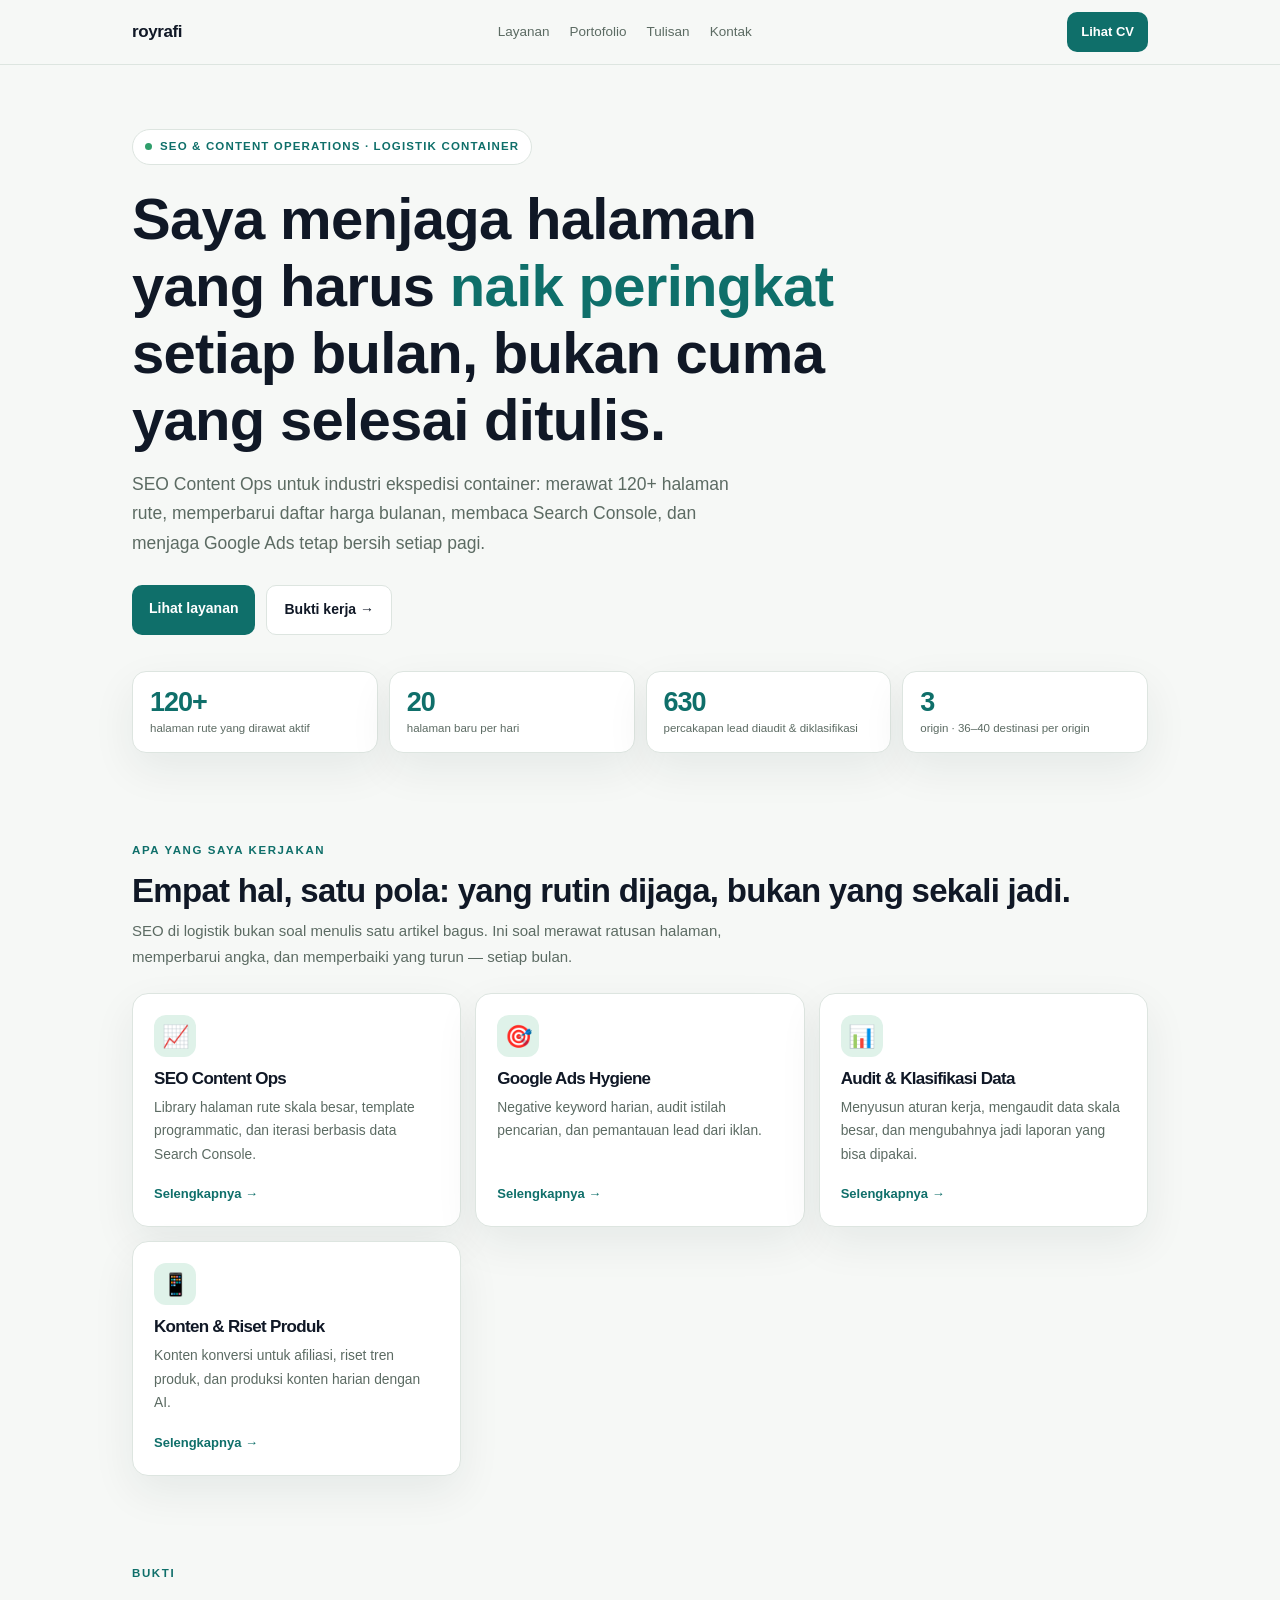
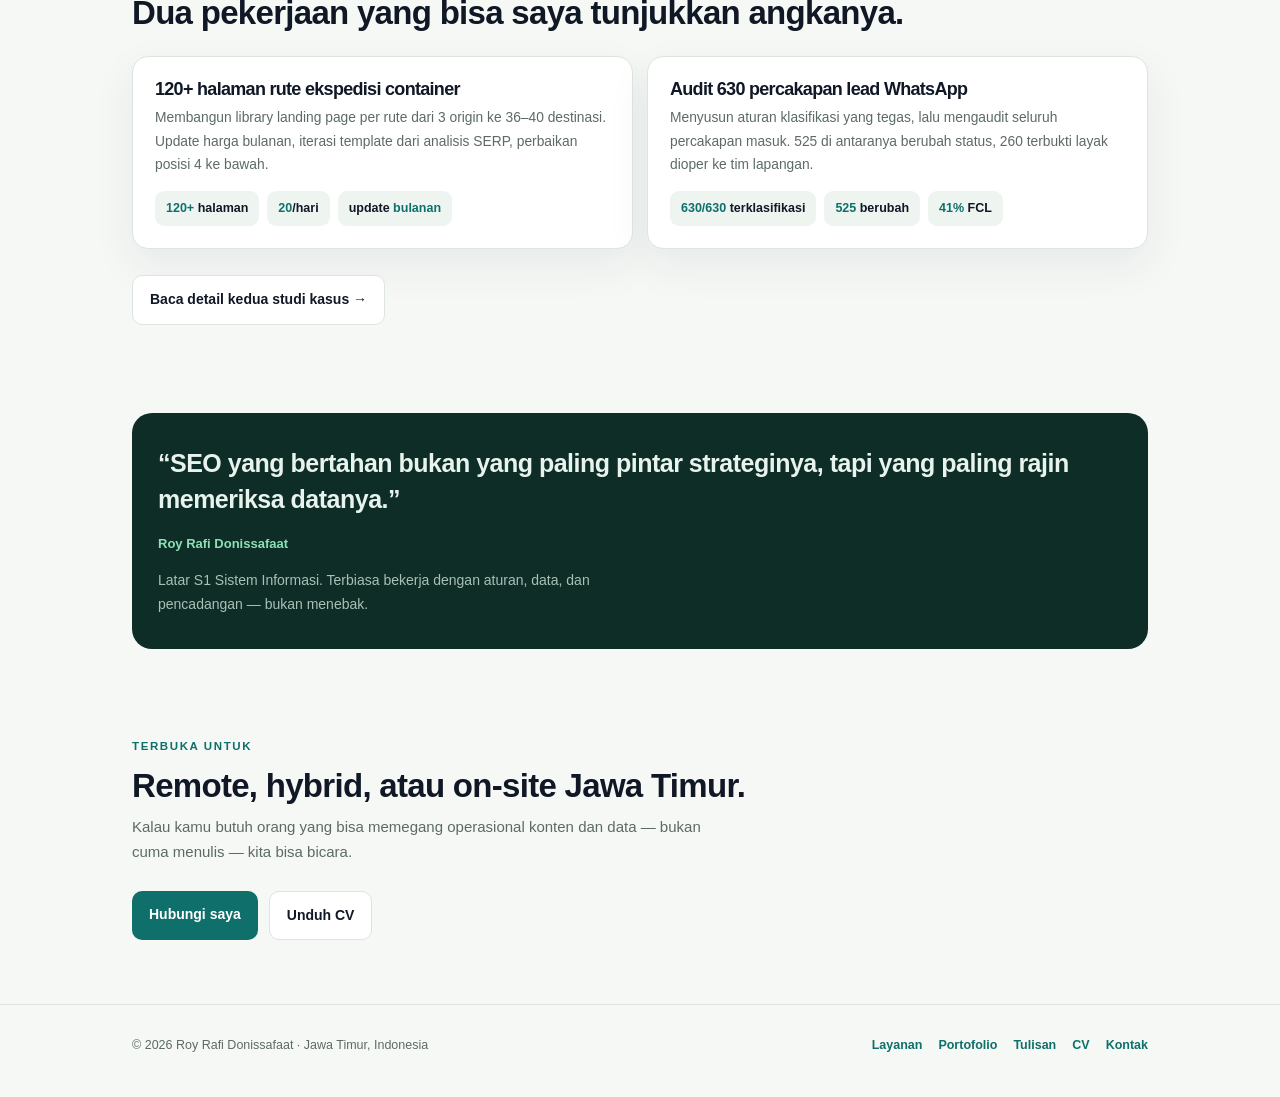
<file: index.html>
<!doctype html>
<html lang="id">
<head>
<meta charset="utf-8">
<meta name="google-site-verification" content="i33X67erIOIW4Nq4dCqGzUT3QQ4jCPdOa-MkB4kc3jU" />
<meta name="viewport" content="width=device-width, initial-scale=1">
<title>Roy Rafi Donissafaat — SEO & Content Operations Logistik</title>
<meta name="description" content="SEO Content Ops untuk industri logistik. 120+ halaman rute ekspedisi container, audit 630 percakapan lead, dan kebersihan Google Ads harian.">
<meta property="og:title" content="Roy Rafi Donissafaat — SEO & Content Operations Logistik">
<meta property="og:description" content="Merawat 120+ halaman rute, mengaudit 630 percakapan lead, menjaga Ads tetap bersih. Bukti kerja, bukan daftar skill.">
<meta property="og:type" content="website">
<meta property="og:url" content="https://royrafi.github.io/">
<meta property="og:image" content="https://royrafi.github.io/img/og-depan.png">
<meta property="og:image:width" content="1200">
<meta property="og:image:height" content="630">
<meta property="og:site_name" content="Roy Rafi Donissafaat">
<meta name="twitter:card" content="summary_large_image">
<meta name="twitter:title" content="Roy Rafi Donissafaat — SEO & Content Operations Logistik">
<meta name="twitter:description" content="120+ halaman rute, 630 lead diaudit. Bukti kerja, bukan daftar skill.">
<meta name="twitter:image" content="https://royrafi.github.io/img/og-depan.png">
<link rel="canonical" href="https://royrafi.github.io/">
<script type="application/ld+json">
{"@context":"https://schema.org","@graph":[
{"@type":"Person","@id":"https://royrafi.github.io/#roy","name":"Roy Rafi Donissafaat","jobTitle":"SEO & Content Operations Specialist","email":"royrafi.contact@gmail.com","url":"https://royrafi.github.io/","address":{"@type":"PostalAddress","addressRegion":"Jawa Timur","addressCountry":"ID"},"alumniOf":{"@type":"CollegeOrUniversity","name":"UIN Sunan Ampel Surabaya"},"hasCredential":[{"@type":"EducationalOccupationalCredential","name":"Excel Accounting (DSAREA)"},{"@type":"EducationalOccupationalCredential","name":"Sertifikasi Aplikasi Perkantoran (BNSP)"}],"knowsAbout":["SEO Content","Programmatic SEO","Google Ads","Google Search Console","Content Operations","Logistik Ekspedisi Container"],"sameAs":["https://t.me/rrrds12"]},
{"@type":"WebSite","@id":"https://royrafi.github.io/#situs","url":"https://royrafi.github.io/","name":"Roy Rafi Donissafaat","inLanguage":"id","publisher":{"@id":"https://royrafi.github.io/#roy"}},
{"@type":"ProfessionalService","@id":"https://royrafi.github.io/#jasa","name":"Roy Rafi — SEO & Content Operations","provider":{"@id":"https://royrafi.github.io/#roy"},"areaServed":"ID","description":"SEO content operations, Google Ads hygiene, audit data lead, dan konten konversi untuk industri logistik dan bisnis yang tumbuh.","hasOfferCatalog":{"@type":"OfferCatalog","name":"Layanan","itemListElement":[
{"@type":"Offer","itemOffered":{"@type":"Service","name":"SEO Content Operations"}},
{"@type":"Offer","itemOffered":{"@type":"Service","name":"Google Ads Hygiene"}},
{"@type":"Offer","itemOffered":{"@type":"Service","name":"Audit & Klasifikasi Data"}},
{"@type":"Offer","itemOffered":{"@type":"Service","name":"Konten & Riset Produk"}}]}}
]}
</script>
<style>
:root{--bg:#f6f8f6;--ink:#101826;--muted:#5c6b63;--line:#dde5e0;--card:#fff;--green:#0f6f6a;--mint:#dff2e9;--soft:#eef5f1;--shadow:0 16px 44px #102d2512}
*{box-sizing:border-box}
html{scroll-behavior:smooth;-webkit-text-size-adjust:100%}
body{margin:0;background:var(--bg);color:var(--ink);font:15.5px/1.7 -apple-system,BlinkMacSystemFont,"Segoe UI",Roboto,Arial,sans-serif}
a{color:inherit;text-decoration:none}
.wrap{max-width:1060px;margin:auto;padding:0 22px}
h1,h2,h3{letter-spacing:-.7px;line-height:1.16;margin:0}
p{margin:0}
nav.top{position:sticky;top:0;z-index:20;background:#f6f8f6ee;backdrop-filter:blur(8px);border-bottom:1px solid var(--line)}
.nav-in{display:flex;align-items:center;justify-content:space-between;gap:14px;height:64px}
.brand{font-weight:700;font-size:17px;letter-spacing:-.4px}
.brand i{font-style:normal;color:var(--green)}
.nav-links{display:flex;gap:20px;font-size:13.5px;color:var(--muted)}
.nav-links a:hover{color:var(--green)}
.btn{display:inline-block;background:var(--green);color:#fff;border:0;border-radius:10px;padding:12px 17px;font-weight:700;font-size:14px;cursor:pointer;font-family:inherit}
.btn:hover{background:#128b84}
.btn.alt{background:#fff;color:var(--ink);border:1px solid var(--line)}
.btn.alt:hover{background:var(--soft)}
.btn.sm{padding:9px 14px;font-size:13px}
.hero{padding:64px 0 44px}
.tag{display:inline-flex;align-items:center;gap:8px;background:#fff;border:1px solid var(--line);color:var(--green);font-weight:700;font-size:11.5px;letter-spacing:.1em;text-transform:uppercase;padding:7px 12px;border-radius:99px}
.tag:before{content:'';width:7px;height:7px;border-radius:50%;background:#2f9e6b}
.hero h1{font-size:clamp(33px,6.2vw,58px);margin:20px 0 16px;max-width:760px}
.hero h1 span{color:var(--green)}
.lead{color:var(--muted);font-size:17.5px;max-width:620px}
.cta{display:flex;gap:11px;margin-top:26px;flex-wrap:wrap}
.stats{display:grid;grid-template-columns:repeat(auto-fit,minmax(150px,1fr));gap:11px;margin-top:36px}
.stat{background:var(--card);border:1px solid var(--line);border-radius:14px;padding:16px 17px;box-shadow:var(--shadow)}
.stat b{display:block;font-size:27px;letter-spacing:-1px;color:var(--green);line-height:1.1}
.stat small{color:var(--muted);font-size:11.5px;line-height:1.4;display:block;margin-top:3px}
section{padding:44px 0}
.eyebrow{color:var(--green);font-weight:800;font-size:11.5px;letter-spacing:.14em;text-transform:uppercase;margin-bottom:11px}
.sec-head{margin-bottom:24px}
.sec-head h2{font-size:clamp(24px,4vw,33px)}
.sec-head p{color:var(--muted);margin-top:8px;max-width:600px;font-size:15px}
.cards{display:grid;grid-template-columns:repeat(auto-fit,minmax(250px,1fr));gap:14px}
.card{background:var(--card);border:1px solid var(--line);border-radius:16px;padding:21px;box-shadow:var(--shadow);display:flex;flex-direction:column;gap:7px;transition:.16s}
a.card:hover{transform:translateY(-3px);border-color:#9ed3c4}
.card .ico{font-size:22px;background:var(--mint);width:42px;height:42px;border-radius:12px;display:grid;place-items:center}
.card h3{font-size:17px;margin-top:5px}
.card p{color:var(--muted);font-size:13.8px}
.card .more{margin-top:auto;padding-top:10px;color:var(--green);font-weight:700;font-size:13px}
.dua{display:grid;gap:14px}
@media(min-width:800px){.dua{grid-template-columns:1fr 1fr}}
.kotak{background:var(--card);border:1px solid var(--line);border-radius:16px;padding:22px;box-shadow:var(--shadow)}
.kotak h3{font-size:18px;margin-bottom:6px}
.kotak p{color:var(--muted);font-size:13.8px;margin-bottom:14px}
.kotak .angka{display:flex;gap:8px;flex-wrap:wrap}
.chip{background:var(--soft);border-radius:9px;padding:7px 11px;font-size:12.5px;font-weight:600}
.chip b{color:var(--green)}
.kutip{background:#0f2d27;color:#e8f3ed;border-radius:20px;padding:32px 26px}
.kutip blockquote{margin:0;font-size:clamp(19px,3vw,25px);line-height:1.45;letter-spacing:-.5px;font-weight:600}
.kutip .siapa{margin-top:16px;color:#8de0b5;font-size:13px;font-weight:700}
.kutip p{color:#a9c0b5;font-size:14px;margin-top:14px;max-width:520px}
footer{padding:30px 0 40px;color:var(--muted);font-size:12.5px;border-top:1px solid var(--line);margin-top:20px}
.foot-in{display:flex;justify-content:space-between;gap:16px;flex-wrap:wrap}
.foot-links{display:flex;gap:16px;flex-wrap:wrap}
.foot-links a{color:var(--green);font-weight:600}
@media(max-width:640px){.nav-links{display:none}.hero{padding:38px 0 30px}.kotak,.kutip{padding:22px 18px}}
</style>
</head>
<body>

<nav class="top"><div class="wrap nav-in">
  <a class="brand" href="/">roy<span>rafi</span></a>
  <div class="nav-links">
    <a href="/layanan.html">Layanan</a>
    <a href="/portofolio.html">Portofolio</a>
    <a href="/tulisan/">Tulisan</a>
    <a href="/kontak.html">Kontak</a>
  </div>
  <a class="btn sm" href="/cv.html">Lihat CV</a>
</div></nav>

<main>

<header class="hero"><div class="wrap">
  <div class="tag">SEO &amp; Content Operations · Logistik Container</div>
  <h1>Saya menjaga halaman yang harus <span>naik peringkat</span> setiap bulan, bukan cuma yang selesai ditulis.</h1>
  <p class="lead">SEO Content Ops untuk industri ekspedisi container: merawat 120+ halaman rute, memperbarui daftar harga bulanan, membaca Search Console, dan menjaga Google Ads tetap bersih setiap pagi.</p>
  <div class="cta">
    <a class="btn" href="/layanan.html">Lihat layanan</a>
    <a class="btn alt" href="/portofolio.html">Bukti kerja →</a>
  </div>
  <div class="stats">
    <div class="stat"><b>120+</b><small>halaman rute yang dirawat aktif</small></div>
    <div class="stat"><b>20</b><small>halaman baru per hari</small></div>
    <div class="stat"><b>630</b><small>percakapan lead diaudit &amp; diklasifikasi</small></div>
    <div class="stat"><b>3</b><small>origin · 36–40 destinasi per origin</small></div>
  </div>
</div></header>

<section><div class="wrap">
  <div class="sec-head">
    <div class="eyebrow">Apa yang saya kerjakan</div>
    <h2>Empat hal, satu pola: yang rutin dijaga, bukan yang sekali jadi.</h2>
    <p>SEO di logistik bukan soal menulis satu artikel bagus. Ini soal merawat ratusan halaman, memperbarui angka, dan memperbaiki yang turun — setiap bulan.</p>
  </div>
  <div class="cards">
    <a class="card" href="/layanan.html#seo">
      <div class="ico">&#128200;</div>
      <h3>SEO Content Ops</h3>
      <p>Library halaman rute skala besar, template programmatic, dan iterasi berbasis data Search Console.</p>
      <div class="more">Selengkapnya →</div>
    </a>
    <a class="card" href="/layanan.html#ads">
      <div class="ico">&#127919;</div>
      <h3>Google Ads Hygiene</h3>
      <p>Negative keyword harian, audit istilah pencarian, dan pemantauan lead dari iklan.</p>
      <div class="more">Selengkapnya →</div>
    </a>
    <a class="card" href="/layanan.html#data">
      <div class="ico">&#128202;</div>
      <h3>Audit &amp; Klasifikasi Data</h3>
      <p>Menyusun aturan kerja, mengaudit data skala besar, dan mengubahnya jadi laporan yang bisa dipakai.</p>
      <div class="more">Selengkapnya →</div>
    </a>
    <a class="card" href="/layanan.html#konten">
      <div class="ico">&#128241;</div>
      <h3>Konten &amp; Riset Produk</h3>
      <p>Konten konversi untuk afiliasi, riset tren produk, dan produksi konten harian dengan AI.</p>
      <div class="more">Selengkapnya →</div>
    </a>
  </div>
</div></section>

<section><div class="wrap">
  <div class="sec-head">
    <div class="eyebrow">Bukti</div>
    <h2>Dua pekerjaan yang bisa saya tunjukkan angkanya.</h2>
  </div>
  <div class="dua">
    <div class="kotak">
      <h3>120+ halaman rute ekspedisi container</h3>
      <p>Membangun library landing page per rute dari 3 origin ke 36–40 destinasi. Update harga bulanan, iterasi template dari analisis SERP, perbaikan posisi 4 ke bawah.</p>
      <div class="angka">
        <span class="chip"><b>120+</b> halaman</span>
        <span class="chip"><b>20</b>/hari</span>
        <span class="chip">update <b>bulanan</b></span>
      </div>
    </div>
    <div class="kotak">
      <h3>Audit 630 percakapan lead WhatsApp</h3>
      <p>Menyusun aturan klasifikasi yang tegas, lalu mengaudit seluruh percakapan masuk. 525 di antaranya berubah status, 260 terbukti layak dioper ke tim lapangan.</p>
      <div class="angka">
        <span class="chip"><b>630/630</b> terklasifikasi</span>
        <span class="chip"><b>525</b> berubah</span>
        <span class="chip"><b>41%</b> FCL</span>
      </div>
    </div>
  </div>
  <div class="cta"><a class="btn alt" href="/portofolio.html">Baca detail kedua studi kasus →</a></div>
</div></section>

<section><div class="wrap">
  <div class="kutip">
    <blockquote>&ldquo;SEO yang bertahan bukan yang paling pintar strateginya, tapi yang paling rajin memeriksa datanya.&rdquo;</blockquote>
    <div class="siapa">Roy Rafi Donissafaat</div>
    <p>Latar S1 Sistem Informasi. Terbiasa bekerja dengan aturan, data, dan pencadangan — bukan menebak.</p>
  </div>
</div></section>

<section><div class="wrap">
  <div class="sec-head">
    <div class="eyebrow">Terbuka untuk</div>
    <h2>Remote, hybrid, atau on-site Jawa Timur.</h2>
    <p>Kalau kamu butuh orang yang bisa memegang operasional konten dan data — bukan cuma menulis — kita bisa bicara.</p>
  </div>
  <div class="cta">
    <a class="btn" href="/kontak.html">Hubungi saya</a>
    <a class="btn alt" href="/cv.html">Unduh CV</a>
  </div>
</div></section>

</main>

<footer><div class="wrap foot-in">
  <div>&copy; 2026 Roy Rafi Donissafaat · Jawa Timur, Indonesia</div>
  <div class="foot-links">
    <a href="/layanan.html">Layanan</a>
    <a href="/portofolio.html">Portofolio</a>
    <a href="/tulisan/">Tulisan</a>
    <a href="/cv.html">CV</a>
    <a href="/kontak.html">Kontak</a>
  </div>
</div></footer>

</body>
</html>
</file>
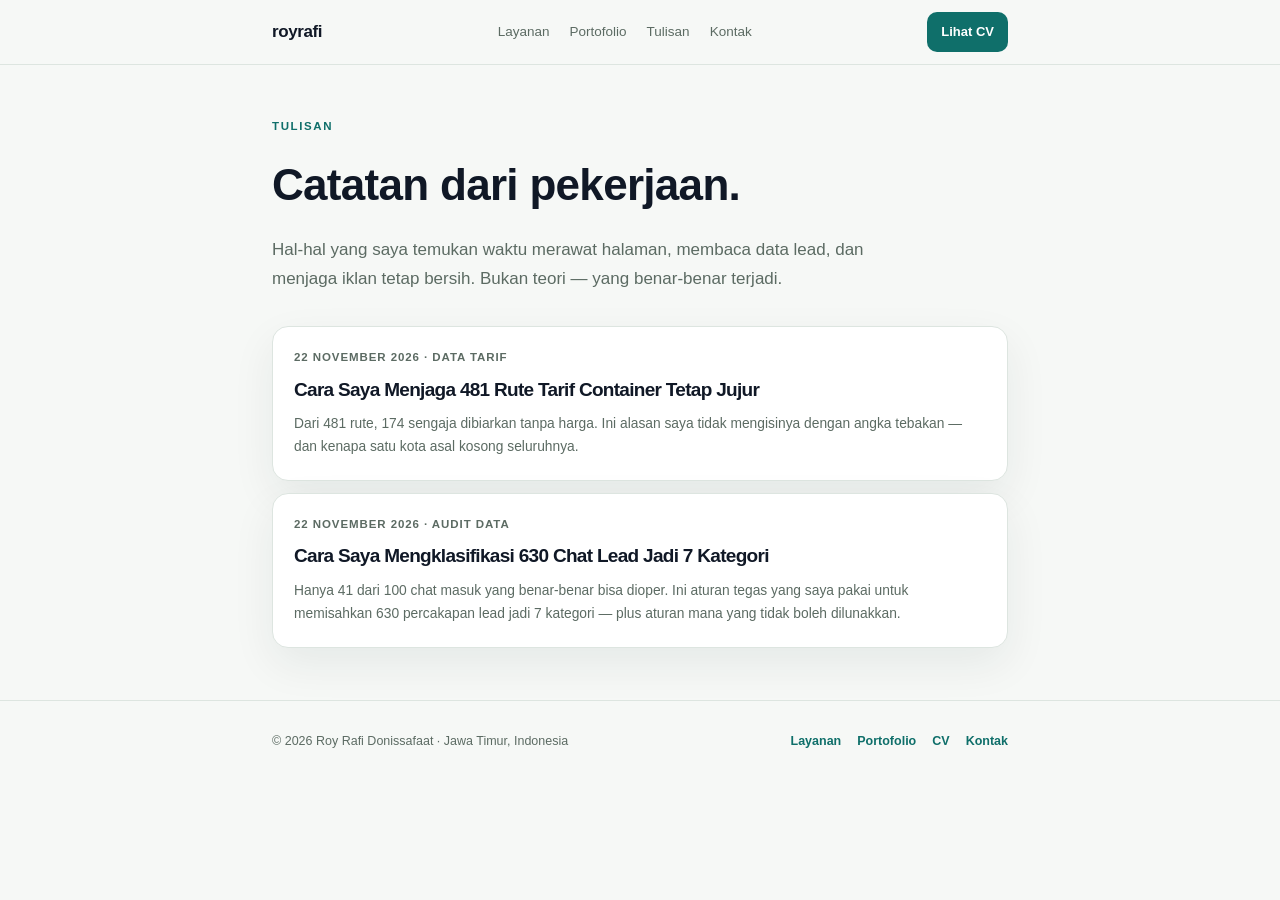
<file: tulisan/index.html>
<!doctype html>
<html lang="id">
<head>
<meta charset="utf-8">
<meta name="viewport" content="width=device-width, initial-scale=1">
<title>Tulisan — Roy Rafi Donissafaat</title>
<meta name="description" content="Catatan kerja tentang SEO, operasional konten, data lead, dan industri logistik container.">
<meta property="og:type" content="website">
<meta property="og:url" content="https://royrafi.github.io/tulisan/">
<meta property="og:title" content="Tulisan — Roy Rafi Donissafaat">
<meta property="og:image" content="https://royrafi.github.io/img/og-depan.png">
<meta name="twitter:card" content="summary_large_image">
<link rel="canonical" href="https://royrafi.github.io/tulisan/">
<style>
:root{--bg:#f6f8f6;--ink:#101826;--muted:#5c6b63;--line:#dde5e0;--card:#fff;--green:#0f6f6a;--mint:#dff2e9;--soft:#eef5f1;--shadow:0 16px 44px #102d2512}
*{box-sizing:border-box}body{margin:0;background:var(--bg);color:var(--ink);font:15.5px/1.7 -apple-system,BlinkMacSystemFont,"Segoe UI",Roboto,Arial,sans-serif}
a{color:inherit;text-decoration:none}p{margin:0}h1,h2{letter-spacing:-.7px;margin:0}
.wrap{max-width:780px;margin:auto;padding:0 22px}
nav.top{position:sticky;top:0;z-index:20;background:#f6f8f6ee;backdrop-filter:blur(8px);border-bottom:1px solid var(--line)}
.nav-in{display:flex;align-items:center;justify-content:space-between;gap:14px;height:64px}
.brand{font-weight:700;font-size:17px;letter-spacing:-.4px}.brand i{font-style:normal;color:var(--green)}
.nav-links{display:flex;gap:20px;font-size:13.5px;color:var(--muted)}.nav-links a:hover{color:var(--green)}
.btn{display:inline-block;background:var(--green);color:#fff;border-radius:10px;padding:12px 17px;font-weight:700;font-size:14px}
.btn.sm{padding:9px 14px;font-size:13px}
.kepala{padding:52px 0 26px}
.eyebrow{color:var(--green);font-weight:800;font-size:11.5px;letter-spacing:.14em;text-transform:uppercase;margin-bottom:11px}
.kepala h1{font-size:clamp(29px,5.4vw,44px);margin-bottom:14px}
.kepala p{color:var(--muted);font-size:17px;max-width:600px}
section{padding:6px 0 40px}
.item{display:block;background:var(--card);border:1px solid var(--line);border-radius:16px;padding:21px;margin-bottom:12px;box-shadow:var(--shadow);transition:.16s}
a.item:hover{transform:translateY(-2px);border-color:#9ed3c4}
.item .tgl{font-size:11.5px;letter-spacing:.08em;text-transform:uppercase;color:var(--muted);font-weight:700}
.item h2{font-size:19px;margin:6px 0 6px}
.item p{color:var(--muted);font-size:13.8px}
.kosong{background:var(--card);border:1px dashed #cfdcd5;border-radius:16px;padding:34px 22px;text-align:center}
.kosong h2{font-size:19px;margin-bottom:8px}
.kosong p{color:var(--muted);font-size:14px;max-width:440px;margin:0 auto 16px}
footer{padding:30px 0 40px;color:var(--muted);font-size:12.5px;border-top:1px solid var(--line)}
.foot-in{display:flex;justify-content:space-between;gap:16px;flex-wrap:wrap}
.foot-links{display:flex;gap:16px;flex-wrap:wrap}.foot-links a{color:var(--green);font-weight:600}
@media(max-width:640px){.nav-links{display:none}}
</style>
</head>
<body>
<nav class="top"><div class="wrap nav-in">
  <a class="brand" href="/">roy<span>rafi</span></a>
  <div class="nav-links">
    <a href="/layanan.html">Layanan</a>
    <a href="/portofolio.html">Portofolio</a>
    <a href="/tulisan/">Tulisan</a>
    <a href="/kontak.html">Kontak</a>
  </div>
  <a class="btn sm" href="/cv.html">Lihat CV</a>
</div></nav>
<main>
<header class="kepala"><div class="wrap">
  <div class="eyebrow">Tulisan</div>
  <h1>Catatan dari pekerjaan.</h1>
  <p>Hal-hal yang saya temukan waktu merawat halaman, membaca data lead, dan menjaga iklan tetap bersih. Bukan teori — yang benar-benar terjadi.</p>
</div></header>
<section><div class="wrap">
<a class="item" href="/tulisan/tarif-481-rute-container.html">
  <div class="tgl">22 November 2026 &middot; Data tarif</div>
  <h2>Cara Saya Menjaga 481 Rute Tarif Container Tetap Jujur</h2>
  <p>Dari 481 rute, 174 sengaja dibiarkan tanpa harga. Ini alasan saya tidak mengisinya dengan angka tebakan — dan kenapa satu kota asal kosong seluruhnya.</p>
</a>
<a class="item" href="/tulisan/klasifikasi-630-chat-lead.html">
  <div class="tgl">22 November 2026 &middot; Audit data</div>
  <h2>Cara Saya Mengklasifikasi 630 Chat Lead Jadi 7 Kategori</h2>
  <p>Hanya 41 dari 100 chat masuk yang benar-benar bisa dioper. Ini aturan tegas yang saya pakai untuk memisahkan 630 percakapan lead jadi 7 kategori — plus aturan mana yang tidak boleh dilunakkan.</p>
</a></section>
</main>
<footer><div class="wrap foot-in">
  <div>&copy; 2026 Roy Rafi Donissafaat · Jawa Timur, Indonesia</div>
  <div class="foot-links">
    <a href="/layanan.html">Layanan</a>
    <a href="/portofolio.html">Portofolio</a>
    <a href="/cv.html">CV</a>
    <a href="/kontak.html">Kontak</a>
  </div>
</div></footer>
</body>
</html>
</file>
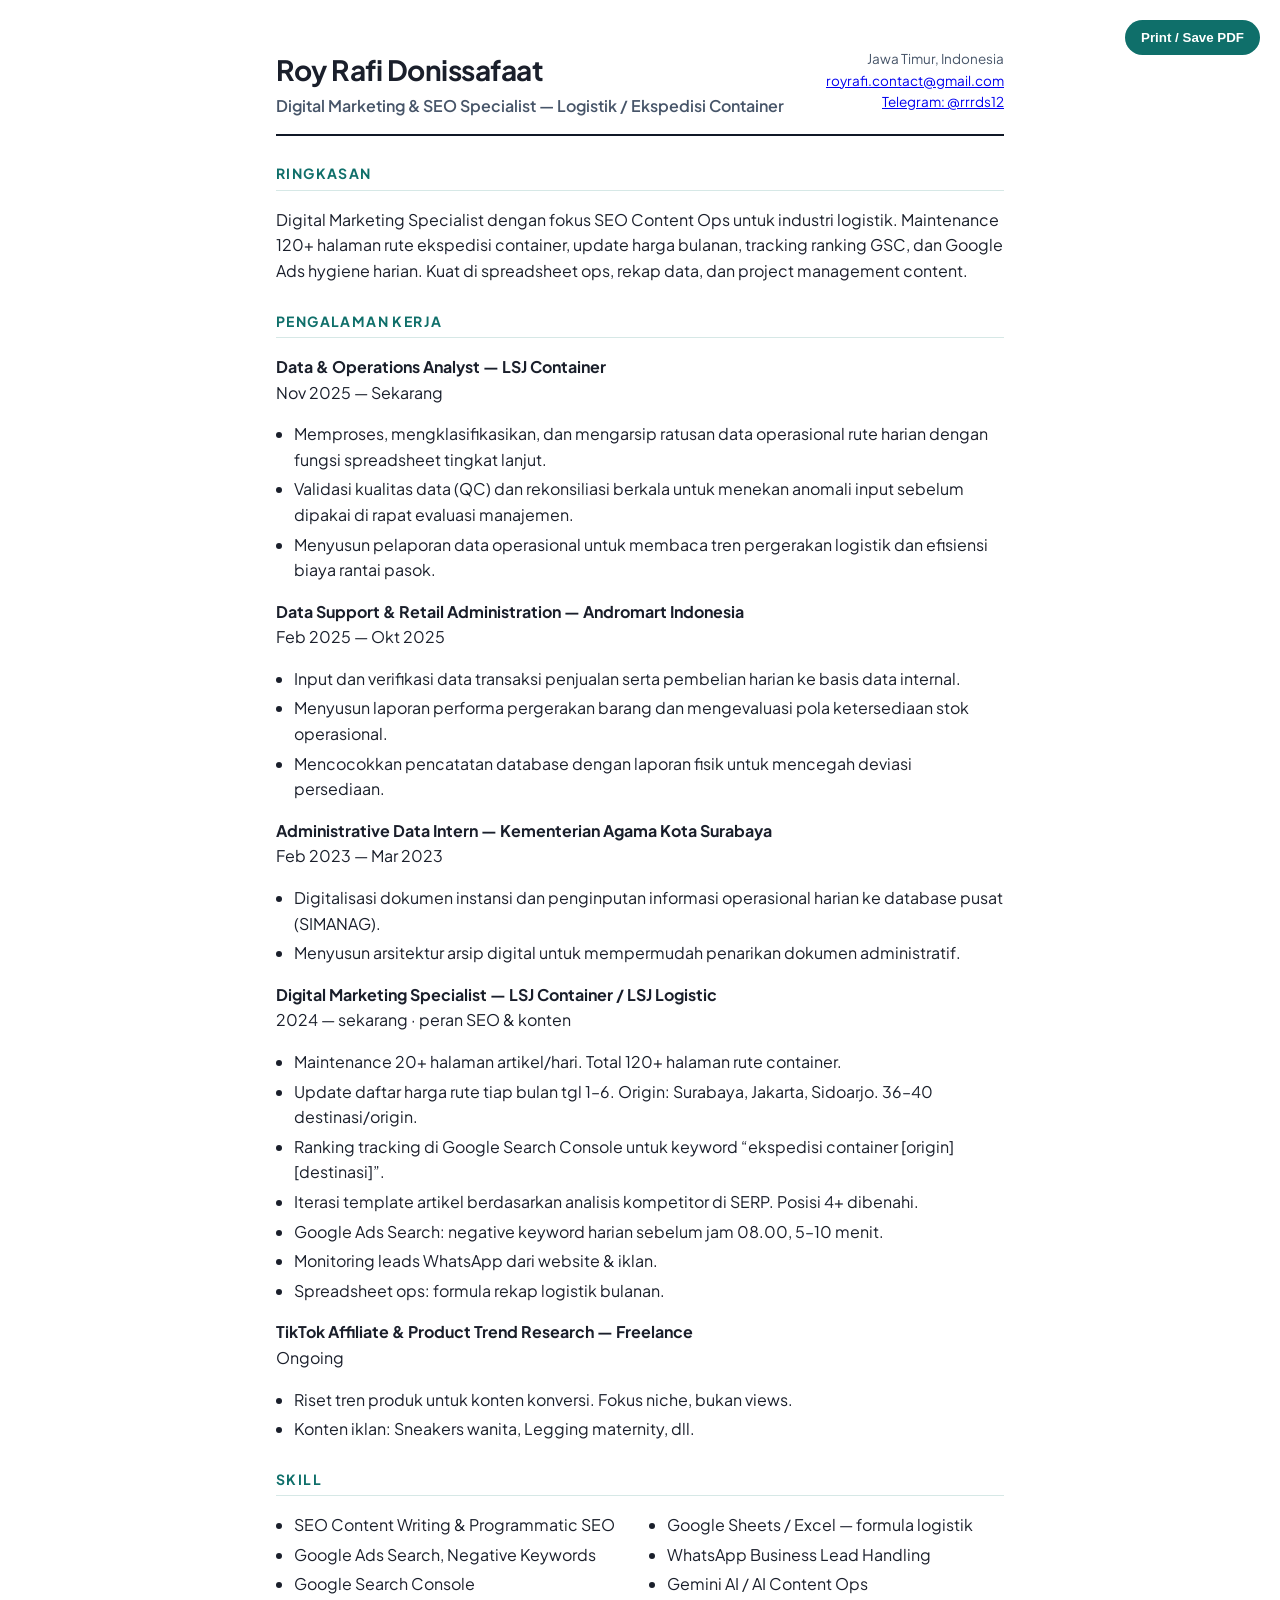
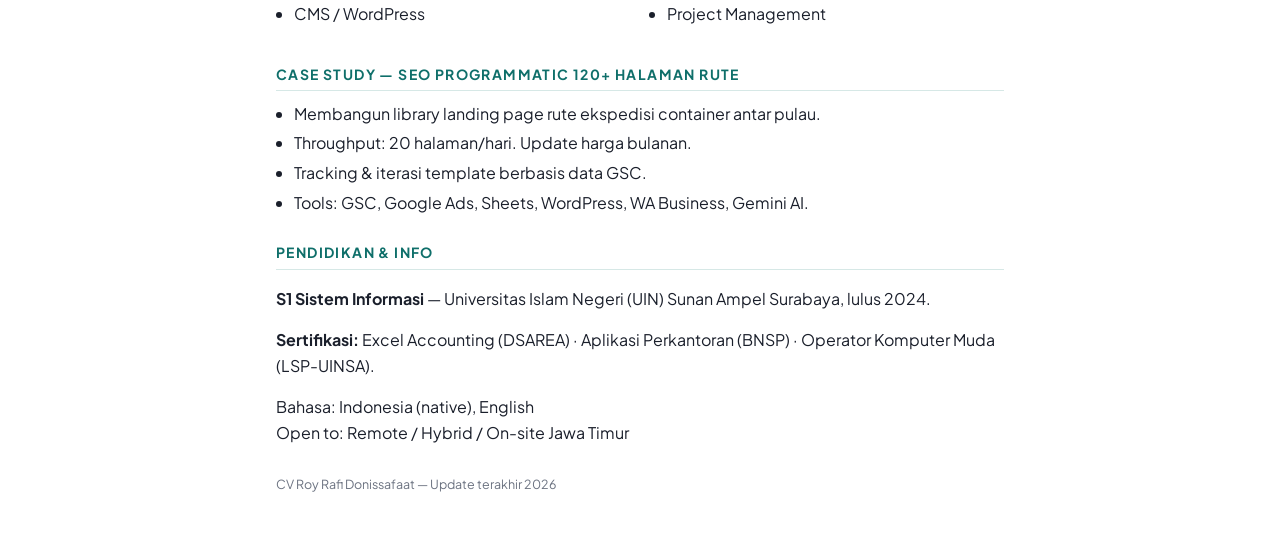
<file: cv.html>
<!DOCTYPE html>
<html lang="id">
<head>
<meta charset="utf-8">
<title>CV — Roy Rafi Donissafaat</title>
<meta name="description" content="CV Roy Rafi Donissafaat: Digital Marketing & SEO Specialist logistik. SEO programmatic 120+ halaman rute, Google Ads, dan audit lead.">
<meta name="author" content="Roy Rafi Donissafaat">
<meta property="og:type" content="profile">
<meta property="og:url" content="https://royrafi.github.io/cv.html">
<meta property="og:title" content="CV Roy Rafi Donissafaat — SEO Specialist Logistik & Ekspedisi Container">
<meta property="og:description" content="CV Roy Rafi Donissafaat: Digital Marketing & SEO Specialist logistik. SEO programmatic 120+ halaman rute, Google Ads, dan audit lead.">
<meta property="og:image" content="https://royrafi.github.io/img/og-depan.png">
<meta name="twitter:card" content="summary_large_image">
<link rel="canonical" href="https://royrafi.github.io/cv.html">
<script type="application/ld+json">
{"@context":"https://schema.org","@type":"Person","name":"Roy Rafi Donissafaat",
"jobTitle":"Digital Marketing & SEO Specialist","url":"https://royrafi.github.io/",
"description":"SEO Content Ops untuk industri logistik. 120+ halaman rute ekspedisi container, audit 630 percakapan lead, Google Ads hygiene.",
"knowsAbout":["SEO Programmatic","Google Ads","Content Operations","Data Audit","Logistik & Ekspedisi Container"],
"image":"https://royrafi.github.io/img/og-depan.png"}
</script>
<meta name="viewport" content="width=device-width, initial-scale=1">
<link href="https://fonts.googleapis.com/css2?family=Plus+Jakarta+Sans:wght@500;700;800&display=swap" rel="stylesheet">
<style>
*{box-sizing:border-box} body{font-family:'Plus Jakarta Sans',Inter,Arial,sans-serif;color:#1a1f2b;margin:0;background:#fff;line-height:1.6}
.page{max-width:800px;margin:0 auto;padding:48px 36px}
h1{font-size:28px;margin:0;letter-spacing:-.5px}
h2{font-size:14px;text-transform:uppercase;letter-spacing:.1em;color:#0f6f6a;border-bottom:1.5px solid #d6e8e6;padding-bottom:5px;margin:26px 0 10px}
.header{display:flex;justify-content:space-between;align-items:flex-start;flex-wrap:wrap;gap:12px;border-bottom:2px solid #101826;padding-bottom:16px;margin-bottom:10px}
.role{color:#475569;font-weight:600}
.contact{font-size:13.5px;color:#475569;text-align:right}
ul{margin:6px 0;padding-left:18px}
li{margin-bottom:4px}
.grid{display:grid;grid-template-columns:1fr 1fr;gap:18px}
@media print{ .no-print{display:none} body{font-size:12.5px} .page{padding:0} }
.btn-print{position:fixed;right:20px;top:20px;background:#0f6f6a;color:#fff;border:none;padding:10px 16px;border-radius:999px;font-weight:700;cursor:pointer}
</style>
</head>
<body>
<button class="btn-print no-print" onclick="window.print()">Print / Save PDF</button>
<div class="page">
  <div class="header">
    <div>
      <h1>Roy Rafi Donissafaat</h1>
      <div class="role">Digital Marketing & SEO Specialist — Logistik / Ekspedisi Container</div>
    </div>
    <div class="contact">
      Jawa Timur, Indonesia<br>
<a href="mailto:royrafi.contact@gmail.com">
  royrafi.contact@gmail.com
</a><br>
<a href="https://t.me/rrrds12" target="_blank" rel="noopener">
  Telegram: @rrrds12
</a>
    </div>
  </div>

  <h2>Ringkasan</h2>
  <p>Digital Marketing Specialist dengan fokus SEO Content Ops untuk industri logistik. Maintenance 120+ halaman rute ekspedisi container, update harga bulanan, tracking ranking GSC, dan Google Ads hygiene harian. Kuat di spreadsheet ops, rekap data, dan project management content.</p>

  <h2>Pengalaman Kerja</h2>
  <p><b>Data &amp; Operations Analyst — LSJ Container</b><br>Nov 2025 — Sekarang</p>
  <ul>
    <li>Memproses, mengklasifikasikan, dan mengarsip ratusan data operasional rute harian dengan fungsi spreadsheet tingkat lanjut.</li>
    <li>Validasi kualitas data (QC) dan rekonsiliasi berkala untuk menekan anomali input sebelum dipakai di rapat evaluasi manajemen.</li>
    <li>Menyusun pelaporan data operasional untuk membaca tren pergerakan logistik dan efisiensi biaya rantai pasok.</li>
  </ul>

  <p><b>Data Support &amp; Retail Administration — Andromart Indonesia</b><br>Feb 2025 — Okt 2025</p>
  <ul>
    <li>Input dan verifikasi data transaksi penjualan serta pembelian harian ke basis data internal.</li>
    <li>Menyusun laporan performa pergerakan barang dan mengevaluasi pola ketersediaan stok operasional.</li>
    <li>Mencocokkan pencatatan database dengan laporan fisik untuk mencegah deviasi persediaan.</li>
  </ul>

  <p><b>Administrative Data Intern — Kementerian Agama Kota Surabaya</b><br>Feb 2023 — Mar 2023</p>
  <ul>
    <li>Digitalisasi dokumen instansi dan penginputan informasi operasional harian ke database pusat (SIMANAG).</li>
    <li>Menyusun arsitektur arsip digital untuk mempermudah penarikan dokumen administratif.</li>
  </ul>

  <p><b>Digital Marketing Specialist — LSJ Container / LSJ Logistic</b><br>2024 — sekarang · peran SEO &amp; konten</p>
  <ul>
    <li>Maintenance 20+ halaman artikel/hari. Total 120+ halaman rute container.</li>
    <li>Update daftar harga rute tiap bulan tgl 1–6. Origin: Surabaya, Jakarta, Sidoarjo. 36–40 destinasi/origin.</li>
    <li>Ranking tracking di Google Search Console untuk keyword “ekspedisi container [origin] [destinasi]”.</li>
    <li>Iterasi template artikel berdasarkan analisis kompetitor di SERP. Posisi 4+ dibenahi.</li>
    <li>Google Ads Search: negative keyword harian sebelum jam 08.00, 5–10 menit.</li>
    <li>Monitoring leads WhatsApp dari website & iklan.</li>
    <li>Spreadsheet ops: formula rekap logistik bulanan.</li>
  </ul>

  <p><b>TikTok Affiliate & Product Trend Research — Freelance</b><br>Ongoing</p>
  <ul>
    <li>Riset tren produk untuk konten konversi. Fokus niche, bukan views.</li>
    <li>Konten iklan: Sneakers wanita, Legging maternity, dll.</li>
  </ul>

  <h2>Skill</h2>
  <div class="grid">
    <ul>
      <li>SEO Content Writing & Programmatic SEO</li>
      <li>Google Ads Search, Negative Keywords</li>
      <li>Google Search Console</li>
      <li>CMS / WordPress</li>
    </ul>
    <ul>
      <li>Google Sheets / Excel — formula logistik</li>
      <li>WhatsApp Business Lead Handling</li>
      <li>Gemini AI / AI Content Ops</li>
      <li>Project Management</li>
    </ul>
  </div>

  <h2>Case Study — SEO Programmatic 120+ Halaman Rute</h2>
  <ul>
    <li>Membangun library landing page rute ekspedisi container antar pulau.</li>
    <li>Throughput: 20 halaman/hari. Update harga bulanan.</li>
    <li>Tracking & iterasi template berbasis data GSC.</li>
    <li>Tools: GSC, Google Ads, Sheets, WordPress, WA Business, Gemini AI.</li>
  </ul>

  <h2>Pendidikan & Info</h2>
  <p><b>S1 Sistem Informasi</b> — Universitas Islam Negeri (UIN) Sunan Ampel Surabaya, lulus 2024.</p>
  <p style="margin-top:6px"><b>Sertifikasi:</b> Excel Accounting (DSAREA) · Aplikasi Perkantoran (BNSP) · Operator Komputer Muda (LSP-UINSA).</p>
  <p style="margin-top:6px">
  Bahasa: Indonesia (native), English<br>
  Open to: Remote / Hybrid / On-site Jawa Timur</p>

<p style="margin-top:28px;color:#6b7280;font-size:12.5px">
  CV Roy Rafi Donissafaat — Update terakhir 2026
</p>
</div>
</html>
</file>
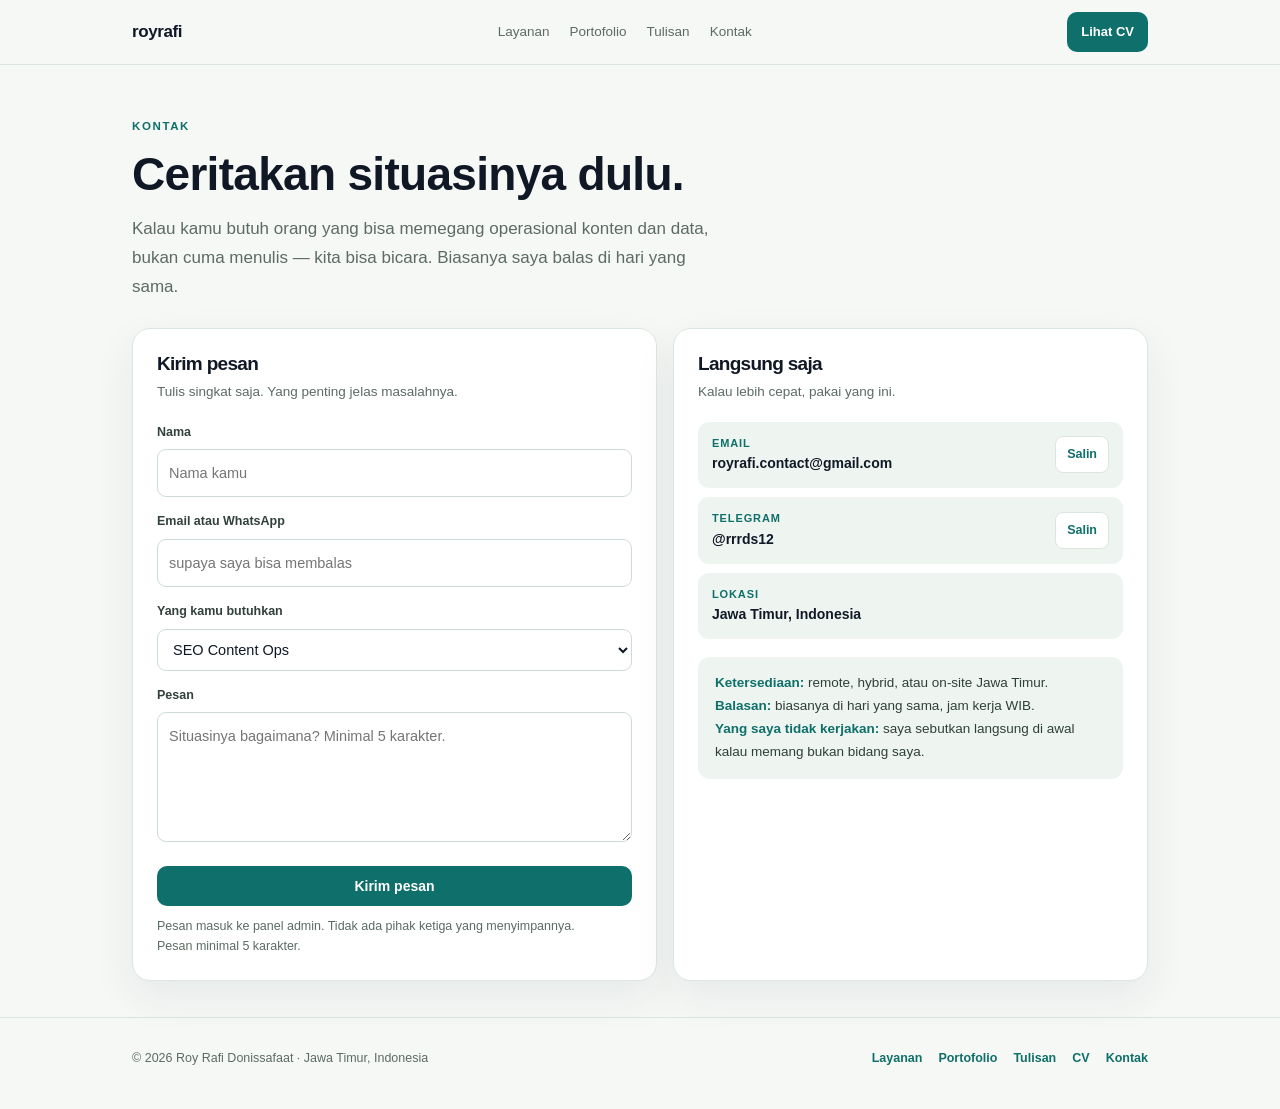
<file: kontak.html>
<!doctype html>
<html lang="id">
<head>
<meta charset="utf-8">
<meta name="viewport" content="width=device-width, initial-scale=1">
<title>Kontak — Roy Rafi Donissafaat</title>
<meta name="description" content="Hubungi Roy Rafi Donissafaat untuk pekerjaan SEO content ops, Google Ads, audit data, atau konten konversi. Terbuka untuk remote, hybrid, dan on-site Jawa Timur.">
<meta property="og:type" content="website">
<meta property="og:url" content="https://royrafi.github.io/kontak.html">
<meta property="og:title" content="Kontak — Roy Rafi Donissafaat">
<meta property="og:image" content="https://royrafi.github.io/img/og-depan.png">
<meta name="twitter:card" content="summary_large_image">
<link rel="canonical" href="https://royrafi.github.io/kontak.html">
<style>
:root{--bg:#f6f8f6;--ink:#101826;--muted:#5c6b63;--line:#dde5e0;--card:#fff;--green:#0f6f6a;--mint:#dff2e9;--soft:#eef5f1;--shadow:0 16px 44px #102d2512}
*{box-sizing:border-box}
html{scroll-behavior:smooth;-webkit-text-size-adjust:100%}
body{margin:0;background:var(--bg);color:var(--ink);font:15.5px/1.7 -apple-system,BlinkMacSystemFont,"Segoe UI",Roboto,Arial,sans-serif}
a{color:inherit;text-decoration:none}
.wrap{max-width:1060px;margin:auto;padding:0 22px}
h1,h2,h3{letter-spacing:-.7px;line-height:1.16;margin:0}
p{margin:0}
nav.top{position:sticky;top:0;z-index:20;background:#f6f8f6ee;backdrop-filter:blur(8px);border-bottom:1px solid var(--line)}
.nav-in{display:flex;align-items:center;justify-content:space-between;gap:14px;height:64px}
.brand{font-weight:700;font-size:17px;letter-spacing:-.4px}
.brand i{font-style:normal;color:var(--green)}
.nav-links{display:flex;gap:20px;font-size:13.5px;color:var(--muted)}
.nav-links a:hover{color:var(--green)}
.btn{display:inline-block;background:var(--green);color:#fff;border:0;border-radius:10px;padding:12px 17px;font-weight:700;font-size:14px;cursor:pointer;font-family:inherit}
.btn:hover{background:#128b84}
.btn.alt{background:#fff;color:var(--ink);border:1px solid var(--line)}
.btn.alt:hover{background:var(--soft)}
.btn.sm{padding:9px 14px;font-size:13px}
.kepala{padding:52px 0 26px}
.eyebrow{color:var(--green);font-weight:800;font-size:11.5px;letter-spacing:.14em;text-transform:uppercase;margin-bottom:11px}
.kepala h1{font-size:clamp(29px,5.4vw,46px);max-width:720px;margin-bottom:14px}
.kepala p{color:var(--muted);font-size:17px;max-width:600px}
.dua{display:grid;gap:16px}
@media(min-width:840px){.dua{grid-template-columns:1.05fr .95fr}}
.kartu{background:var(--card);border:1px solid var(--line);border-radius:18px;padding:24px;box-shadow:var(--shadow)}
.kartu h2{font-size:19px;margin-bottom:6px}
.kartu .sub{color:var(--muted);font-size:13.5px;margin-bottom:18px}
label{display:block;font-size:12.5px;font-weight:700;margin:14px 0 6px;color:#33413b}
input,textarea,select{width:100%;font:inherit;font-size:14.5px;padding:11px;border:1px solid #cfdcd5;border-radius:9px;background:#fff;color:inherit}
input:focus,textarea:focus,select:focus{outline:2px solid #9ed3c4;outline-offset:0}
textarea{min-height:130px;resize:vertical}
.hp{position:absolute;left:-9999px;opacity:0}
.petunjuk{font-size:12.5px;color:var(--muted);margin-top:10px;line-height:1.6}
.salin{display:flex;align-items:center;justify-content:space-between;gap:10px;background:var(--soft);border-radius:11px;padding:12px 14px;margin-bottom:9px;flex-wrap:wrap}
.salin .isi{min-width:0}
.salin .lbl{font-size:11px;font-weight:800;letter-spacing:.08em;text-transform:uppercase;color:var(--green)}
.salin .nil{font-size:14px;font-weight:600;word-break:break-all}
.btn-salin{background:#fff;border:1px solid var(--line);border-radius:8px;padding:7px 11px;font:inherit;font-size:12.5px;font-weight:700;cursor:pointer;color:var(--green);white-space:nowrap}
.btn-salin:hover{background:var(--mint)}
.info{background:var(--soft);border-radius:12px;padding:15px 17px;margin-top:18px;font-size:13.5px;color:#2f3f39}
.info b{color:var(--green)}
.kosong-wadah{border:2px dashed #cfdcd5;border-radius:12px;padding:22px;text-align:center;color:var(--muted);font-size:13.5px;margin-top:8px}
footer{padding:30px 0 40px;color:var(--muted);font-size:12.5px;border-top:1px solid var(--line);margin-top:36px}
.foot-in{display:flex;justify-content:space-between;gap:16px;flex-wrap:wrap}
.foot-links{display:flex;gap:16px;flex-wrap:wrap}
.foot-links a{color:var(--green);font-weight:600}
@media(max-width:640px){.nav-links{display:none}.kartu{padding:20px 17px;border-radius:15px}}
</style>
</head>
<body>

<nav class="top"><div class="wrap nav-in">
  <a class="brand" href="/">roy<span>rafi</span></a>
  <div class="nav-links">
    <a href="/layanan.html">Layanan</a>
    <a href="/portofolio.html">Portofolio</a>
    <a href="/tulisan/">Tulisan</a>
    <a href="/kontak.html">Kontak</a>
  </div>
  <a class="btn sm" href="/cv.html">Lihat CV</a>
</div></nav>

<main>

<header class="kepala"><div class="wrap">
  <div class="eyebrow">Kontak</div>
  <h1>Ceritakan situasinya dulu.</h1>
  <p>Kalau kamu butuh orang yang bisa memegang operasional konten dan data, bukan cuma menulis — kita bisa bicara. Biasanya saya balas di hari yang sama.</p>
</div></header>

<section><div class="wrap">
  <div class="dua">

    <div class="kartu">
      <h2>Kirim pesan</h2>
      <div class="sub">Tulis singkat saja. Yang penting jelas masalahnya.</div>

      <form id="form" method="post">
        <label for="nama">Nama</label>
        <input id="nama" name="nama" type="text" required minlength="2" placeholder="Nama kamu">
        <label for="email">Email atau WhatsApp</label>
        <input id="email" name="email" type="text" required minlength="5" placeholder="supaya saya bisa membalas">
        <label for="topik">Yang kamu butuhkan</label>
        <select id="topik" name="topik">
          <option>SEO Content Ops</option>
          <option>Google Ads Hygiene</option>
          <option>Audit &amp; klasifikasi data</option>
          <option>Konten &amp; riset produk</option>
          <option>Posisi kerja / rekrutmen</option>
          <option>Lainnya</option>
        </select>
        <label for="pesan">Pesan</label>
        <textarea id="pesan" name="pesan" required minlength="5" placeholder="Situasinya bagaimana? Minimal 5 karakter."></textarea>
        <input class="hp" type="text" name="website" tabindex="-1" autocomplete="off">
        <button class="btn" id="tombol-kirim" type="submit" style="margin-top:16px;width:100%">Kirim pesan</button>
        <div id="hasil" style="display:none;margin-top:10px;font-size:13.5px;padding:11px 13px;border-radius:9px"></div>
        <div class="petunjuk">Pesan masuk ke panel admin. Tidak ada pihak ketiga yang menyimpannya.<br>Pesan minimal 5 karakter.</div>
      </form>
    </div>

    <div class="kartu">
      <h2>Langsung saja</h2>
      <div class="sub">Kalau lebih cepat, pakai yang ini.</div>

      <div class="salin">
        <div class="isi"><div class="lbl">Email</div><div class="nil">royrafi.contact@gmail.com</div></div>
        <button class="btn-salin" onclick="salin(this,'royrafi.contact@gmail.com')">Salin</button>
      </div>

      <div class="salin">
        <div class="isi"><div class="lbl">Telegram</div><div class="nil">@rrrds12</div></div>
        <button class="btn-salin" onclick="salin(this,'@rrrds12')">Salin</button>
      </div>

      <div class="salin">
        <div class="isi"><div class="lbl">Lokasi</div><div class="nil">Jawa Timur, Indonesia</div></div>
      </div>

      <div class="info">
        <b>Ketersediaan:</b> remote, hybrid, atau on-site Jawa Timur.<br>
        <b>Balasan:</b> biasanya di hari yang sama, jam kerja WIB.<br>
        <b>Yang saya tidak kerjakan:</b> saya sebutkan langsung di awal kalau memang bukan bidang saya.
      </div>
    </div>

  </div>
</div></section>

</main>

<footer><div class="wrap foot-in">
  <div>&copy; 2026 Roy Rafi Donissafaat · Jawa Timur, Indonesia</div>
  <div class="foot-links">
    <a href="/layanan.html">Layanan</a>
    <a href="/portofolio.html">Portofolio</a>
    <a href="/tulisan/">Tulisan</a>
    <a href="/cv.html">CV</a>
    <a href="/kontak.html">Kontak</a>
  </div>
</div></footer>

<script>
function salin(btn, teks){
  var tulis = function(){
    btn.textContent = 'Tersalin';
    setTimeout(function(){ btn.textContent = 'Salin'; }, 1600);
  };
  if (navigator.clipboard && navigator.clipboard.writeText) {
    navigator.clipboard.writeText(teks).then(tulis, function(){ cadangan(teks, tulis); });
  } else {
    cadangan(teks, tulis);
  }
}
function cadangan(teks, cb){
  var t = document.createElement('textarea');
  t.value = teks; document.body.appendChild(t); t.select();
  try { document.execCommand('copy'); cb(); } catch(e) {}
  document.body.removeChild(t);
}
var form = document.getElementById('form');
var tombol = document.getElementById('tombol-kirim');
var hasil = document.getElementById('hasil');

function kabar(teks, warna, latar){
  hasil.textContent = teks;
  hasil.style.display = 'block';
  hasil.style.color = warna;
  hasil.style.background = latar;
}

form.addEventListener('submit', function(e){
  e.preventDefault();          // baru di sini: browser sudah memeriksa isian wajib
  if (!form.checkValidity()) { form.reportValidity(); return; }

  var data = new URLSearchParams(new FormData(form));
  tombol.disabled = true;
  tombol.textContent = 'Mengirim…';

  fetch('https://roy8n.duckdns.org/pesan/kirim', {
    method: 'POST',
    body: data,
    headers: {'Content-Type': 'application/x-www-form-urlencoded'}
  })
  .then(function(r){ return r.json().then(function(d){ return {kode:r.status, d:d}; }); })
  .then(function(x){
    if (x.d && x.d.ok) {
      form.innerHTML = '<div style="text-align:center;padding:14px 0">'
        + '<div style="font-size:34px;line-height:1">&#9989;</div>'
        + '<h3 style="margin:8px 0 6px;font-size:18px">Pesan terkirim</h3>'
        + '<p style="color:#5c6b63;font-size:14px;margin:0">Saya balas ke kontak yang kamu tulis. Terima kasih.</p></div>';
      return;
    }
    var pesan = (x.d && x.d.pesan) ? x.d.pesan : 'Gagal mengirim.';
    if (x.kode === 429) pesan = 'Terlalu sering mengirim. Coba lagi satu jam lagi.';
    kabar(pesan, '#b42318', '#fdecea');
    var bidang = x.d && x.d.bidang;
    if (bidang) {
      var el = document.getElementById(bidang);
      if (el) { el.focus(); el.style.borderColor = '#b42318'; el.style.background = '#fdecea'; }
    }
    tombol.disabled = false;
    tombol.textContent = 'Coba lagi';
  })
  .catch(function(){
    kabar('Tidak bisa menghubungi server. Pakai email atau Telegram di sebelah saja.', '#95551a', '#fdf6e7');
    tombol.disabled = false;
    tombol.textContent = 'Coba lagi';
  });
});
</script>

</body>
</html>
</file>
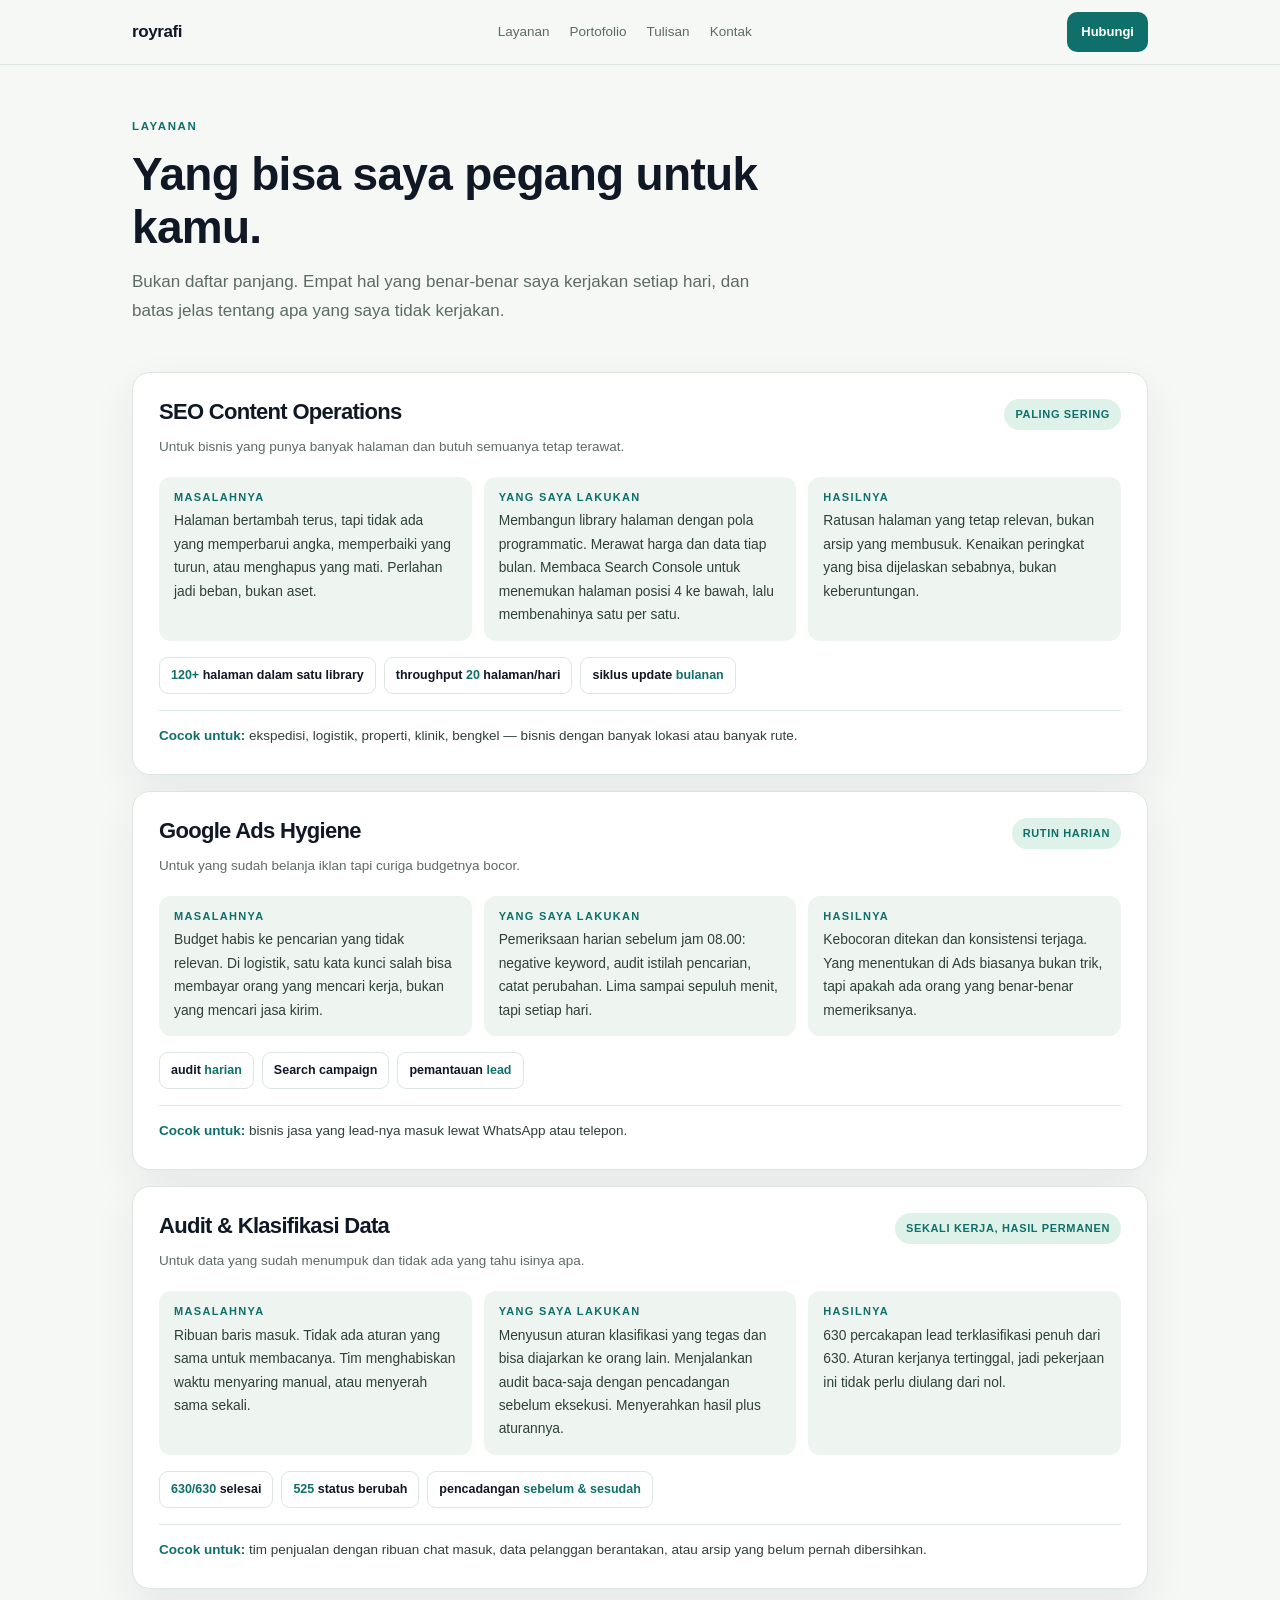
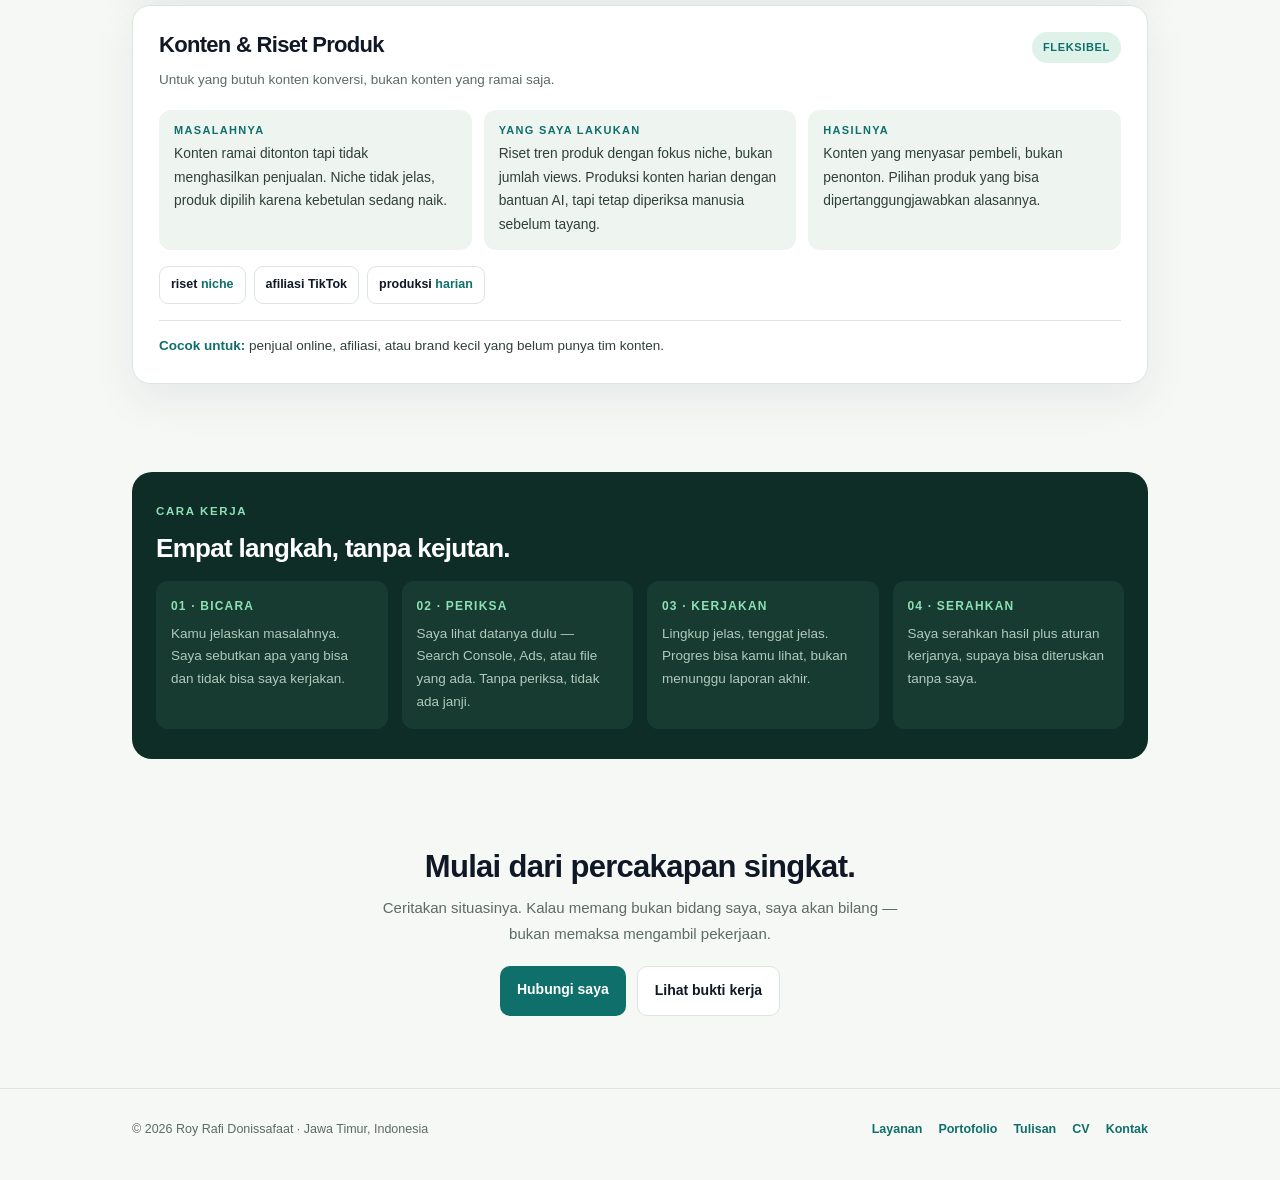
<file: layanan.html>
<!doctype html>
<html lang="id">
<head>
<meta charset="utf-8">
<meta name="viewport" content="width=device-width, initial-scale=1">
<title>Layanan — SEO Content Ops, Ads & Audit Data | Roy Rafi</title>
<meta name="description" content="Jasa SEO content ops, kebersihan Google Ads, audit data lead, dan konten konversi untuk industri logistik dan bisnis yang tumbuh.">
<meta property="og:type" content="website">
<meta property="og:url" content="https://royrafi.github.io/layanan.html">
<meta property="og:title" content="Layanan — SEO Content Ops, Ads & Audit Data">
<meta property="og:image" content="https://royrafi.github.io/img/og-depan.png">
<meta name="twitter:card" content="summary_large_image">
<link rel="canonical" href="https://royrafi.github.io/layanan.html">
<style>
:root{--bg:#f6f8f6;--ink:#101826;--muted:#5c6b63;--line:#dde5e0;--card:#fff;--green:#0f6f6a;--mint:#dff2e9;--soft:#eef5f1;--shadow:0 16px 44px #102d2512}
*{box-sizing:border-box}
html{scroll-behavior:smooth;-webkit-text-size-adjust:100%}
body{margin:0;background:var(--bg);color:var(--ink);font:15.5px/1.7 -apple-system,BlinkMacSystemFont,"Segoe UI",Roboto,Arial,sans-serif}
a{color:inherit;text-decoration:none}
.wrap{max-width:1060px;margin:auto;padding:0 22px}
h1,h2,h3{letter-spacing:-.7px;line-height:1.16;margin:0}
p{margin:0}
nav.top{position:sticky;top:0;z-index:20;background:#f6f8f6ee;backdrop-filter:blur(8px);border-bottom:1px solid var(--line)}
.nav-in{display:flex;align-items:center;justify-content:space-between;gap:14px;height:64px}
.brand{font-weight:700;font-size:17px;letter-spacing:-.4px}
.brand i{font-style:normal;color:var(--green)}
.nav-links{display:flex;gap:20px;font-size:13.5px;color:var(--muted)}
.nav-links a:hover{color:var(--green)}
.btn{display:inline-block;background:var(--green);color:#fff;border:0;border-radius:10px;padding:12px 17px;font-weight:700;font-size:14px;cursor:pointer;font-family:inherit}
.btn:hover{background:#128b84}
.btn.alt{background:#fff;color:var(--ink);border:1px solid var(--line)}
.btn.alt:hover{background:var(--soft)}
.btn.sm{padding:9px 14px;font-size:13px}
.kepala{padding:52px 0 20px}
.eyebrow{color:var(--green);font-weight:800;font-size:11.5px;letter-spacing:.14em;text-transform:uppercase;margin-bottom:11px}
.kepala h1{font-size:clamp(29px,5.4vw,46px);max-width:720px;margin-bottom:14px}
.kepala p{color:var(--muted);font-size:17px;max-width:620px}
section{padding:26px 0}
.layanan{background:var(--card);border:1px solid var(--line);border-radius:18px;padding:26px;box-shadow:var(--shadow);margin-bottom:16px;scroll-margin-top:80px}
.layanan-top{display:flex;align-items:flex-start;justify-content:space-between;gap:14px;flex-wrap:wrap;margin-bottom:6px}
.layanan h2{font-size:22px}
.pil{background:var(--mint);color:var(--green);font-size:11px;font-weight:800;letter-spacing:.06em;text-transform:uppercase;padding:6px 11px;border-radius:99px;white-space:nowrap}
.sub{color:var(--muted);font-size:13.5px;margin-bottom:18px}
.tiga{display:grid;gap:12px}
@media(min-width:760px){.tiga{grid-template-columns:repeat(3,1fr)}}
.tiga > div{background:var(--soft);border-radius:12px;padding:14px 15px}
.tiga h3{font-size:11px;letter-spacing:.12em;text-transform:uppercase;color:var(--green);margin-bottom:6px;font-weight:800}
.tiga p{font-size:13.8px;color:#2f3f39}
.angka{display:flex;gap:8px;flex-wrap:wrap;margin-top:16px}
.chip{background:#fff;border:1px solid var(--line);border-radius:9px;padding:7px 11px;font-size:12.5px;font-weight:600}
.chip b{color:var(--green)}
.cocok{margin-top:16px;padding-top:14px;border-top:1px solid var(--line);font-size:13.5px;color:#2f3f39}
.cocok b{color:var(--green)}
.cara{background:#0f2d27;color:#e8f3ed;border-radius:20px;padding:30px 24px;margin-top:20px}
.cara .eyebrow{color:#8de0b5}
.cara h2{color:#fff;font-size:26px;margin-bottom:18px}
.langkah{display:grid;gap:14px}
@media(min-width:760px){.langkah{grid-template-columns:repeat(4,1fr)}}
.langkah div{background:#173b30;border-radius:12px;padding:15px}
.langkah b{display:block;color:#8de0b5;font-size:12px;letter-spacing:.1em;margin-bottom:6px}
.langkah p{color:#b2c9bd;font-size:13.5px}
.penutup{text-align:center;padding:38px 0 46px}
.penutup h2{font-size:clamp(23px,4vw,31px);margin-bottom:10px}
.penutup p{color:var(--muted);max-width:520px;margin:0 auto 20px;font-size:15px}
footer{padding:30px 0 40px;color:var(--muted);font-size:12.5px;border-top:1px solid var(--line)}
.foot-in{display:flex;justify-content:space-between;gap:16px;flex-wrap:wrap}
.foot-links{display:flex;gap:16px;flex-wrap:wrap}
.foot-links a{color:var(--green);font-weight:600}
@media(max-width:640px){.nav-links{display:none}.layanan{padding:22px 18px}.cara{padding:24px 18px;border-radius:16px}}
</style>
</head>
<body>

<nav class="top"><div class="wrap nav-in">
  <a class="brand" href="/">roy<span>rafi</span></a>
  <div class="nav-links">
    <a href="/layanan.html">Layanan</a>
    <a href="/portofolio.html">Portofolio</a>
    <a href="/tulisan/">Tulisan</a>
    <a href="/kontak.html">Kontak</a>
  </div>
  <a class="btn sm" href="/kontak.html">Hubungi</a>
</div></nav>

<main>

<header class="kepala"><div class="wrap">
  <div class="eyebrow">Layanan</div>
  <h1>Yang bisa saya pegang untuk kamu.</h1>
  <p>Bukan daftar panjang. Empat hal yang benar-benar saya kerjakan setiap hari, dan batas jelas tentang apa yang saya tidak kerjakan.</p>
</div></header>

<section><div class="wrap">

  <div class="layanan" id="seo">
    <div class="layanan-top">
      <h2>SEO Content Operations</h2>
      <span class="pil">Paling sering</span>
    </div>
    <div class="sub">Untuk bisnis yang punya banyak halaman dan butuh semuanya tetap terawat.</div>
    <div class="tiga">
      <div>
        <h3>Masalahnya</h3>
        <p>Halaman bertambah terus, tapi tidak ada yang memperbarui angka, memperbaiki yang turun, atau menghapus yang mati. Perlahan jadi beban, bukan aset.</p>
      </div>
      <div>
        <h3>Yang saya lakukan</h3>
        <p>Membangun library halaman dengan pola programmatic. Merawat harga dan data tiap bulan. Membaca Search Console untuk menemukan halaman posisi 4 ke bawah, lalu membenahinya satu per satu.</p>
      </div>
      <div>
        <h3>Hasilnya</h3>
        <p>Ratusan halaman yang tetap relevan, bukan arsip yang membusuk. Kenaikan peringkat yang bisa dijelaskan sebabnya, bukan keberuntungan.</p>
      </div>
    </div>
    <div class="angka">
      <span class="chip"><b>120+</b> halaman dalam satu library</span>
      <span class="chip">throughput <b>20</b> halaman/hari</span>
      <span class="chip">siklus update <b>bulanan</b></span>
    </div>
    <div class="cocok"><b>Cocok untuk:</b> ekspedisi, logistik, properti, klinik, bengkel — bisnis dengan banyak lokasi atau banyak rute.</div>
  </div>

  <div class="layanan" id="ads">
    <div class="layanan-top">
      <h2>Google Ads Hygiene</h2>
      <span class="pil">Rutin harian</span>
    </div>
    <div class="sub">Untuk yang sudah belanja iklan tapi curiga budgetnya bocor.</div>
    <div class="tiga">
      <div>
        <h3>Masalahnya</h3>
        <p>Budget habis ke pencarian yang tidak relevan. Di logistik, satu kata kunci salah bisa membayar orang yang mencari kerja, bukan yang mencari jasa kirim.</p>
      </div>
      <div>
        <h3>Yang saya lakukan</h3>
        <p>Pemeriksaan harian sebelum jam 08.00: negative keyword, audit istilah pencarian, catat perubahan. Lima sampai sepuluh menit, tapi setiap hari.</p>
      </div>
      <div>
        <h3>Hasilnya</h3>
        <p>Kebocoran ditekan dan konsistensi terjaga. Yang menentukan di Ads biasanya bukan trik, tapi apakah ada orang yang benar-benar memeriksanya.</p>
      </div>
    </div>
    <div class="angka">
      <span class="chip">audit <b>harian</b></span>
      <span class="chip">Search campaign</span>
      <span class="chip">pemantauan <b>lead</b></span>
    </div>
    <div class="cocok"><b>Cocok untuk:</b> bisnis jasa yang lead-nya masuk lewat WhatsApp atau telepon.</div>
  </div>

  <div class="layanan" id="data">
    <div class="layanan-top">
      <h2>Audit &amp; Klasifikasi Data</h2>
      <span class="pil">Sekali kerja, hasil permanen</span>
    </div>
    <div class="sub">Untuk data yang sudah menumpuk dan tidak ada yang tahu isinya apa.</div>
    <div class="tiga">
      <div>
        <h3>Masalahnya</h3>
        <p>Ribuan baris masuk. Tidak ada aturan yang sama untuk membacanya. Tim menghabiskan waktu menyaring manual, atau menyerah sama sekali.</p>
      </div>
      <div>
        <h3>Yang saya lakukan</h3>
        <p>Menyusun aturan klasifikasi yang tegas dan bisa diajarkan ke orang lain. Menjalankan audit baca-saja dengan pencadangan sebelum eksekusi. Menyerahkan hasil plus aturannya.</p>
      </div>
      <div>
        <h3>Hasilnya</h3>
        <p>630 percakapan lead terklasifikasi penuh dari 630. Aturan kerjanya tertinggal, jadi pekerjaan ini tidak perlu diulang dari nol.</p>
      </div>
    </div>
    <div class="angka">
      <span class="chip"><b>630/630</b> selesai</span>
      <span class="chip"><b>525</b> status berubah</span>
      <span class="chip">pencadangan <b>sebelum &amp; sesudah</b></span>
    </div>
    <div class="cocok"><b>Cocok untuk:</b> tim penjualan dengan ribuan chat masuk, data pelanggan berantakan, atau arsip yang belum pernah dibersihkan.</div>
  </div>

  <div class="layanan" id="konten">
    <div class="layanan-top">
      <h2>Konten &amp; Riset Produk</h2>
      <span class="pil">Fleksibel</span>
    </div>
    <div class="sub">Untuk yang butuh konten konversi, bukan konten yang ramai saja.</div>
    <div class="tiga">
      <div>
        <h3>Masalahnya</h3>
        <p>Konten ramai ditonton tapi tidak menghasilkan penjualan. Niche tidak jelas, produk dipilih karena kebetulan sedang naik.</p>
      </div>
      <div>
        <h3>Yang saya lakukan</h3>
        <p>Riset tren produk dengan fokus niche, bukan jumlah views. Produksi konten harian dengan bantuan AI, tapi tetap diperiksa manusia sebelum tayang.</p>
      </div>
      <div>
        <h3>Hasilnya</h3>
        <p>Konten yang menyasar pembeli, bukan penonton. Pilihan produk yang bisa dipertanggungjawabkan alasannya.</p>
      </div>
    </div>
    <div class="angka">
      <span class="chip">riset <b>niche</b></span>
      <span class="chip">afiliasi TikTok</span>
      <span class="chip">produksi <b>harian</b></span>
    </div>
    <div class="cocok"><b>Cocok untuk:</b> penjual online, afiliasi, atau brand kecil yang belum punya tim konten.</div>
  </div>

</div></section>

<section><div class="wrap">
  <div class="cara">
    <div class="eyebrow">Cara kerja</div>
    <h2>Empat langkah, tanpa kejutan.</h2>
    <div class="langkah">
      <div><b>01 · BICARA</b><p>Kamu jelaskan masalahnya. Saya sebutkan apa yang bisa dan tidak bisa saya kerjakan.</p></div>
      <div><b>02 · PERIKSA</b><p>Saya lihat datanya dulu — Search Console, Ads, atau file yang ada. Tanpa periksa, tidak ada janji.</p></div>
      <div><b>03 · KERJAKAN</b><p>Lingkup jelas, tenggat jelas. Progres bisa kamu lihat, bukan menunggu laporan akhir.</p></div>
      <div><b>04 · SERAHKAN</b><p>Saya serahkan hasil plus aturan kerjanya, supaya bisa diteruskan tanpa saya.</p></div>
    </div>
  </div>
</div></section>

<section><div class="wrap penutup">
  <h2>Mulai dari percakapan singkat.</h2>
  <p>Ceritakan situasinya. Kalau memang bukan bidang saya, saya akan bilang — bukan memaksa mengambil pekerjaan.</p>
  <div class="cta" style="display:flex;gap:11px;justify-content:center;flex-wrap:wrap">
    <a class="btn" href="/kontak.html">Hubungi saya</a>
    <a class="btn alt" href="/portofolio.html">Lihat bukti kerja</a>
  </div>
</div></section>

</main>

<footer><div class="wrap foot-in">
  <div>&copy; 2026 Roy Rafi Donissafaat · Jawa Timur, Indonesia</div>
  <div class="foot-links">
    <a href="/layanan.html">Layanan</a>
    <a href="/portofolio.html">Portofolio</a>
    <a href="/tulisan/">Tulisan</a>
    <a href="/cv.html">CV</a>
    <a href="/kontak.html">Kontak</a>
  </div>
</div></footer>

</body>
</html>
</file>
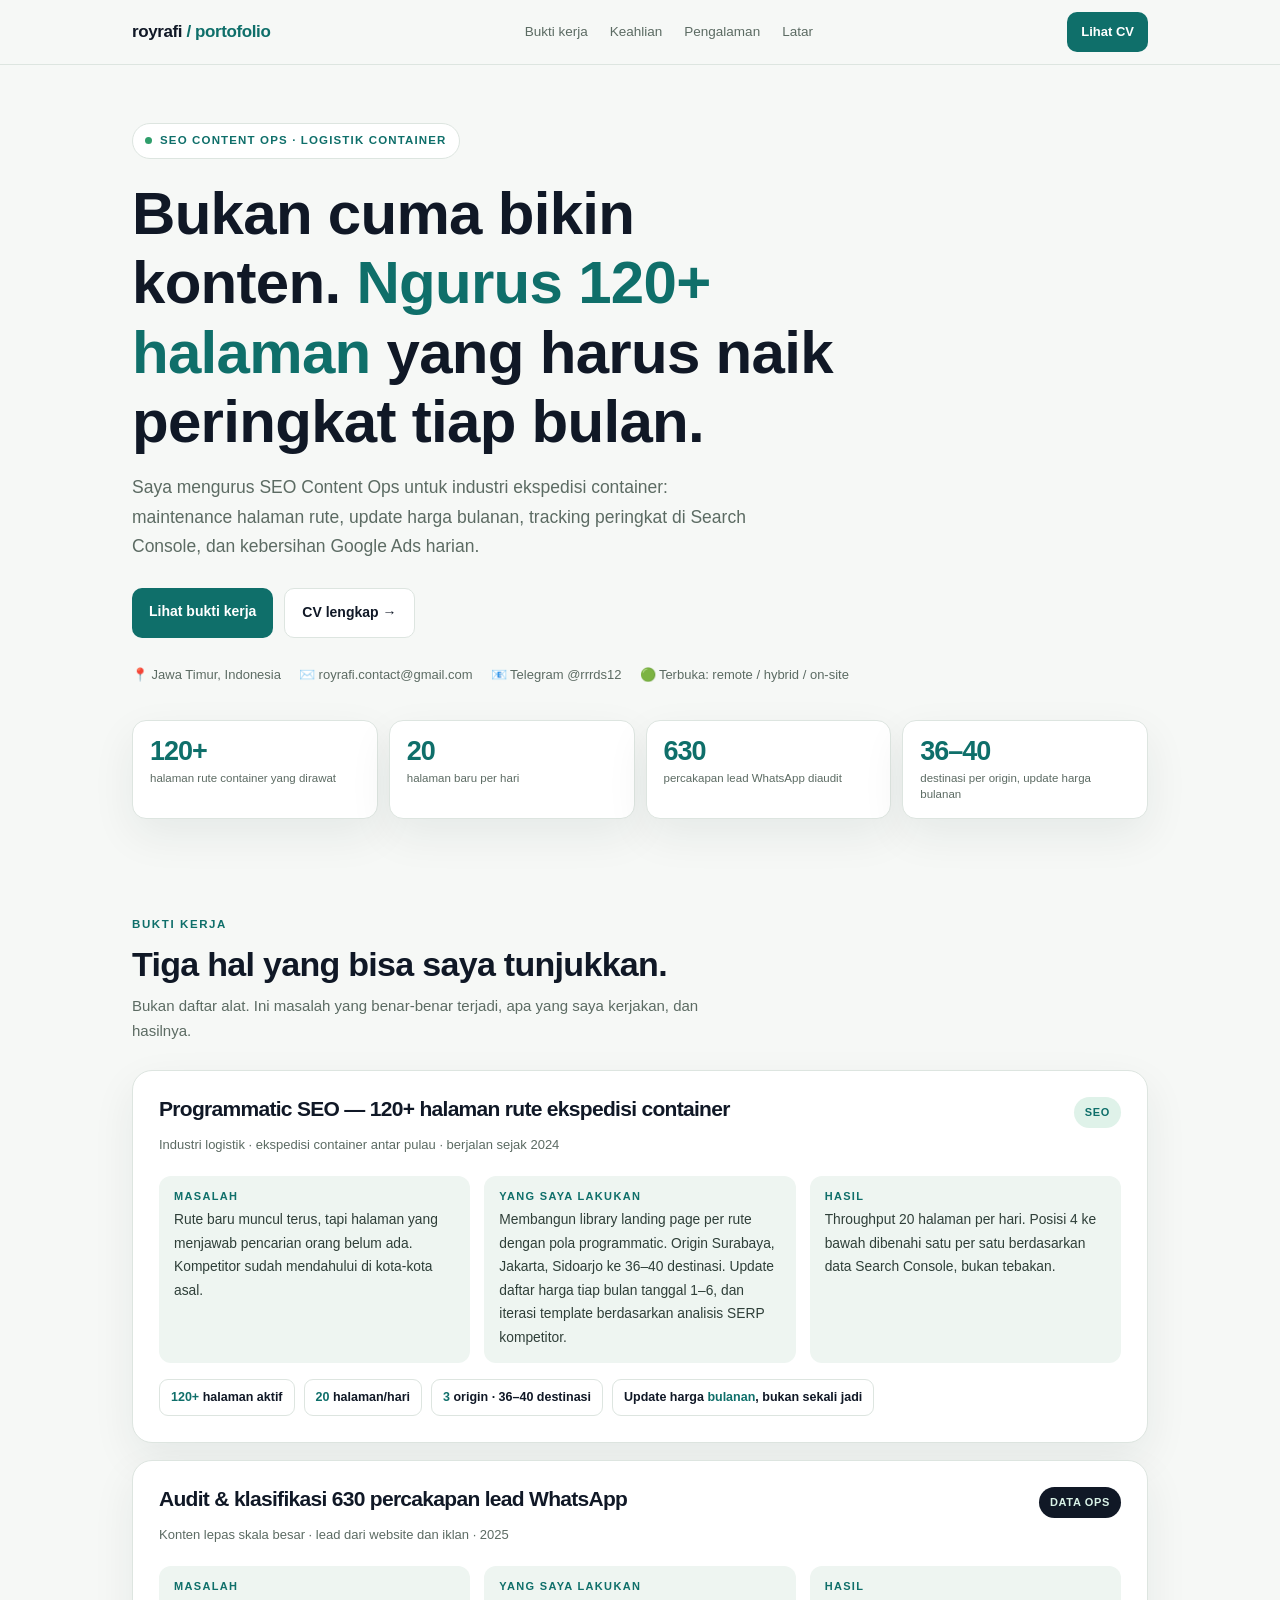
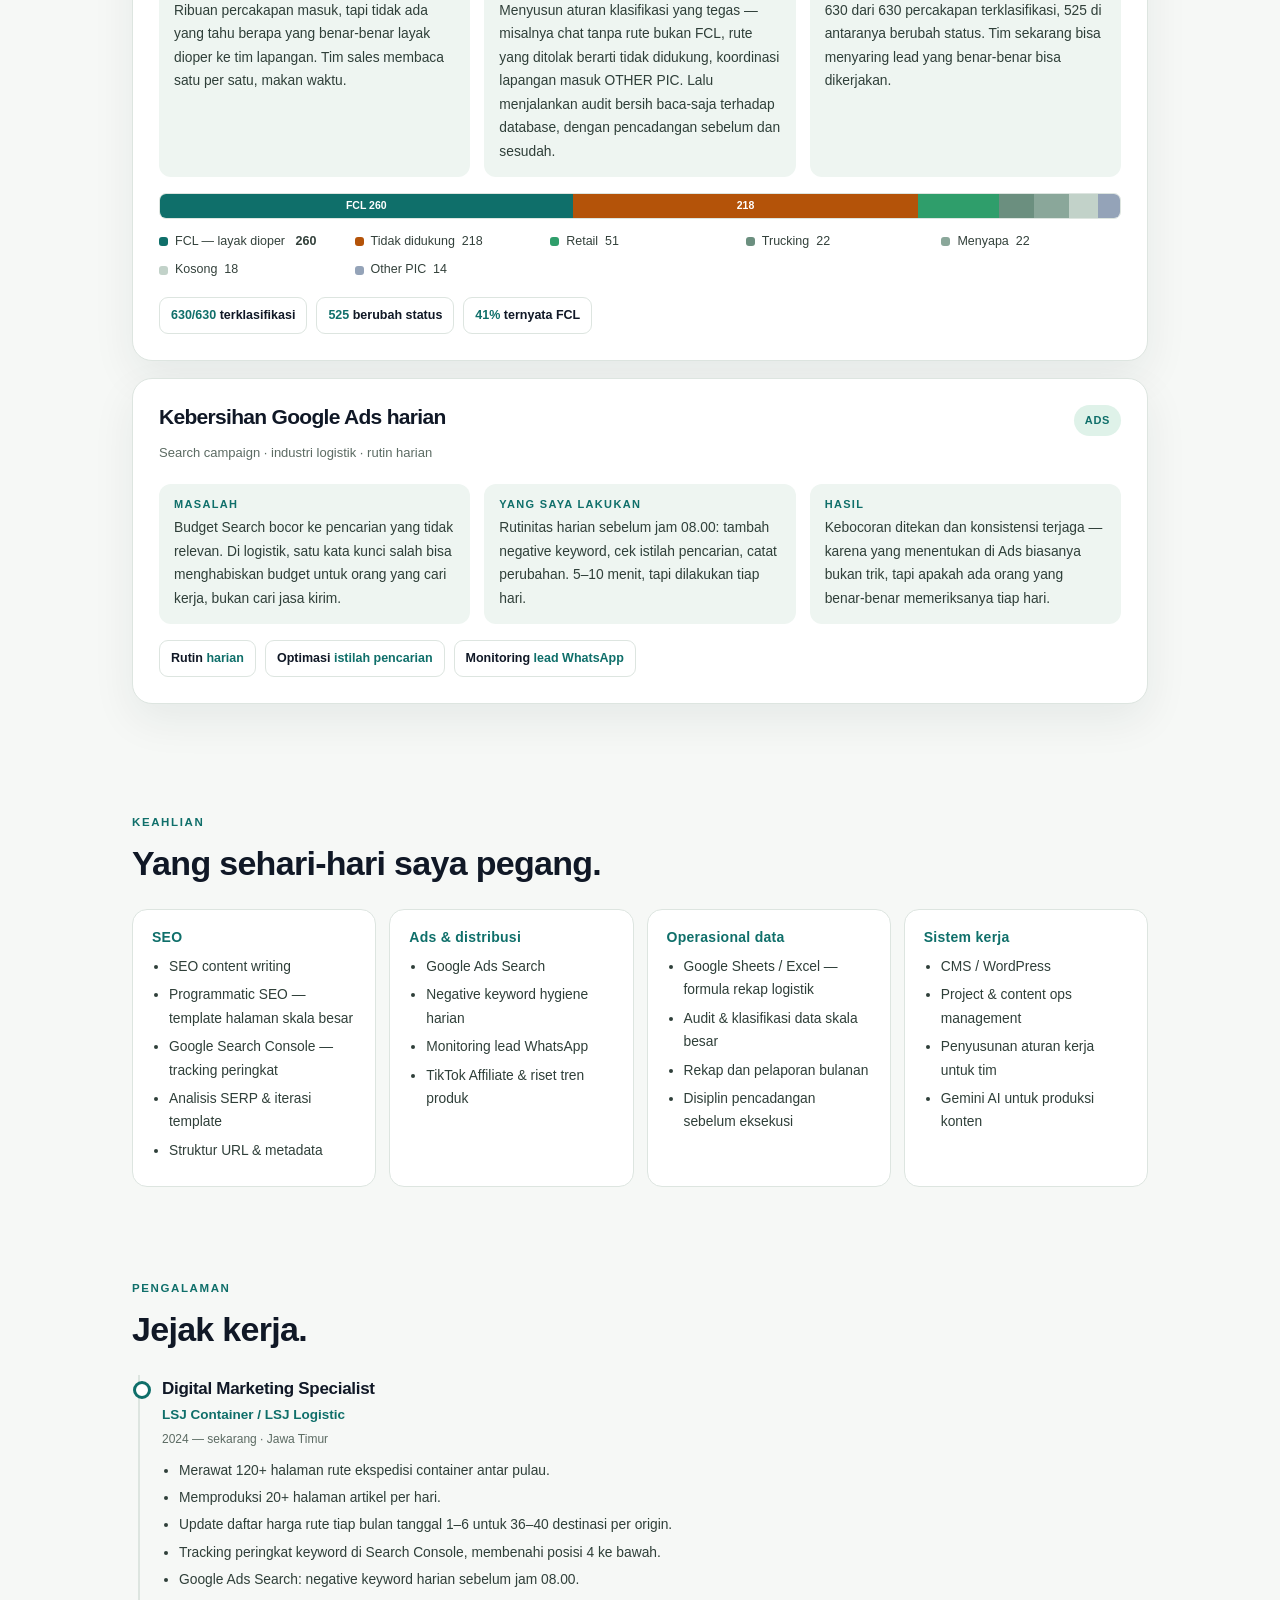
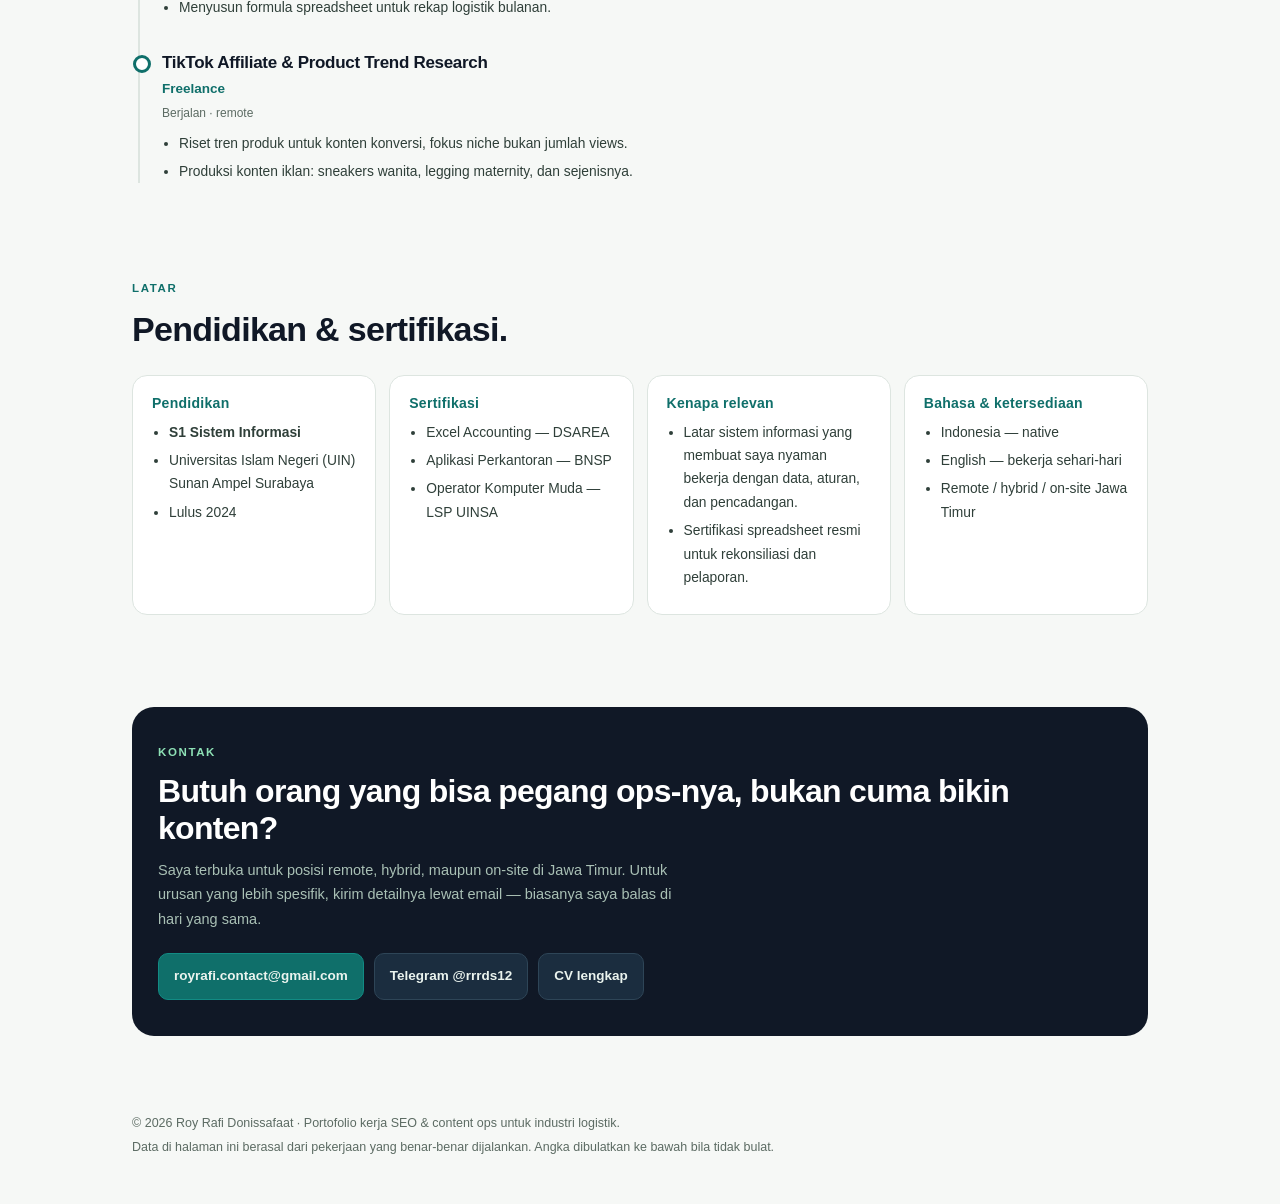
<file: portofolio.html>
<!doctype html>
<html lang="id">
<head>
<meta charset="utf-8">
<meta name="viewport" content="width=device-width, initial-scale=1">
<title>Roy Rafi — SEO & Content Ops Logistik</title>
<meta name="description" content="SEO Content Ops untuk industri logistik. 120+ halaman rute ekspedisi container, update harga bulanan, dan audit 630 percakapan lead WhatsApp.">
<meta name="author" content="Roy Rafi Donissafaat">
<link rel="canonical" href="https://royrafi.github.io/portofolio.html">
<meta property="og:title" content="Roy Rafi — SEO & Content Ops Logistik">
<meta property="og:description" content="120+ halaman rute ekspedisi container. Audit 630 percakapan lead. Bukti kerja, bukan daftar skill.">
<meta property="og:type" content="profile">
<script type="application/ld+json">
{"@context":"https://schema.org","@type":"Person","name":"Roy Rafi Donissafaat","jobTitle":"Digital Marketing & SEO Specialist","email":"royrafi.contact@gmail.com","url":"https://royrafi.github.io/portofolio.html","address":{"@type":"PostalAddress","addressRegion":"Jawa Timur","addressCountry":"ID"},"knowsAbout":["SEO Content","Programmatic SEO","Google Ads","Google Search Console","Content Operations","Logistik Ekspedisi Container"]}
</script>
<style>
:root{--bg:#f6f8f6;--ink:#101826;--muted:#5c6b63;--line:#dde5e0;--card:#fff;--green:#0f6f6a;--mint:#dff2e9;--soft:#eef5f1;--amber:#b45309;--shadow:0 16px 44px #102d2512}
*{box-sizing:border-box}
html{scroll-behavior:smooth;-webkit-text-size-adjust:100%}
body{margin:0;background:var(--bg);color:var(--ink);font:15.5px/1.7 -apple-system,BlinkMacSystemFont,"Segoe UI",Roboto,"DM Sans",Arial,sans-serif}
img{max-width:100%;display:block}
a{color:inherit;text-decoration:none}
.wrap{max-width:1060px;margin:auto;padding:0 22px}
h1,h2,h3,h4{font-family:"Space Grotesk","Segoe UI",Roboto,Arial,sans-serif;line-height:1.16;letter-spacing:-.7px;margin:0}
p{margin:0}

/* nav */
.nav{position:sticky;top:0;z-index:20;background:#f6f8f6ee;backdrop-filter:blur(8px);border-bottom:1px solid var(--line)}
.nav-in{display:flex;align-items:center;justify-content:space-between;gap:14px;height:64px}
.brand{font-family:"Space Grotesk",sans-serif;font-weight:700;font-size:17px;letter-spacing:-.4px}
.brand i{font-style:normal;color:var(--green)}
.nav-links{display:flex;gap:22px;font-size:13.5px;color:var(--muted)}
.nav-links a:hover{color:var(--green)}
.btn{display:inline-block;background:var(--green);color:#fff;border:0;border-radius:10px;padding:12px 17px;font-weight:700;font-size:14px;cursor:pointer;font-family:inherit}
.btn.alt{background:#fff;color:var(--ink);border:1px solid var(--line)}
.btn.sm{padding:9px 14px;font-size:13px}

/* hero */
.hero{padding:58px 0 50px}
.tag{display:inline-flex;align-items:center;gap:8px;background:#fff;border:1px solid var(--line);color:var(--green);font-weight:700;font-size:11.5px;letter-spacing:.1em;text-transform:uppercase;padding:7px 12px;border-radius:99px}
.tag:before{content:'';width:7px;height:7px;border-radius:50%;background:#2f9e6b}
.hero h1{font-size:clamp(34px,6.4vw,60px);margin:20px 0 16px;max-width:720px}
.hero h1 span{color:var(--green)}
.hero .lead{color:var(--muted);font-size:17.5px;max-width:620px}
.cta{display:flex;gap:11px;margin-top:26px;flex-wrap:wrap}
.meta-row{display:flex;gap:18px;flex-wrap:wrap;margin-top:26px;font-size:13px;color:var(--muted)}
.meta-row span{display:inline-flex;align-items:center;gap:6px}

/* stats */
.stats{display:grid;grid-template-columns:repeat(auto-fit,minmax(150px,1fr));gap:11px;margin-top:34px}
.stat{background:var(--card);border:1px solid var(--line);border-radius:14px;padding:16px 17px;box-shadow:var(--shadow)}
.stat b{display:block;font-family:"Space Grotesk",sans-serif;font-size:27px;letter-spacing:-1px;color:var(--green);line-height:1.1}
.stat small{color:var(--muted);font-size:11.5px;line-height:1.4;display:block;margin-top:3px}

/* section */
section{padding:46px 0}
.eyebrow{color:var(--green);font-weight:800;font-size:11.5px;letter-spacing:.14em;text-transform:uppercase;margin-bottom:11px}
.sec-head{margin-bottom:26px}
.sec-head h2{font-size:clamp(25px,4vw,34px)}
.sec-head p{color:var(--muted);margin-top:8px;max-width:600px;font-size:15px}

/* case study */
.case{background:var(--card);border:1px solid var(--line);border-radius:20px;padding:26px;box-shadow:var(--shadow);margin-bottom:17px}
.case-top{display:flex;align-items:flex-start;justify-content:space-between;gap:14px;flex-wrap:wrap;margin-bottom:6px}
.case h3{font-size:21px;max-width:640px}
.pill{background:var(--mint);color:var(--green);font-size:11px;font-weight:800;letter-spacing:.06em;text-transform:uppercase;padding:6px 11px;border-radius:99px;white-space:nowrap}
.pill.dark{background:var(--ink);color:#d9f2e7}
.case-sub{color:var(--muted);font-size:13px;margin-bottom:20px}
.pab{display:grid;gap:14px}
@media(min-width:760px){.pab{grid-template-columns:repeat(3,1fr)}}
.pab > div{background:var(--soft);border-radius:12px;padding:14px 15px}
.pab h4{font-size:11px;letter-spacing:.12em;text-transform:uppercase;color:var(--green);margin-bottom:6px;font-family:inherit;font-weight:800}
.pab p{font-size:13.8px;color:#2f3f39}
.hasil{display:flex;gap:9px;flex-wrap:wrap;margin-top:16px}
.chip{background:#fff;border:1px solid var(--line);border-radius:9px;padding:7px 11px;font-size:12.5px;font-weight:600}
.chip b{color:var(--green)}

/* bar komposisi */
.bar{display:flex;height:26px;border-radius:7px;overflow:hidden;margin:16px 0 12px;border:1px solid var(--line)}
.bar div{display:grid;place-items:center;font-size:10.5px;font-weight:800;color:#fff;white-space:nowrap;overflow:hidden}
.leg{display:grid;grid-template-columns:repeat(auto-fit,minmax(160px,1fr));gap:7px 16px;font-size:12.5px;color:#33413b}
.leg span{display:flex;align-items:center;gap:7px}
.dot{width:9px;height:9px;border-radius:3px;flex:0 0 auto}

/* skills */
.skill-grid{display:grid;grid-template-columns:repeat(auto-fit,minmax(240px,1fr));gap:13px}
.skill-card{background:var(--card);border:1px solid var(--line);border-radius:15px;padding:19px}
.skill-card h3{font-size:14px;color:var(--green);margin-bottom:9px;letter-spacing:.02em}
.skill-card ul{margin:0;padding-left:17px;color:#2f3f39;font-size:13.8px}
.skill-card li{margin-bottom:5px}

/* timeline */
.time{border-left:2px solid var(--line);margin-left:6px;padding-left:22px}
.time-item{position:relative;padding-bottom:26px}
.time-item:last-child{padding-bottom:0}
.time-item:before{content:'';position:absolute;left:-29px;top:6px;width:12px;height:12px;border-radius:50%;background:#fff;border:3px solid var(--green)}
.time-role{font-family:"Space Grotesk",sans-serif;font-weight:700;font-size:17px;letter-spacing:-.3px}
.time-org{color:var(--green);font-weight:700;font-size:13.5px;margin-bottom:2px}
.time-when{color:var(--muted);font-size:12px;margin-bottom:9px}
.time-item ul{margin:0;padding-left:17px;color:#2f3f39;font-size:13.8px}
.time-item li{margin-bottom:4px}

/* contact */
.contact{background:var(--ink);color:#eaf3ee;border-radius:22px;padding:36px 26px}
.contact .eyebrow{color:#8de0b5}
.contact h2{font-size:clamp(24px,4vw,32px);margin-bottom:10px;color:#fff}
.contact p{color:#a9c0b5;max-width:520px;font-size:14.5px}
.contact-row{display:flex;gap:10px;flex-wrap:wrap;margin-top:22px}
.contact-row a{background:#1b2d3f;border:1px solid #2e4557;border-radius:10px;padding:11px 15px;font-size:13.5px;font-weight:600;word-break:break-all}
.contact-row a:hover{background:#233a4d}
.contact-row a.bright{background:#0f6f6a;border-color:#128b84}

footer{padding:30px 0 44px;color:var(--muted);font-size:12.5px;line-height:1.9}
footer a{color:var(--green);font-weight:600;text-decoration:underline;text-decoration-thickness:1px;text-underline-offset:2px}

@media(max-width:640px){
  .nav-links{display:none}
  .hero{padding:38px 0 34px}
  .case,.contact{padding:22px 18px;border-radius:16px}
  .time{padding-left:18px}
  .time-item:before{left:-25px}
}
@media print{
  .nav,.cta,.contact-row{display:none}
  body{background:#fff;font-size:11.5px}
  .case,.stat,.skill-card{box-shadow:none;break-inside:avoid}
  section{padding:20px 0}
}
</style>
</head>
<body>

<nav class="nav"><div class="wrap nav-in">
  <a class="brand" href="#">roy<span>rafi</span><i> / portofolio</i></a>
  <div class="nav-links">
    <a href="#bukti">Bukti kerja</a>
    <a href="#skill">Keahlian</a>
    <a href="#pengalaman">Pengalaman</a>
    <a href="#latar">Latar</a>
  </div>
  <a class="btn sm" href="/cv.html">Lihat CV</a>
</div></nav>

<main>

<header class="hero"><div class="wrap">
  <div class="tag">SEO Content Ops · Logistik Container</div>
  <h1>Bukan cuma bikin konten. <span>Ngurus 120+ halaman</span> yang harus naik peringkat tiap bulan.</h1>
  <p class="lead">Saya mengurus SEO Content Ops untuk industri ekspedisi container: maintenance halaman rute, update harga bulanan, tracking peringkat di Search Console, dan kebersihan Google Ads harian.</p>
  <div class="cta">
    <a class="btn" href="#bukti">Lihat bukti kerja</a>
    <a class="btn alt" href="/cv.html">CV lengkap →</a>
  </div>
  <div class="meta-row">
    <span>&#128205; Jawa Timur, Indonesia</span>
    <span>&#9993;&#65039; royrafi.contact@gmail.com</span>
    <span>&#128231; Telegram @rrrds12</span>
    <span>&#128994; Terbuka: remote / hybrid / on-site</span>
  </div>

  <div class="stats">
    <div class="stat"><b>120+</b><small>halaman rute container yang dirawat</small></div>
    <div class="stat"><b>20</b><small>halaman baru per hari</small></div>
    <div class="stat"><b>630</b><small>percakapan lead WhatsApp diaudit</small></div>
    <div class="stat"><b>36–40</b><small>destinasi per origin, update harga bulanan</small></div>
  </div>
</div></header>

<section id="bukti"><div class="wrap">
  <div class="sec-head">
    <div class="eyebrow">Bukti kerja</div>
    <h2>Tiga hal yang bisa saya tunjukkan.</h2>
    <p>Bukan daftar alat. Ini masalah yang benar-benar terjadi, apa yang saya kerjakan, dan hasilnya.</p>
  </div>

  <article class="case">
    <div class="case-top">
      <h3>Programmatic SEO — 120+ halaman rute ekspedisi container</h3>
      <span class="pill">SEO</span>
    </div>
    <div class="case-sub">Industri logistik · ekspedisi container antar pulau · berjalan sejak 2024</div>
    <div class="pab">
      <div><h4>Masalah</h4><p>Rute baru muncul terus, tapi halaman yang menjawab pencarian orang belum ada. Kompetitor sudah mendahului di kota-kota asal.</p></div>
      <div><h4>Yang saya lakukan</h4><p>Membangun library landing page per rute dengan pola programmatic. Origin Surabaya, Jakarta, Sidoarjo ke 36–40 destinasi. Update daftar harga tiap bulan tanggal 1–6, dan iterasi template berdasarkan analisis SERP kompetitor.</p></div>
      <div><h4>Hasil</h4><p>Throughput 20 halaman per hari. Posisi 4 ke bawah dibenahi satu per satu berdasarkan data Search Console, bukan tebakan.</p></div>
    </div>
    <div class="hasil">
      <span class="chip"><b>120+</b> halaman aktif</span>
      <span class="chip"><b>20</b> halaman/hari</span>
      <span class="chip"><b>3</b> origin · 36–40 destinasi</span>
      <span class="chip">Update harga <b>bulanan</b>, bukan sekali jadi</span>
    </div>
  </article>

  <article class="case">
    <div class="case-top">
      <h3>Audit &amp; klasifikasi 630 percakapan lead WhatsApp</h3>
      <span class="pill dark">Data Ops</span>
    </div>
    <div class="case-sub">Konten lepas skala besar · lead dari website dan iklan · 2025</div>
    <div class="pab">
      <div><h4>Masalah</h4><p>Ribuan percakapan masuk, tapi tidak ada yang tahu berapa yang benar-benar layak dioper ke tim lapangan. Tim sales membaca satu per satu, makan waktu.</p></div>
      <div><h4>Yang saya lakukan</h4><p>Menyusun aturan klasifikasi yang tegas — misalnya chat tanpa rute bukan FCL, rute yang ditolak berarti tidak didukung, koordinasi lapangan masuk OTHER PIC. Lalu menjalankan audit bersih baca-saja terhadap database, dengan pencadangan sebelum dan sesudah.</p></div>
      <div><h4>Hasil</h4><p>630 dari 630 percakapan terklasifikasi, 525 di antaranya berubah status. Tim sekarang bisa menyaring lead yang benar-benar bisa dikerjakan.</p></div>
    </div>
    <div class="bar" role="img" aria-label="Komposisi 630 lead: FCL 260, tidak didukung 218, retail 51, trucking 22, menyapa 22, kosong 18, other PIC 14, other PIC 5">
      <div style="flex:260;background:#0f6f6a" title="FCL 260">FCL 260</div>
      <div style="flex:218;background:#b45309" title="Tidak didukung 218">218</div>
      <div style="flex:51;background:#2f9e6b" title="Retail 51"></div>
      <div style="flex:22;background:#6b8f7f" title="Trucking 22"></div>
      <div style="flex:22;background:#8aa79a" title="Menyapa 22"></div>
      <div style="flex:18;background:#c2d2c9" title="Kosong 18"></div>
      <div style="flex:14;background:#94a3b8" title="Other PIC 14"></div>
    </div>
    <div class="leg">
      <span><i class="dot" style="background:#0f6f6a"></i> FCL — layak dioper <b>&nbsp;260</b></span>
      <span><i class="dot" style="background:#b45309"></i> Tidak didukung &nbsp;218</span>
      <span><i class="dot" style="background:#2f9e6b"></i> Retail &nbsp;51</span>
      <span><i class="dot" style="background:#6b8f7f"></i> Trucking &nbsp;22</span>
      <span><i class="dot" style="background:#8aa79a"></i> Menyapa &nbsp;22</span>
      <span><i class="dot" style="background:#c2d2c9"></i> Kosong &nbsp;18</span>
      <span><i class="dot" style="background:#94a3b8"></i> Other PIC &nbsp;14</span>
    </div>
    <div class="hasil">
      <span class="chip"><b>630/630</b> terklasifikasi</span>
      <span class="chip"><b>525</b> berubah status</span>
      <span class="chip"><b>41%</b> ternyata FCL</span>
    </div>
  </article>

  <article class="case">
    <div class="case-top">
      <h3>Kebersihan Google Ads harian</h3>
      <span class="pill">Ads</span>
    </div>
    <div class="case-sub">Search campaign · industri logistik · rutin harian</div>
    <div class="pab">
      <div><h4>Masalah</h4><p>Budget Search bocor ke pencarian yang tidak relevan. Di logistik, satu kata kunci salah bisa menghabiskan budget untuk orang yang cari kerja, bukan cari jasa kirim.</p></div>
      <div><h4>Yang saya lakukan</h4><p>Rutinitas harian sebelum jam 08.00: tambah negative keyword, cek istilah pencarian, catat perubahan. 5–10 menit, tapi dilakukan tiap hari.</p></div>
      <div><h4>Hasil</h4><p>Kebocoran ditekan dan konsistensi terjaga — karena yang menentukan di Ads biasanya bukan trik, tapi apakah ada orang yang benar-benar memeriksanya tiap hari.</p></div>
    </div>
    <div class="hasil">
      <span class="chip">Rutin <b>harian</b></span>
      <span class="chip">Optimasi <b>istilah pencarian</b></span>
      <span class="chip">Monitoring <b>lead WhatsApp</b></span>
    </div>
  </article>
</div></section>

<section id="skill"><div class="wrap">
  <div class="sec-head">
    <div class="eyebrow">Keahlian</div>
    <h2>Yang sehari-hari saya pegang.</h2>
  </div>
  <div class="skill-grid">
    <div class="skill-card">
      <h3>SEO</h3>
      <ul>
        <li>SEO content writing</li>
        <li>Programmatic SEO — template halaman skala besar</li>
        <li>Google Search Console — tracking peringkat</li>
        <li>Analisis SERP &amp; iterasi template</li>
        <li>Struktur URL &amp; metadata</li>
      </ul>
    </div>
    <div class="skill-card">
      <h3>Ads &amp; distribusi</h3>
      <ul>
        <li>Google Ads Search</li>
        <li>Negative keyword hygiene harian</li>
        <li>Monitoring lead WhatsApp</li>
        <li>TikTok Affiliate &amp; riset tren produk</li>
      </ul>
    </div>
    <div class="skill-card">
      <h3>Operasional data</h3>
      <ul>
        <li>Google Sheets / Excel — formula rekap logistik</li>
        <li>Audit &amp; klasifikasi data skala besar</li>
        <li>Rekap dan pelaporan bulanan</li>
        <li>Disiplin pencadangan sebelum eksekusi</li>
      </ul>
    </div>
    <div class="skill-card">
      <h3>Sistem kerja</h3>
      <ul>
        <li>CMS / WordPress</li>
        <li>Project &amp; content ops management</li>
        <li>Penyusunan aturan kerja untuk tim</li>
        <li>Gemini AI untuk produksi konten</li>
      </ul>
    </div>
  </div>
</div></section>

<section id="pengalaman"><div class="wrap">
  <div class="sec-head">
    <div class="eyebrow">Pengalaman</div>
    <h2>Jejak kerja.</h2>
  </div>
  <div class="time">
    <div class="time-item">
      <div class="time-role">Digital Marketing Specialist</div>
      <div class="time-org">LSJ Container / LSJ Logistic</div>
      <div class="time-when">2024 — sekarang · Jawa Timur</div>
      <ul>
        <li>Merawat 120+ halaman rute ekspedisi container antar pulau.</li>
        <li>Memproduksi 20+ halaman artikel per hari.</li>
        <li>Update daftar harga rute tiap bulan tanggal 1–6 untuk 36–40 destinasi per origin.</li>
        <li>Tracking peringkat keyword di Search Console, membenahi posisi 4 ke bawah.</li>
        <li>Google Ads Search: negative keyword harian sebelum jam 08.00.</li>
        <li>Menyusun formula spreadsheet untuk rekap logistik bulanan.</li>
      </ul>
    </div>
    <div class="time-item">
      <div class="time-role">TikTok Affiliate &amp; Product Trend Research</div>
      <div class="time-org">Freelance</div>
      <div class="time-when">Berjalan · remote</div>
      <ul>
        <li>Riset tren produk untuk konten konversi, fokus niche bukan jumlah views.</li>
        <li>Produksi konten iklan: sneakers wanita, legging maternity, dan sejenisnya.</li>
      </ul>
    </div>
  </div>
</div></section>

<section id="latar"><div class="wrap">
  <div class="sec-head">
    <div class="eyebrow">Latar</div>
    <h2>Pendidikan &amp; sertifikasi.</h2>
  </div>
  <div class="skill-grid">
    <div class="skill-card">
      <h3>Pendidikan</h3>
      <ul>
        <li><b>S1 Sistem Informasi</b></li>
        <li>Universitas Islam Negeri (UIN) Sunan Ampel Surabaya</li>
        <li>Lulus 2024</li>
      </ul>
    </div>
    <div class="skill-card">
      <h3>Sertifikasi</h3>
      <ul>
        <li>Excel Accounting &mdash; DSAREA</li>
        <li>Aplikasi Perkantoran &mdash; BNSP</li>
        <li>Operator Komputer Muda &mdash; LSP UINSA</li>
      </ul>
    </div>
    <div class="skill-card">
      <h3>Kenapa relevan</h3>
      <ul>
        <li>Latar sistem informasi yang membuat saya nyaman bekerja dengan data, aturan, dan pencadangan.</li>
        <li>Sertifikasi spreadsheet resmi untuk rekonsiliasi dan pelaporan.</li>
      </ul>
    </div>
    <div class="skill-card">
      <h3>Bahasa &amp; ketersediaan</h3>
      <ul>
        <li>Indonesia &mdash; native</li>
        <li>English &mdash; bekerja sehari-hari</li>
        <li>Remote / hybrid / on-site Jawa Timur</li>
      </ul>
    </div>
  </div>
</div></section>

<section><div class="wrap">
  <div class="contact">
    <div class="eyebrow">Kontak</div>
    <h2>Butuh orang yang bisa pegang ops-nya, bukan cuma bikin konten?</h2>
    <p>Saya terbuka untuk posisi remote, hybrid, maupun on-site di Jawa Timur. Untuk urusan yang lebih spesifik, kirim detailnya lewat email — biasanya saya balas di hari yang sama.</p>
    <div class="contact-row">
      <a class="bright" href="mailto:royrafi.contact@gmail.com">royrafi.contact@gmail.com</a>
      <a href="https://t.me/rrrds12" target="_blank" rel="noopener">Telegram @rrrds12</a>
      <a href="/cv.html">CV lengkap</a>
    </div>
  </div>
</div></section>

</main>

<footer><div class="wrap">
  &copy; 2026 Roy Rafi Donissafaat · Portofolio kerja SEO &amp; content ops untuk industri logistik.<br>
  Data di halaman ini berasal dari pekerjaan yang benar-benar dijalankan. Angka dibulatkan ke bawah bila tidak bulat.
</div></footer>

</body>
</html>
</file>
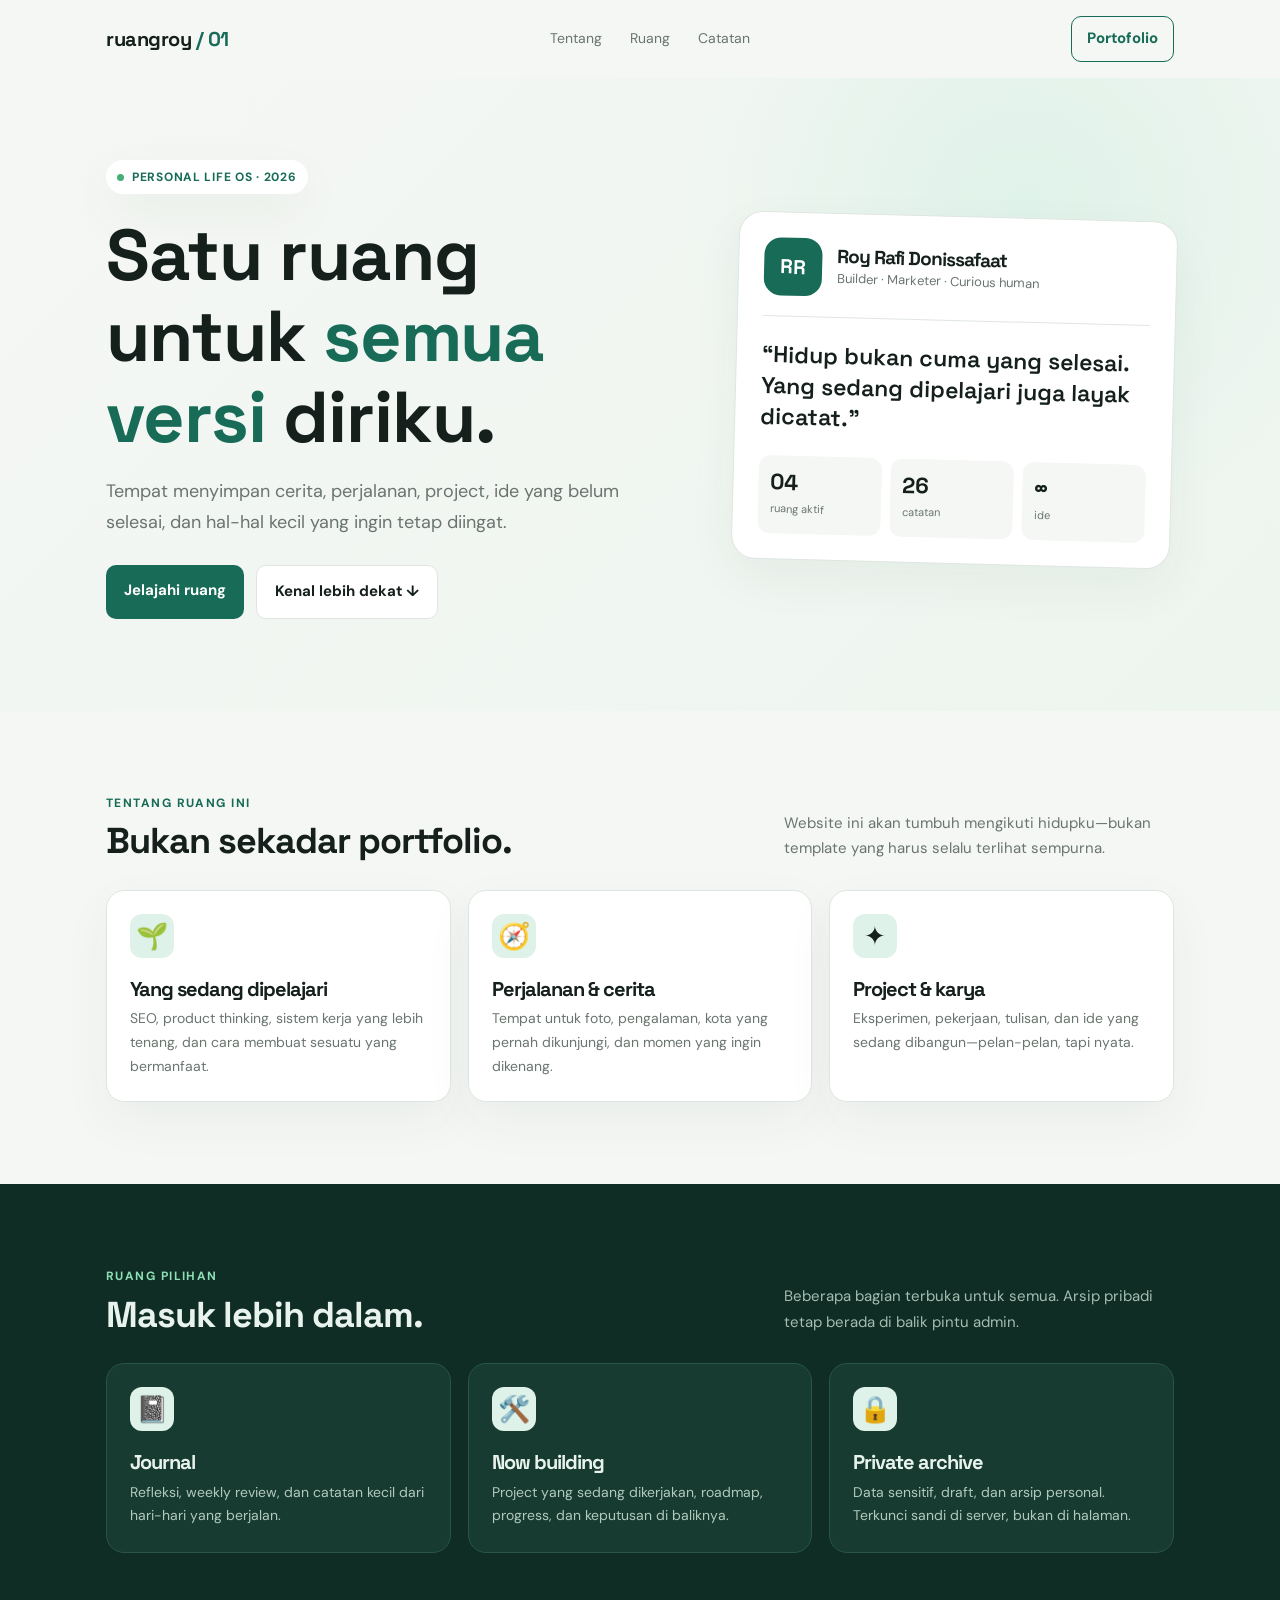
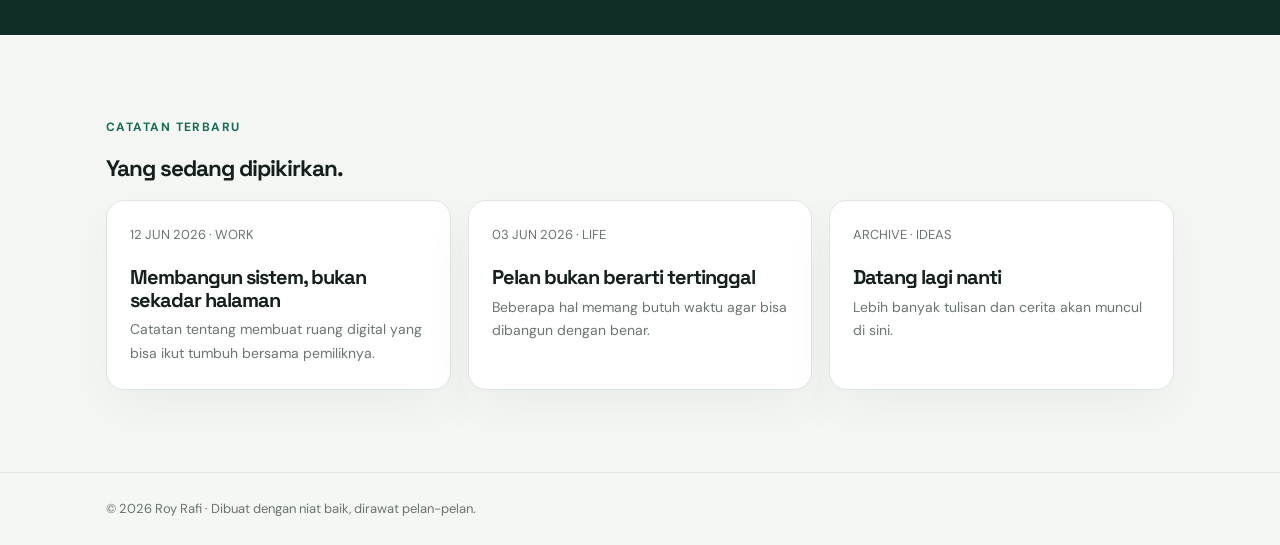
<file: ruangroy.html>
<!doctype html>
<html lang="id">
<head>
<meta charset="utf-8"><meta name="viewport" content="width=device-width, initial-scale=1">
<title>Ruang Roy — Personal Life OS</title>
<meta name="description" content="Ruang pribadi Roy untuk cerita, project, catatan, dan arsip kehidupan.">
<link rel="preconnect" href="https://fonts.googleapis.com"><link rel="preconnect" href="https://fonts.gstatic.com" crossorigin>
<link href="https://fonts.googleapis.com/css2?family=DM+Sans:wght@400;500;600;700&family=Space+Grotesk:wght@500;600;700&display=swap" rel="stylesheet">
<style>
:root{--bg:#f5f7f4;--ink:#15201c;--muted:#6a756f;--line:#dfe6e1;--card:#fff;--green:#176b57;--mint:#dff2e9;--orange:#e99a52;--shadow:0 18px 50px #18382d0d}*{box-sizing:border-box}html{scroll-behavior:smooth}body{margin:0;background:var(--bg);color:var(--ink);font:15px/1.7 'DM Sans',sans-serif}a{text-decoration:none;color:inherit}.wrap{max-width:1120px;margin:auto;padding:0 26px}.nav{height:78px;display:flex;align-items:center;justify-content:space-between}.logo{font:700 20px 'Space Grotesk';letter-spacing:-.5px}.logo i{font-style:normal;color:var(--green)}.links{display:flex;gap:28px;color:var(--muted);font-size:14px}.links a:hover{color:var(--green)}.admin{border:1px solid var(--green);color:var(--green);padding:9px 15px;border-radius:10px;font-weight:700;background:transparent;cursor:pointer}.hero{padding:82px 0 92px;background:radial-gradient(circle at 80% 20%,#dff2e9 0,transparent 30%),linear-gradient(135deg,#f5f7f4,#edf5ef)}.hero-grid{display:grid;grid-template-columns:1.12fr .88fr;gap:70px;align-items:center}.tag,.eyebrow{color:var(--green);font-weight:700;font-size:12px;letter-spacing:.12em;text-transform:uppercase}.tag{display:inline-flex;gap:8px;align-items:center;background:#fff;padding:7px 11px;border-radius:99px;box-shadow:var(--shadow);letter-spacing:.06em}.tag:before{content:'';width:7px;height:7px;background:#46ae78;border-radius:50%}h1,h2,h3{font-family:'Space Grotesk';line-height:1.12;letter-spacing:-1px}h1{font-size:clamp(42px,6vw,72px);margin:21px 0 19px;max-width:670px}h1 span{color:var(--green)}.lead{font-size:18px;color:var(--muted);max-width:570px}.actions{display:flex;gap:12px;margin-top:28px;flex-wrap:wrap}.btn{border:0;background:var(--green);color:#fff;border-radius:10px;padding:13px 18px;font-weight:700;cursor:pointer;display:inline-block}.btn.alt{background:#fff;color:var(--ink);border:1px solid var(--line)}.profile{background:#fff;border:1px solid var(--line);border-radius:24px;padding:25px;box-shadow:var(--shadow);transform:rotate(1.5deg)}.profile-top{display:flex;gap:15px;align-items:center;padding-bottom:20px;border-bottom:1px solid var(--line)}.avatar{width:58px;height:58px;border-radius:17px;background:var(--green);color:#fff;display:grid;place-items:center;font:700 20px 'Space Grotesk'}.profile h3{margin:0;font-size:19px}.muted{color:var(--muted);font-size:13px}.quote{font:600 23px/1.35 'Space Grotesk';margin:23px 0}.mini{display:grid;grid-template-columns:repeat(3,1fr);gap:9px}.mini div{padding:12px;background:var(--bg);border-radius:12px}.mini b{display:block;font:700 22px 'Space Grotesk'}.mini small{color:var(--muted);font-size:11px}section{padding:82px 0}.section-head{display:flex;justify-content:space-between;align-items:end;margin-bottom:28px}.section-head h2{font-size:36px;margin:8px 0 0}.section-head p{color:var(--muted);max-width:390px;margin:0}.cards{display:grid;grid-template-columns:repeat(3,1fr);gap:17px}.card{background:var(--card);border:1px solid var(--line);border-radius:18px;padding:23px;min-height:190px;transition:.2s;box-shadow:var(--shadow)}.card:hover{transform:translateY(-4px);border-color:#acd4c1}.icon{font-size:26px;background:var(--mint);width:44px;height:44px;border-radius:12px;display:grid;place-items:center}.card h3{margin:20px 0 7px;font-size:20px}.card p{color:var(--muted);margin:0;font-size:14px}.private{background:#102d25;color:#e8f3ed}.private .eyebrow{color:#8de0b5}.private p{color:#a5bdb1}.private .card{background:#173b30;border-color:#285547;box-shadow:none}.private .card p{color:#b2c9bd}.footer{padding:25px 0;border-top:1px solid var(--line);color:var(--muted);font-size:13px}.modal{display:none;position:fixed;inset:0;background:#10251fcc;z-index:5;place-items:center;padding:20px}.modal.open{display:grid}.login{background:#fff;border-radius:20px;padding:28px;max-width:390px;width:100%;position:relative;box-shadow:0 25px 90px #0005}.close{position:absolute;right:18px;top:14px;border:0;background:none;font-size:24px;cursor:pointer}.login h2{margin:0 0 7px;font-size:28px}.login p{color:var(--muted);font-size:13px}.label{display:block;font-weight:700;font-size:13px;margin:18px 0 6px}.input{width:100%;padding:12px;border:1px solid var(--line);border-radius:9px;font:inherit}.security{background:#eef8f2;color:#286047;padding:11px;border-radius:9px;font-size:12px;margin:18px 0}.login .btn{width:100%}.note{font-size:11px!important;text-align:center;margin-top:14px}
@media(max-width:800px){.links{display:none}.hero-grid{grid-template-columns:1fr;gap:35px}.hero{padding:55px 0}.cards{grid-template-columns:1fr}.section-head{display:block}.section-head p{margin-top:12px}.profile{transform:none}}
</style></head>
<body>
<header><div class="wrap nav"><a class="logo" href="#">ruang<span>roy</span><i> / 01</i></a><nav class="links"><a href="#tentang">Tentang</a><a href="#ruang">Ruang</a><a href="#catatan">Catatan</a></nav><a class="admin" href="/portofolio.html">Portofolio</a></div></header>
<main><section class="hero"><div class="wrap hero-grid"><div><div class="tag">Personal life OS · 2026</div><h1>Satu ruang untuk <span>semua versi</span> diriku.</h1><p class="lead">Tempat menyimpan cerita, perjalanan, project, ide yang belum selesai, dan hal-hal kecil yang ingin tetap diingat.</p><div class="actions"><a class="btn" href="#ruang">Jelajahi ruang</a><a class="btn alt" href="#tentang">Kenal lebih dekat ↓</a></div></div><aside class="profile"><div class="profile-top"><div class="avatar">RR</div><div><h3>Roy Rafi Donissafaat</h3><div class="muted">Builder · Marketer · Curious human</div></div></div><div class="quote">“Hidup bukan cuma yang selesai. Yang sedang dipelajari juga layak dicatat.”</div><div class="mini"><div><b>04</b><small>ruang aktif</small></div><div><b>26</b><small>catatan</small></div><div><b>∞</b><small>ide</small></div></div></aside></div></section>
<section id="tentang"><div class="wrap"><div class="section-head"><div><div class="eyebrow">Tentang ruang ini</div><h2>Bukan sekadar portfolio.</h2></div><p>Website ini akan tumbuh mengikuti hidupku—bukan template yang harus selalu terlihat sempurna.</p></div><div class="cards"><article class="card"><div class="icon">🌱</div><h3>Yang sedang dipelajari</h3><p>SEO, product thinking, sistem kerja yang lebih tenang, dan cara membuat sesuatu yang bermanfaat.</p></article><article class="card"><div class="icon">🧭</div><h3>Perjalanan & cerita</h3><p>Tempat untuk foto, pengalaman, kota yang pernah dikunjungi, dan momen yang ingin dikenang.</p></article><article class="card"><div class="icon">✦</div><h3>Project & karya</h3><p>Eksperimen, pekerjaan, tulisan, dan ide yang sedang dibangun—pelan-pelan, tapi nyata.</p></article></div></div></section>
<section class="private" id="ruang"><div class="wrap"><div class="section-head"><div><div class="eyebrow">Ruang pilihan</div><h2>Masuk lebih dalam.</h2></div><p>Beberapa bagian terbuka untuk semua. Arsip pribadi tetap berada di balik pintu admin.</p></div><div class="cards"><article class="card"><div class="icon">📓</div><h3>Journal</h3><p>Refleksi, weekly review, dan catatan kecil dari hari-hari yang berjalan.</p></article><article class="card"><div class="icon">🛠️</div><h3>Now building</h3><p>Project yang sedang dikerjakan, roadmap, progress, dan keputusan di baliknya.</p></article><article class="card"><div class="icon">🔒</div><h3>Private archive</h3><p>Data sensitif, draft, dan arsip personal. Terkunci sandi di server, bukan di halaman.</p></article></div></div></section>
<section id="catatan"><div class="wrap"><div class="eyebrow">Catatan terbaru</div><h2>Yang sedang dipikirkan.</h2><div class="cards"><article class="card"><div class="muted">12 JUN 2026 · WORK</div><h3>Membangun sistem, bukan sekadar halaman</h3><p>Catatan tentang membuat ruang digital yang bisa ikut tumbuh bersama pemiliknya.</p></article><article class="card"><div class="muted">03 JUN 2026 · LIFE</div><h3>Pelan bukan berarti tertinggal</h3><p>Beberapa hal memang butuh waktu agar bisa dibangun dengan benar.</p></article><article class="card"><div class="muted">ARCHIVE · IDEAS</div><h3>Datang lagi nanti</h3><p>Lebih banyak tulisan dan cerita akan muncul di sini.</p></article></div></div></section></main>
<footer class="footer"><div class="wrap">© 2026 Roy Rafi · Dibuat dengan niat baik, dirawat pelan-pelan.</div></footer>
</body></html>
</file>
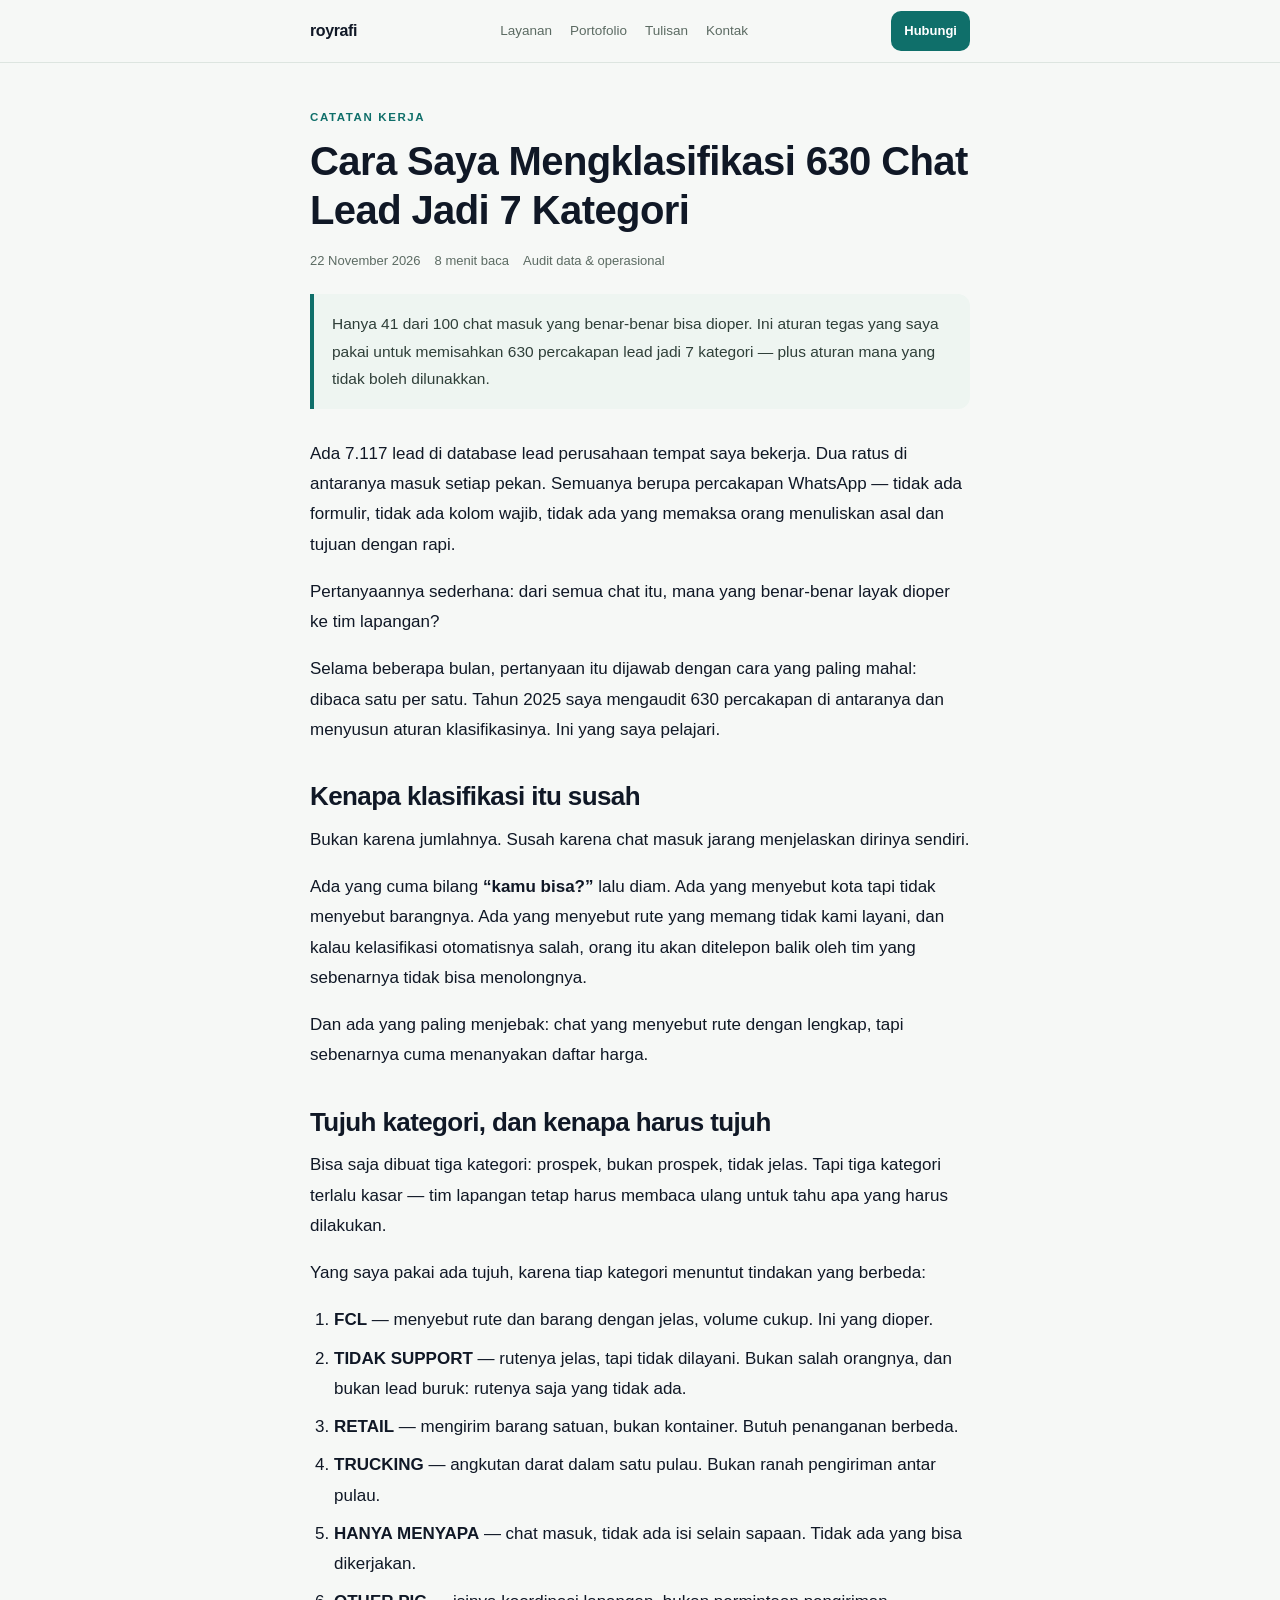
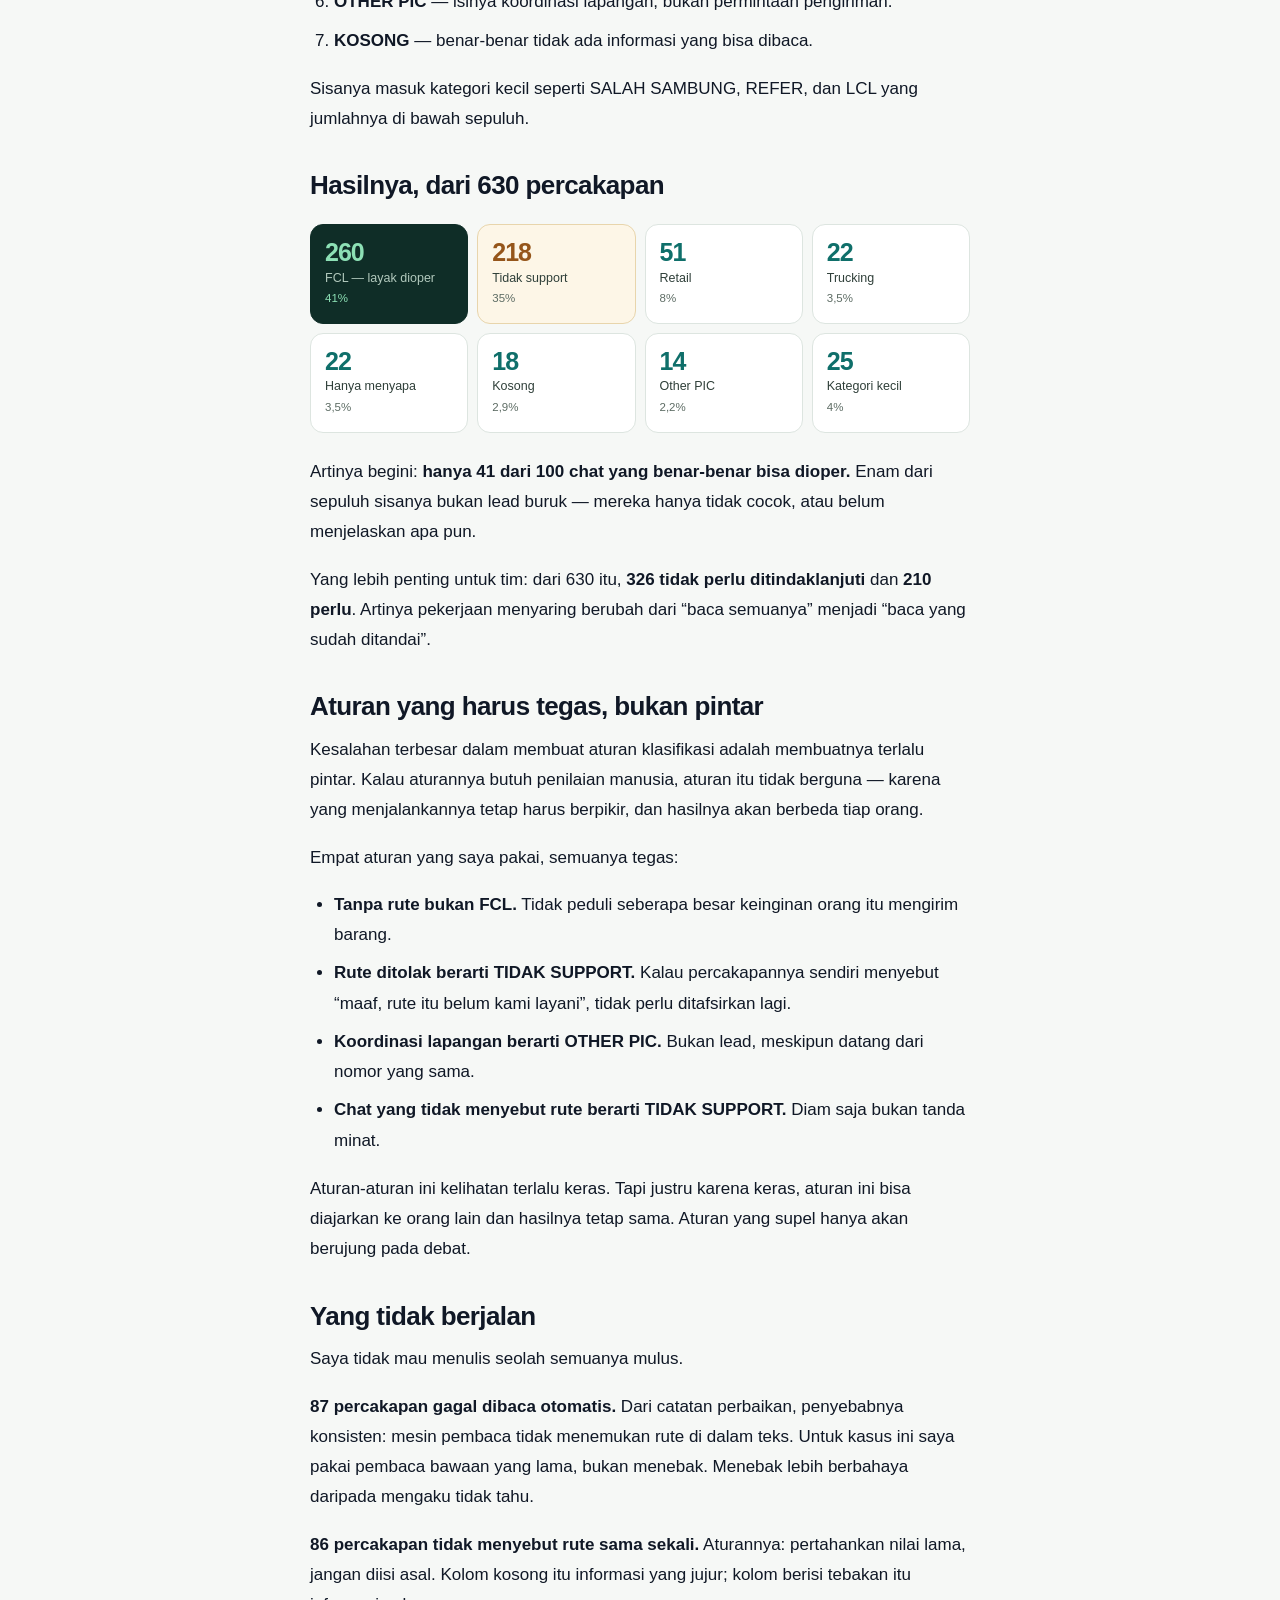
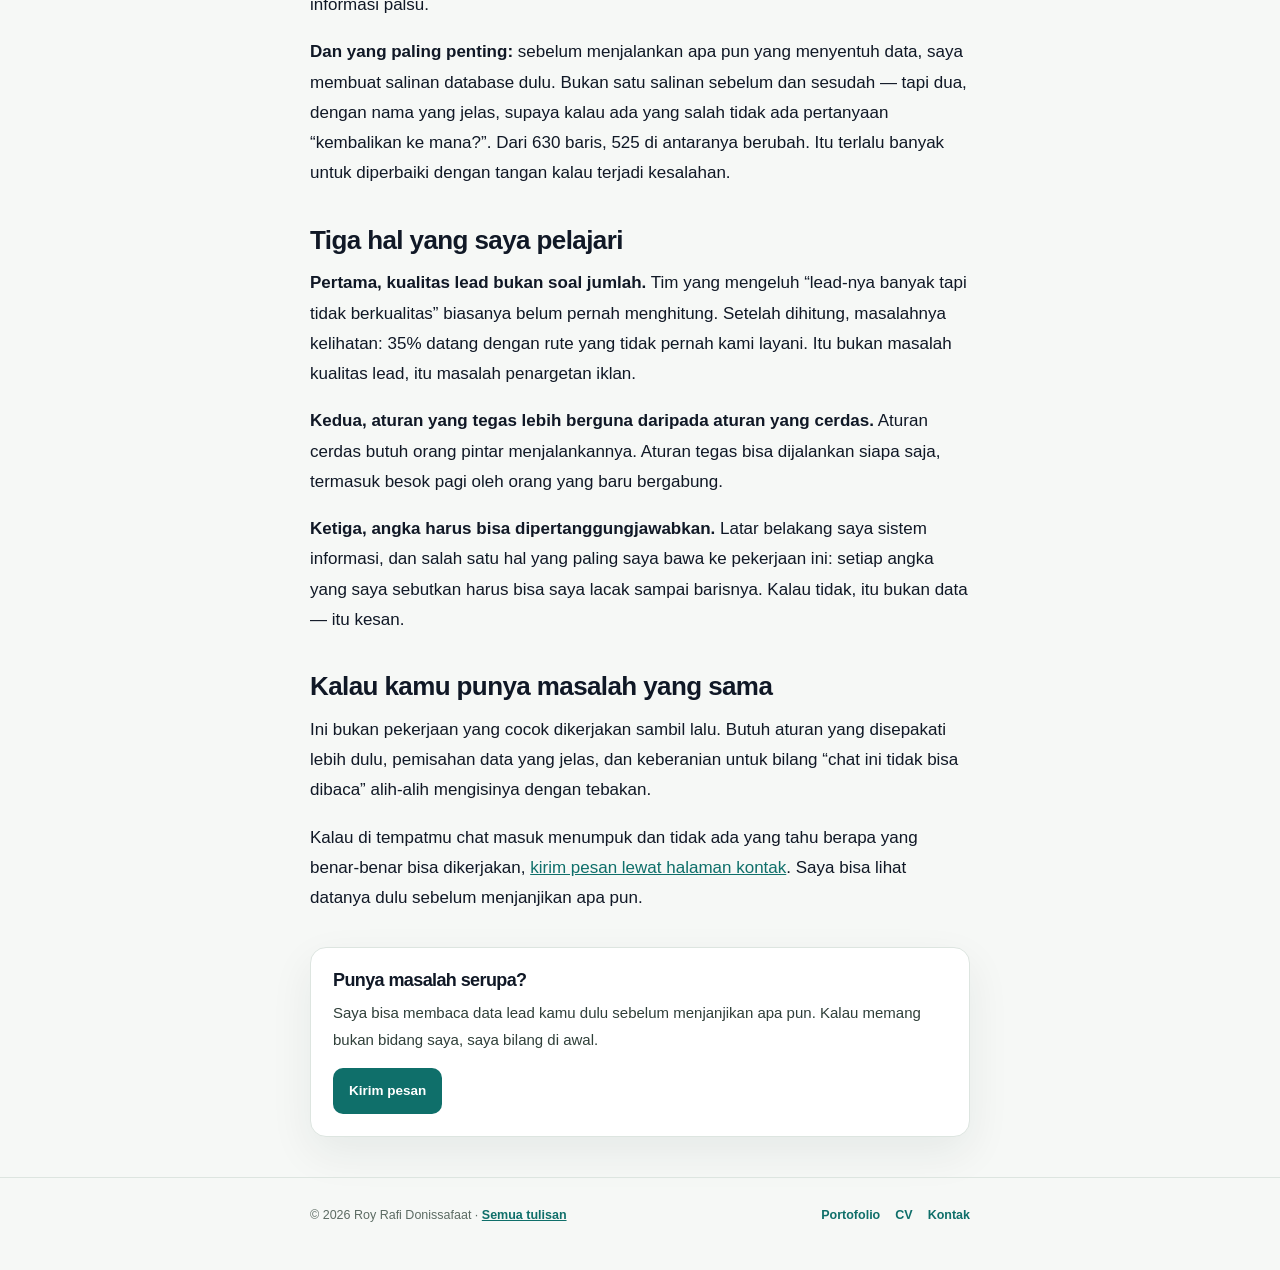
<file: tulisan/klasifikasi-630-chat-lead.html>
<!doctype html>
<html lang="id">
<head>
<meta charset="utf-8">
<meta name="viewport" content="width=device-width, initial-scale=1">
<title>Cara Saya Mengklasifikasi 630 Chat Lead Jadi 7 Kategori — Roy Rafi</title>
<meta name="description" content="Hanya 41 dari 100 chat masuk yang benar-benar bisa dioper. Ini aturan tegas yang saya pakai untuk memisahkan 630 percakapan lead jadi 7 kategori — plus aturan mana yang tidak boleh dilunakkan.">
<meta name="author" content="Roy Rafi Donissafaat">
<meta property="og:type" content="article">
<meta property="og:url" content="https://royrafi.github.io/tulisan/klasifikasi-630-chat-lead.html">
<meta property="og:title" content="Cara Saya Mengklasifikasi 630 Chat Lead Jadi 7 Kategori">
<meta property="og:description" content="Hanya 41 dari 100 chat masuk yang benar-benar bisa dioper. Ini aturan tegas yang saya pakai untuk memisahkan 630 percakapan lead jadi 7 kategori — plus aturan mana yang tidak boleh dilunakkan.">
<meta property="og:image" content="https://royrafi.github.io/img/og-depan.png">
<meta name="twitter:card" content="summary_large_image">
<link rel="canonical" href="https://royrafi.github.io/tulisan/klasifikasi-630-chat-lead.html">
<script type="application/ld+json">
{"@context":"https://schema.org","@type":"BlogPosting","headline":"Cara Saya Mengklasifikasi 630 Chat Lead Jadi 7 Kategori","description":"Hanya 41 dari 100 chat masuk yang benar-benar bisa dioper. Ini aturan tegas yang saya pakai untuk memisahkan 630 percakapan lead jadi 7 kategori — plus aturan mana yang tidak boleh dilunakkan.","datePublished":"2026-11-22","dateModified":"2026-11-22","author":{"@type":"Person","name":"Roy Rafi Donissafaat","url":"https://royrafi.github.io/"},"publisher":{"@type":"Person","name":"Roy Rafi Donissafaat"},"mainEntityOfPage":{"@type":"WebPage","@id":"https://royrafi.github.io/tulisan/klasifikasi-630-chat-lead.html"},"inLanguage":"id","image":"https://royrafi.github.io/img/og-depan.png"}
</script>
<style>
:root{--bg:#f6f8f6;--ink:#101826;--muted:#5c6b63;--line:#dde5e0;--card:#fff;--green:#0f6f6a;--mint:#dff2e9;--soft:#eef5f1;--shadow:0 16px 44px #102d2512}
*{box-sizing:border-box}
html{-webkit-text-size-adjust:100%}
body{margin:0;background:var(--bg);color:var(--ink);font:17px/1.78 -apple-system,BlinkMacSystemFont,"Segoe UI",Roboto,Arial,sans-serif}
a{color:var(--green)}
p{margin:0 0 17px}h1,h2,h3{letter-spacing:-.6px;line-height:1.22;margin:0}
.wrap{max-width:700px;margin:auto;padding:0 20px}
nav.top{border-bottom:1px solid var(--line);background:#f6f8f6ee;position:sticky;top:0;z-index:20;backdrop-filter:blur(8px)}
.nav-in{display:flex;align-items:center;justify-content:space-between;gap:14px;height:62px}
.brand{font-weight:700;font-size:16px;letter-spacing:-.4px;text-decoration:none;color:inherit}
.brand i{font-style:normal;color:var(--green)}
.nav-links{display:flex;gap:18px;font-size:13.5px}
.nav-links a{color:var(--muted);text-decoration:none}
.nav-links a:hover{color:var(--green)}
.btn{display:inline-block;background:var(--green);color:#fff;border-radius:10px;padding:11px 16px;font-weight:700;font-size:13.5px;text-decoration:none}
.btn.sm{padding:8px 13px;font-size:13px}
header{kepala}
.kepala{padding:44px 0 22px}
.eyebrow{color:var(--green);font-weight:800;font-size:11.5px;letter-spacing:.14em;text-transform:uppercase;margin-bottom:10px}
.kepala h1{font-size:clamp(27px,5.2vw,40px)}
.meta{color:var(--muted);font-size:13px;margin-top:14px;display:flex;gap:14px;flex-wrap:wrap}
.ringkas{background:var(--soft);border-left:4px solid var(--green);border-radius:0 12px 12px 0;padding:16px 18px;margin:22px 0 0;font-size:15.5px;color:#2f3f39}
main{padding:8px 0 40px}
main h2{font-size:clamp(21px,3.6vw,26px);margin:36px 0 12px}
main p{margin:0 0 17px}
main ul,main ol{margin:0 0 18px;padding-left:24px}
main li{margin-bottom:8px}
main b{font-weight:700}
.angka-grid{display:grid;grid-template-columns:repeat(auto-fit,minmax(132px,1fr));gap:9px;margin:22px 0 24px}
.angka-item{background:#fff;border:1px solid var(--line);border-radius:13px;padding:14px;text-align:left}
.angka-item b{display:block;font-size:25px;letter-spacing:-1px;color:var(--green);line-height:1.1}
.angka-item span{display:block;font-size:12.5px;color:#2f3f39;margin-top:3px;line-height:1.35}
.angka-item small{display:block;font-size:11.5px;color:var(--muted);margin-top:2px}
.angka-item.utama{background:#0f2d27;border-color:#0f2d27}
.angka-item.utama b{color:#8de0b5}
.angka-item.utama span{color:#b2c9bd}
.angka-item.utama small{color:#8de0b5}
.angka-item.besar{background:#fdf6e7;border-color:#e8d5ac}
.angka-item.besar b{color:#95551a}
.penutup{background:#fff;border:1px solid var(--line);border-radius:16px;padding:22px;margin:34px 0 0;box-shadow:var(--shadow)}
.penutup h3{font-size:18px;margin-bottom:8px}
.penutup p{margin-bottom:14px;font-size:15px;color:#2f3f39}
footer{border-top:1px solid var(--line);padding:26px 0 44px;color:var(--muted);font-size:12.5px}
.foot-in{display:flex;justify-content:space-between;gap:14px;flex-wrap:wrap}
.foot-links{display:flex;gap:15px;flex-wrap:wrap}
.foot-links a{color:var(--green);font-weight:600;text-decoration:none}
@media(max-width:600px){.nav-links{display:none}body{font-size:16.5px}.kepala{padding:32px 0 18px}}
</style>
</head>
<body>
<nav class="top"><div class="wrap nav-in">
  <a class="brand" href="/">roy<span>rafi</span></a>
  <div class="nav-links">
    <a href="/layanan.html">Layanan</a>
    <a href="/portofolio.html">Portofolio</a>
    <a href="/tulisan/">Tulisan</a>
    <a href="/kontak.html">Kontak</a>
  </div>
  <a class="btn sm" href="/kontak.html">Hubungi</a>
</div></nav>
<div class="wrap">
<header class="kepala">
  <div class="eyebrow">Catatan kerja</div>
  <h1>Cara Saya Mengklasifikasi 630 Chat Lead Jadi 7 Kategori</h1>
  <div class="meta"><span>22 November 2026</span><span>8 menit baca</span><span>Audit data &amp; operasional</span></div>
  <div class="ringkas">Hanya 41 dari 100 chat masuk yang benar-benar bisa dioper. Ini aturan tegas yang saya pakai untuk memisahkan 630 percakapan lead jadi 7 kategori — plus aturan mana yang tidak boleh dilunakkan.</div>
</header>
<main>
<p>Ada 7.117 lead di database lead perusahaan tempat saya bekerja. Dua ratus di antaranya masuk setiap pekan. Semuanya berupa percakapan WhatsApp — tidak ada formulir, tidak ada kolom wajib, tidak ada yang memaksa orang menuliskan asal dan tujuan dengan rapi.</p>

<p>Pertanyaannya sederhana: dari semua chat itu, mana yang benar-benar layak dioper ke tim lapangan?</p>

<p>Selama beberapa bulan, pertanyaan itu dijawab dengan cara yang paling mahal: dibaca satu per satu. Tahun 2025 saya mengaudit 630 percakapan di antaranya dan menyusun aturan klasifikasinya. Ini yang saya pelajari.</p>

<h2>Kenapa klasifikasi itu susah</h2>

<p>Bukan karena jumlahnya. Susah karena chat masuk jarang menjelaskan dirinya sendiri.</p>

<p>Ada yang cuma bilang <b>&ldquo;kamu bisa?&rdquo;</b> lalu diam. Ada yang menyebut kota tapi tidak menyebut barangnya. Ada yang menyebut rute yang memang tidak kami layani, dan kalau kelasifikasi otomatisnya salah, orang itu akan ditelepon balik oleh tim yang sebenarnya tidak bisa menolongnya.</p>

<p>Dan ada yang paling menjebak: chat yang menyebut rute dengan lengkap, tapi sebenarnya cuma menanyakan daftar harga.</p>

<h2>Tujuh kategori, dan kenapa harus tujuh</h2>

<p>Bisa saja dibuat tiga kategori: prospek, bukan prospek, tidak jelas. Tapi tiga kategori terlalu kasar — tim lapangan tetap harus membaca ulang untuk tahu apa yang harus dilakukan.</p>

<p>Yang saya pakai ada tujuh, karena tiap kategori menuntut tindakan yang berbeda:</p>

<ol>
<li><b>FCL</b> — menyebut rute dan barang dengan jelas, volume cukup. Ini yang dioper.</li>
<li><b>TIDAK SUPPORT</b> — rutenya jelas, tapi tidak dilayani. Bukan salah orangnya, dan bukan lead buruk: rutenya saja yang tidak ada.</li>
<li><b>RETAIL</b> — mengirim barang satuan, bukan kontainer. Butuh penanganan berbeda.</li>
<li><b>TRUCKING</b> — angkutan darat dalam satu pulau. Bukan ranah pengiriman antar pulau.</li>
<li><b>HANYA MENYAPA</b> — chat masuk, tidak ada isi selain sapaan. Tidak ada yang bisa dikerjakan.</li>
<li><b>OTHER PIC</b> — isinya koordinasi lapangan, bukan permintaan pengiriman.</li>
<li><b>KOSONG</b> — benar-benar tidak ada informasi yang bisa dibaca.</li>
</ol>

<p>Sisanya masuk kategori kecil seperti SALAH SAMBUNG, REFER, dan LCL yang jumlahnya di bawah sepuluh.</p>

<h2>Hasilnya, dari 630 percakapan</h2>

<div class="angka-grid">
  <div class="angka-item utama"><b>260</b><span>FCL — layak dioper</span><small>41%</small></div>
  <div class="angka-item besar"><b>218</b><span>Tidak support</span><small>35%</small></div>
  <div class="angka-item"><b>51</b><span>Retail</span><small>8%</small></div>
  <div class="angka-item"><b>22</b><span>Trucking</span><small>3,5%</small></div>
  <div class="angka-item"><b>22</b><span>Hanya menyapa</span><small>3,5%</small></div>
  <div class="angka-item"><b>18</b><span>Kosong</span><small>2,9%</small></div>
  <div class="angka-item"><b>14</b><span>Other PIC</span><small>2,2%</small></div>
  <div class="angka-item"><b>25</b><span>Kategori kecil</span><small>4%</small></div>
</div>

<p>Artinya begini: <b>hanya 41 dari 100 chat yang benar-benar bisa dioper.</b> Enam dari sepuluh sisanya bukan lead buruk — mereka hanya tidak cocok, atau belum menjelaskan apa pun.</p>

<p>Yang lebih penting untuk tim: dari 630 itu, <b>326 tidak perlu ditindaklanjuti</b> dan <b>210 perlu</b>. Artinya pekerjaan menyaring berubah dari &ldquo;baca semuanya&rdquo; menjadi &ldquo;baca yang sudah ditandai&rdquo;.</p>

<h2>Aturan yang harus tegas, bukan pintar</h2>

<p>Kesalahan terbesar dalam membuat aturan klasifikasi adalah membuatnya terlalu pintar. Kalau aturannya butuh penilaian manusia, aturan itu tidak berguna — karena yang menjalankannya tetap harus berpikir, dan hasilnya akan berbeda tiap orang.</p>

<p>Empat aturan yang saya pakai, semuanya tegas:</p>

<ul>
<li><b>Tanpa rute bukan FCL.</b> Tidak peduli seberapa besar keinginan orang itu mengirim barang.</li>
<li><b>Rute ditolak berarti TIDAK SUPPORT.</b> Kalau percakapannya sendiri menyebut &ldquo;maaf, rute itu belum kami layani&rdquo;, tidak perlu ditafsirkan lagi.</li>
<li><b>Koordinasi lapangan berarti OTHER PIC.</b> Bukan lead, meskipun datang dari nomor yang sama.</li>
<li><b>Chat yang tidak menyebut rute berarti TIDAK SUPPORT.</b> Diam saja bukan tanda minat.</li>
</ul>

<p>Aturan-aturan ini kelihatan terlalu keras. Tapi justru karena keras, aturan ini bisa diajarkan ke orang lain dan hasilnya tetap sama. Aturan yang supel hanya akan berujung pada debat.</p>

<h2>Yang tidak berjalan</h2>

<p>Saya tidak mau menulis seolah semuanya mulus.</p>

<p><b>87 percakapan gagal dibaca otomatis.</b> Dari catatan perbaikan, penyebabnya konsisten: mesin pembaca tidak menemukan rute di dalam teks. Untuk kasus ini saya pakai pembaca bawaan yang lama, bukan menebak. Menebak lebih berbahaya daripada mengaku tidak tahu.</p>

<p><b>86 percakapan tidak menyebut rute sama sekali.</b> Aturannya: pertahankan nilai lama, jangan diisi asal. Kolom kosong itu informasi yang jujur; kolom berisi tebakan itu informasi palsu.</p>

<p><b>Dan yang paling penting:</b> sebelum menjalankan apa pun yang menyentuh data, saya membuat salinan database dulu. Bukan satu salinan sebelum dan sesudah — tapi dua, dengan nama yang jelas, supaya kalau ada yang salah tidak ada pertanyaan &ldquo;kembalikan ke mana?&rdquo;. Dari 630 baris, 525 di antaranya berubah. Itu terlalu banyak untuk diperbaiki dengan tangan kalau terjadi kesalahan.</p>

<h2>Tiga hal yang saya pelajari</h2>

<p><b>Pertama, kualitas lead bukan soal jumlah.</b> Tim yang mengeluh &ldquo;lead-nya banyak tapi tidak berkualitas&rdquo; biasanya belum pernah menghitung. Setelah dihitung, masalahnya kelihatan: 35% datang dengan rute yang tidak pernah kami layani. Itu bukan masalah kualitas lead, itu masalah penargetan iklan.</p>

<p><b>Kedua, aturan yang tegas lebih berguna daripada aturan yang cerdas.</b> Aturan cerdas butuh orang pintar menjalankannya. Aturan tegas bisa dijalankan siapa saja, termasuk besok pagi oleh orang yang baru bergabung.</p>

<p><b>Ketiga, angka harus bisa dipertanggungjawabkan.</b> Latar belakang saya sistem informasi, dan salah satu hal yang paling saya bawa ke pekerjaan ini: setiap angka yang saya sebutkan harus bisa saya lacak sampai barisnya. Kalau tidak, itu bukan data — itu kesan.</p>

<h2>Kalau kamu punya masalah yang sama</h2>

<p>Ini bukan pekerjaan yang cocok dikerjakan sambil lalu. Butuh aturan yang disepakati lebih dulu, pemisahan data yang jelas, dan keberanian untuk bilang &ldquo;chat ini tidak bisa dibaca&rdquo; alih-alih mengisinya dengan tebakan.</p>

<p>Kalau di tempatmu chat masuk menumpuk dan tidak ada yang tahu berapa yang benar-benar bisa dikerjakan, <a href="/kontak.html">kirim pesan lewat halaman kontak</a>. Saya bisa lihat datanya dulu sebelum menjanjikan apa pun.</p>

<div class="penutup">
  <h3>Punya masalah serupa?</h3>
  <p>Saya bisa membaca data lead kamu dulu sebelum menjanjikan apa pun. Kalau memang bukan bidang saya, saya bilang di awal.</p>
  <a class="btn" href="/kontak.html">Kirim pesan</a>
</div>
</main>
</div>
<footer><div class="wrap foot-in">
  <div>&copy; 2026 Roy Rafi Donissafaat &middot; <a href="/tulisan/" style="color:var(--green);font-weight:600">Semua tulisan</a></div>
  <div class="foot-links">
    <a href="/portofolio.html">Portofolio</a>
    <a href="/cv.html">CV</a>
    <a href="/kontak.html">Kontak</a>
  </div>
</div></footer>
</body>
</html>
</file>
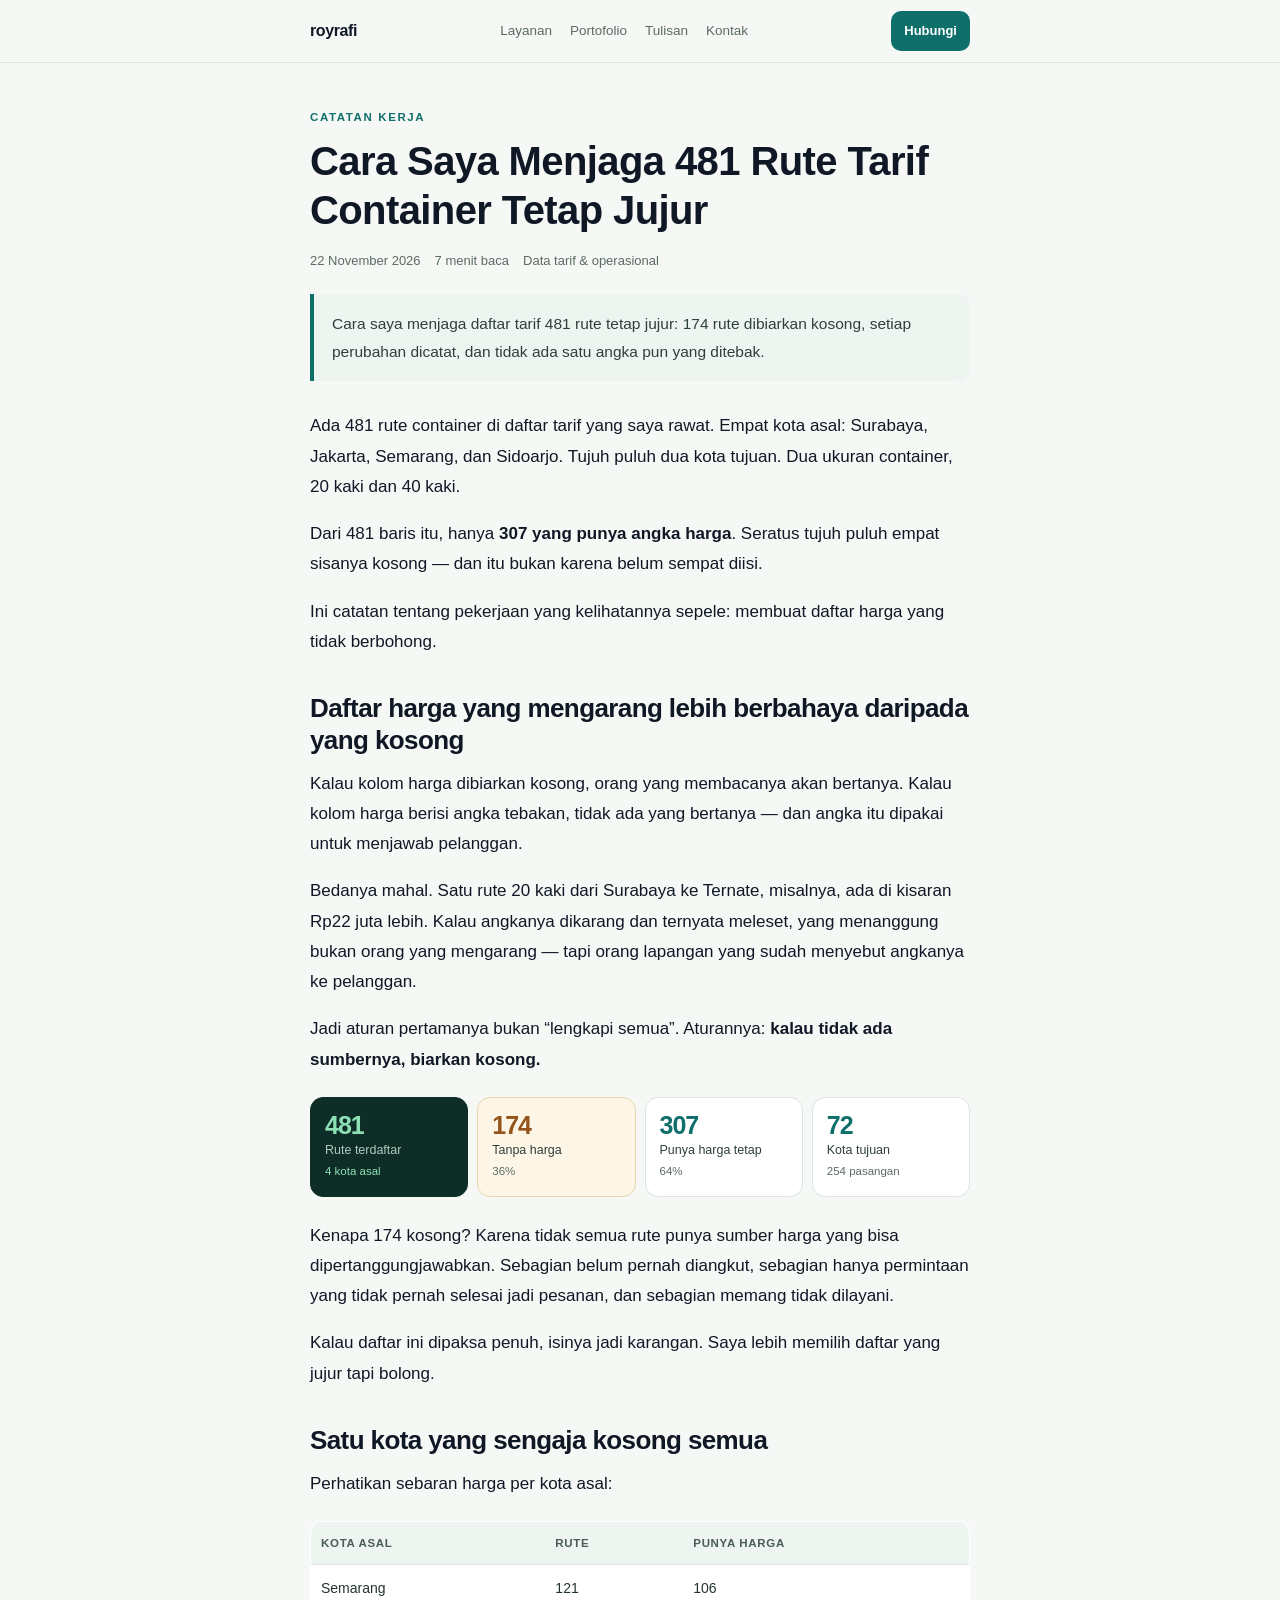
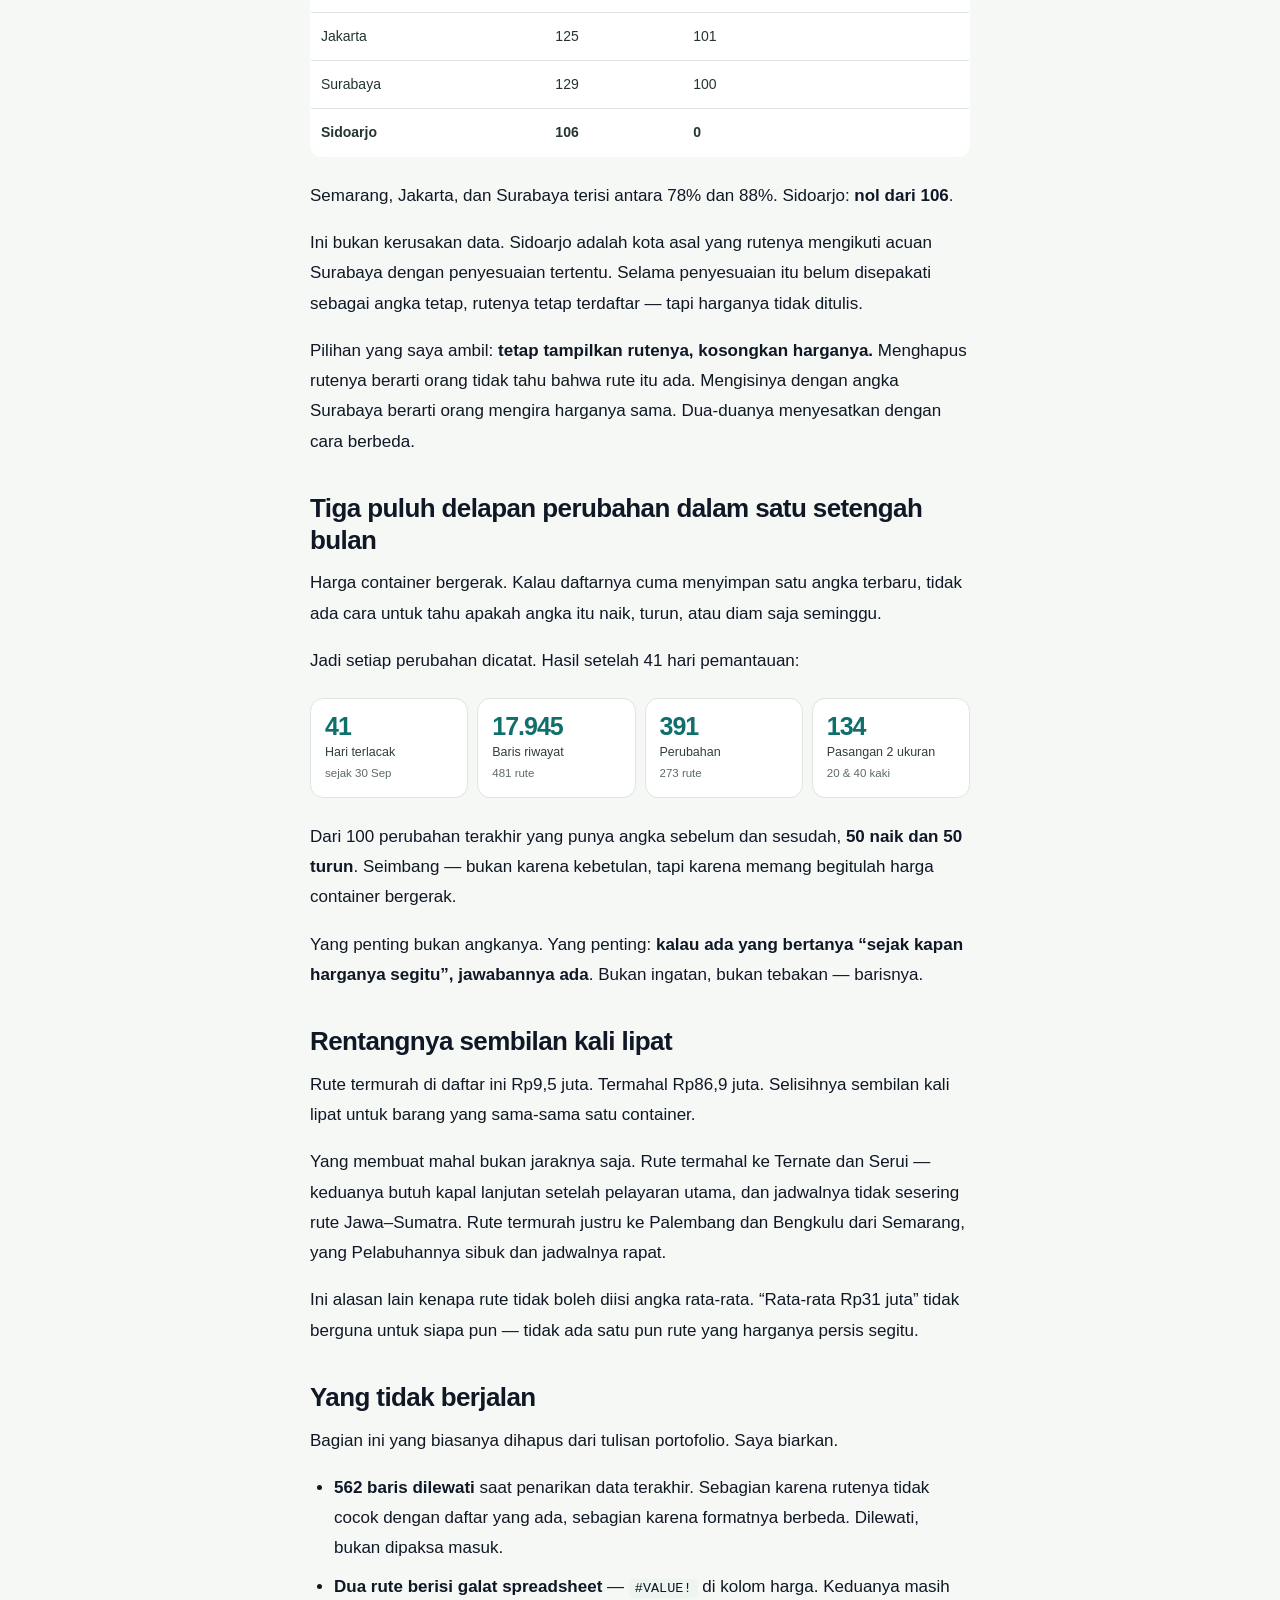
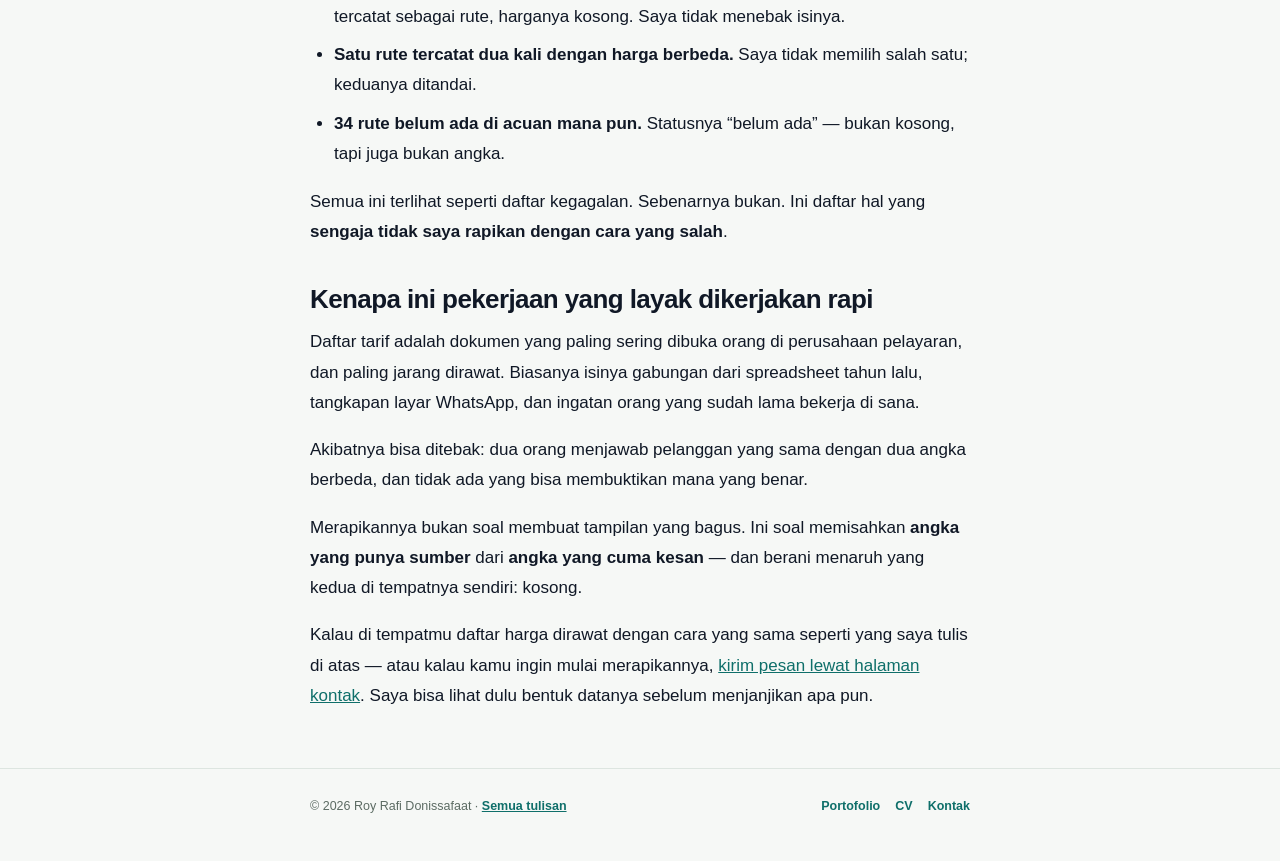
<file: tulisan/tarif-481-rute-container.html>
<!doctype html>
<html lang="id">
<head>
<meta charset="utf-8">
<meta name="viewport" content="width=device-width, initial-scale=1">
<title>Cara Saya Menjaga 481 Rute Tarif Container Tetap Jujur — Roy Rafi</title>
<meta name="description" content="Cara saya menjaga daftar tarif 481 rute tetap jujur: 174 rute dibiarkan kosong, setiap perubahan dicatat, dan tidak ada satu angka pun yang ditebak.">
<meta name="author" content="Roy Rafi Donissafaat">
<meta property="og:type" content="article">
<meta property="og:url" content="https://royrafi.github.io/tulisan/tarif-481-rute-container.html">
<meta property="og:title" content="Cara Saya Menjaga 481 Rute Tarif Container Tetap Jujur">
<meta property="og:description" content="Cara saya menjaga daftar tarif 481 rute tetap jujur: 174 rute dibiarkan kosong, setiap perubahan dicatat, dan tidak ada satu angka pun yang ditebak.">
<meta property="og:image" content="https://royrafi.github.io/img/og-depan.png">
<meta name="twitter:card" content="summary_large_image">
<link rel="canonical" href="https://royrafi.github.io/tulisan/tarif-481-rute-container.html">
<script type="application/ld+json">
{"@context":"https://schema.org","@type":"BlogPosting","headline":"Cara Saya Menjaga 481 Rute Tarif Container Tetap Jujur","description":"Cara saya menjaga daftar tarif 481 rute tetap jujur: 174 rute dibiarkan kosong, setiap perubahan dicatat, dan tidak ada satu angka pun yang ditebak.","datePublished":"2026-11-22","dateModified":"2026-11-22","author":{"@type":"Person","name":"Roy Rafi Donissafaat","url":"https://royrafi.github.io/"},"publisher":{"@type":"Person","name":"Roy Rafi Donissafaat"},"mainEntityOfPage":{"@type":"WebPage","@id":"https://royrafi.github.io/tulisan/tarif-481-rute-container.html"},"inLanguage":"id","image":"https://royrafi.github.io/img/og-depan.png"}
</script>
<style>
:root{--bg:#f6f8f6;--ink:#101826;--muted:#5c6b63;--line:#dde5e0;--card:#fff;--green:#0f6f6a;--mint:#dff2e9;--soft:#eef5f1;--shadow:0 16px 44px #102d2512}
*{box-sizing:border-box}
html{-webkit-text-size-adjust:100%}
body{margin:0;background:var(--bg);color:var(--ink);font:17px/1.78 -apple-system,BlinkMacSystemFont,"Segoe UI",Roboto,Arial,sans-serif}
a{color:var(--green)}
p{margin:0 0 17px}h1,h2,h3{letter-spacing:-.6px;line-height:1.22;margin:0}
.wrap{max-width:700px;margin:auto;padding:0 20px}
nav.top{border-bottom:1px solid var(--line);background:#f6f8f6ee;position:sticky;top:0;z-index:20;backdrop-filter:blur(8px)}
.nav-in{display:flex;align-items:center;justify-content:space-between;gap:14px;height:62px}
.brand{font-weight:700;font-size:16px;letter-spacing:-.4px;text-decoration:none;color:inherit}
.brand i{font-style:normal;color:var(--green)}
.nav-links{display:flex;gap:18px;font-size:13.5px}
.nav-links a{color:var(--muted);text-decoration:none}
.nav-links a:hover{color:var(--green)}
.btn{display:inline-block;background:var(--green);color:#fff;border-radius:10px;padding:11px 16px;font-weight:700;font-size:13.5px;text-decoration:none}
.btn.sm{padding:8px 13px;font-size:13px}
header{kepala}
.kepala{padding:44px 0 22px}
.eyebrow{color:var(--green);font-weight:800;font-size:11.5px;letter-spacing:.14em;text-transform:uppercase;margin-bottom:10px}
.kepala h1{font-size:clamp(27px,5.2vw,40px)}
.meta{color:var(--muted);font-size:13px;margin-top:14px;display:flex;gap:14px;flex-wrap:wrap}
.ringkas{background:var(--soft);border-left:4px solid var(--green);border-radius:0 12px 12px 0;padding:16px 18px;margin:22px 0 0;font-size:15.5px;color:#2f3f39}
main{padding:8px 0 40px}
main h2{font-size:clamp(21px,3.6vw,26px);margin:36px 0 12px}
main p{margin:0 0 17px}
main ul,main ol{margin:0 0 18px;padding-left:24px}
main li{margin-bottom:8px}
main b{font-weight:700}
.angka-grid{display:grid;grid-template-columns:repeat(auto-fit,minmax(132px,1fr));gap:9px;margin:22px 0 24px}
.angka-item{background:#fff;border:1px solid var(--line);border-radius:13px;padding:14px;text-align:left}
.angka-item b{display:block;font-size:25px;letter-spacing:-1px;color:var(--green);line-height:1.1}
.angka-item span{display:block;font-size:12.5px;color:#2f3f39;margin-top:3px;line-height:1.35}
.angka-item small{display:block;font-size:11.5px;color:var(--muted);margin-top:2px}
.angka-item.utama{background:#0f2d27;border-color:#0f2d27}
.angka-item.utama b{color:#8de0b5}
.angka-item.utama span{color:#b2c9bd}
.angka-item.utama small{color:#8de0b5}
.angka-item.besar{background:#fdf6e7;border-color:#e8d5ac}
.angka-item.besar b{color:#95551a}
.penutup{background:#fff;border:1px solid var(--line);border-radius:16px;padding:22px;margin:34px 0 0;box-shadow:var(--shadow)}
.penutup h3{font-size:18px;margin-bottom:8px}
.penutup p{margin-bottom:14px;font-size:15px;color:#2f3f39}
footer{border-top:1px solid var(--line);padding:26px 0 44px;color:var(--muted);font-size:12.5px}
.foot-in{display:flex;justify-content:space-between;gap:14px;flex-wrap:wrap}
.foot-links{display:flex;gap:15px;flex-wrap:wrap}
.foot-links a{color:var(--green);font-weight:600;text-decoration:none}
@media(max-width:600px){.nav-links{display:none}body{font-size:16.5px}.kepala{padding:32px 0 18px}}
</style>
<style>
.tabel-wrap{overflow-x:auto;margin:22px 0 24px;-webkit-overflow-scrolling:touch}
.tabel-wrap table{width:100%;border-collapse:collapse;background:#fff;border:1px solid var(--line);
  border-radius:12px;overflow:hidden;font-size:14px;min-width:340px}
.tabel-wrap th{background:var(--soft);text-align:left;padding:11px 10px;font-size:11.5px;
  letter-spacing:.06em;text-transform:uppercase;color:#4a5c56;font-weight:800}
.tabel-wrap td{padding:11px 10px;border-top:1px solid var(--line);color:#243531}
.tabel-wrap tr:last-child td{border-bottom:0}
code{background:var(--soft);padding:2px 6px;border-radius:5px;font-size:13.5px}
@media(max-width:600px){.tabel-wrap table{font-size:13px}.tabel-wrap th,.tabel-wrap td{padding:9px 8px}}
</style>
</head>
<body>
<nav class="top"><div class="wrap nav-in">
  <a class="brand" href="/">roy<span>rafi</span></a>
  <div class="nav-links">
    <a href="/layanan.html">Layanan</a>
    <a href="/portofolio.html">Portofolio</a>
    <a href="/tulisan/">Tulisan</a>
    <a href="/kontak.html">Kontak</a>
  </div>
  <a class="btn sm" href="/kontak.html">Hubungi</a>
</div></nav>
<div class="wrap">
<header class="kepala">
  <div class="eyebrow">Catatan kerja</div>
  <h1>Cara Saya Menjaga 481 Rute Tarif Container Tetap Jujur</h1>
  <div class="meta"><span>22 November 2026</span><span>7 menit baca</span><span>Data tarif &amp; operasional</span></div>
  <div class="ringkas">Cara saya menjaga daftar tarif 481 rute tetap jujur: 174 rute dibiarkan kosong, setiap perubahan dicatat, dan tidak ada satu angka pun yang ditebak.</div>
</header>
<main>
<p>Ada 481 rute container di daftar tarif yang saya rawat. Empat kota asal: Surabaya, Jakarta, Semarang, dan Sidoarjo. Tujuh puluh dua kota tujuan. Dua ukuran container, 20 kaki dan 40 kaki.</p>

<p>Dari 481 baris itu, hanya <b>307 yang punya angka harga</b>. Seratus tujuh puluh empat sisanya kosong — dan itu bukan karena belum sempat diisi.</p>

<p>Ini catatan tentang pekerjaan yang kelihatannya sepele: membuat daftar harga yang tidak berbohong.</p>

<h2>Daftar harga yang mengarang lebih berbahaya daripada yang kosong</h2>

<p>Kalau kolom harga dibiarkan kosong, orang yang membacanya akan bertanya. Kalau kolom harga berisi angka tebakan, tidak ada yang bertanya — dan angka itu dipakai untuk menjawab pelanggan.</p>

<p>Bedanya mahal. Satu rute 20 kaki dari Surabaya ke Ternate, misalnya, ada di kisaran Rp22 juta lebih. Kalau angkanya dikarang dan ternyata meleset, yang menanggung bukan orang yang mengarang — tapi orang lapangan yang sudah menyebut angkanya ke pelanggan.</p>

<p>Jadi aturan pertamanya bukan &ldquo;lengkapi semua&rdquo;. Aturannya: <b>kalau tidak ada sumbernya, biarkan kosong.</b></p>

<div class="angka-grid">
  <div class="angka-item utama"><b>481</b><span>Rute terdaftar</span><small>4 kota asal</small></div>
  <div class="angka-item besar"><b>174</b><span>Tanpa harga</span><small>36%</small></div>
  <div class="angka-item"><b>307</b><span>Punya harga tetap</span><small>64%</small></div>
  <div class="angka-item"><b>72</b><span>Kota tujuan</span><small>254 pasangan</small></div>
</div>

<p>Kenapa 174 kosong? Karena tidak semua rute punya sumber harga yang bisa dipertanggungjawabkan. Sebagian belum pernah diangkut, sebagian hanya permintaan yang tidak pernah selesai jadi pesanan, dan sebagian memang tidak dilayani.</p>

<p>Kalau daftar ini dipaksa penuh, isinya jadi karangan. Saya lebih memilih daftar yang jujur tapi bolong.</p>

<h2>Satu kota yang sengaja kosong semua</h2>

<p>Perhatikan sebaran harga per kota asal:</p>

<div class="tabel-wrap">
<table>
<thead><tr><th>Kota asal</th><th>Rute</th><th>Punya harga</th></tr></thead>
<tbody>
<tr><td>Semarang</td><td>121</td><td>106</td></tr>
<tr><td>Jakarta</td><td>125</td><td>101</td></tr>
<tr><td>Surabaya</td><td>129</td><td>100</td></tr>
<tr><td><b>Sidoarjo</b></td><td><b>106</b></td><td><b>0</b></td></tr>
</tbody>
</table>
</div>

<p>Semarang, Jakarta, dan Surabaya terisi antara 78% dan 88%. Sidoarjo: <b>nol dari 106</b>.</p>

<p>Ini bukan kerusakan data. Sidoarjo adalah kota asal yang rutenya mengikuti acuan Surabaya dengan penyesuaian tertentu. Selama penyesuaian itu belum disepakati sebagai angka tetap, rutenya tetap terdaftar — tapi harganya tidak ditulis.</p>

<p>Pilihan yang saya ambil: <b>tetap tampilkan rutenya, kosongkan harganya.</b> Menghapus rutenya berarti orang tidak tahu bahwa rute itu ada. Mengisinya dengan angka Surabaya berarti orang mengira harganya sama. Dua-duanya menyesatkan dengan cara berbeda.</p>

<h2>Tiga puluh delapan perubahan dalam satu setengah bulan</h2>

<p>Harga container bergerak. Kalau daftarnya cuma menyimpan satu angka terbaru, tidak ada cara untuk tahu apakah angka itu naik, turun, atau diam saja seminggu.</p>

<p>Jadi setiap perubahan dicatat. Hasil setelah 41 hari pemantauan:</p>

<div class="angka-grid">
  <div class="angka-item"><b>41</b><span>Hari terlacak</span><small>sejak 30 Sep</small></div>
  <div class="angka-item"><b>17.945</b><span>Baris riwayat</span><small>481 rute</small></div>
  <div class="angka-item"><b>391</b><span>Perubahan</span><small>273 rute</small></div>
  <div class="angka-item"><b>134</b><span>Pasangan 2 ukuran</span><small>20 &amp; 40 kaki</small></div>
</div>

<p>Dari 100 perubahan terakhir yang punya angka sebelum dan sesudah, <b>50 naik dan 50 turun</b>. Seimbang — bukan karena kebetulan, tapi karena memang begitulah harga container bergerak.</p>

<p>Yang penting bukan angkanya. Yang penting: <b>kalau ada yang bertanya &ldquo;sejak kapan harganya segitu&rdquo;, jawabannya ada</b>. Bukan ingatan, bukan tebakan — barisnya.</p>

<h2>Rentangnya sembilan kali lipat</h2>

<p>Rute termurah di daftar ini Rp9,5 juta. Termahal Rp86,9 juta. Selisihnya sembilan kali lipat untuk barang yang sama-sama satu container.</p>

<p>Yang membuat mahal bukan jaraknya saja. Rute termahal ke Ternate dan Serui — keduanya butuh kapal lanjutan setelah pelayaran utama, dan jadwalnya tidak sesering rute Jawa–Sumatra. Rute termurah justru ke Palembang dan Bengkulu dari Semarang, yang Pelabuhannya sibuk dan jadwalnya rapat.</p>

<p>Ini alasan lain kenapa rute tidak boleh diisi angka rata-rata. &ldquo;Rata-rata Rp31 juta&rdquo; tidak berguna untuk siapa pun — tidak ada satu pun rute yang harganya persis segitu.</p>

<h2>Yang tidak berjalan</h2>

<p>Bagian ini yang biasanya dihapus dari tulisan portofolio. Saya biarkan.</p>

<ul>
<li><b>562 baris dilewati</b> saat penarikan data terakhir. Sebagian karena rutenya tidak cocok dengan daftar yang ada, sebagian karena formatnya berbeda. Dilewati, bukan dipaksa masuk.</li>
<li><b>Dua rute berisi galat spreadsheet</b> — <code>#VALUE!</code> di kolom harga. Keduanya masih tercatat sebagai rute, harganya kosong. Saya tidak menebak isinya.</li>
<li><b>Satu rute tercatat dua kali dengan harga berbeda.</b> Saya tidak memilih salah satu; keduanya ditandai.</li>
<li><b>34 rute belum ada di acuan mana pun.</b> Statusnya &ldquo;belum ada&rdquo; — bukan kosong, tapi juga bukan angka.</li>
</ul>

<p>Semua ini terlihat seperti daftar kegagalan. Sebenarnya bukan. Ini daftar hal yang <b>sengaja tidak saya rapikan dengan cara yang salah</b>.</p>

<h2>Kenapa ini pekerjaan yang layak dikerjakan rapi</h2>

<p>Daftar tarif adalah dokumen yang paling sering dibuka orang di perusahaan pelayaran, dan paling jarang dirawat. Biasanya isinya gabungan dari spreadsheet tahun lalu, tangkapan layar WhatsApp, dan ingatan orang yang sudah lama bekerja di sana.</p>

<p>Akibatnya bisa ditebak: dua orang menjawab pelanggan yang sama dengan dua angka berbeda, dan tidak ada yang bisa membuktikan mana yang benar.</p>

<p>Merapikannya bukan soal membuat tampilan yang bagus. Ini soal memisahkan <b>angka yang punya sumber</b> dari <b>angka yang cuma kesan</b> — dan berani menaruh yang kedua di tempatnya sendiri: kosong.</p>

<p>Kalau di tempatmu daftar harga dirawat dengan cara yang sama seperti yang saya tulis di atas — atau kalau kamu ingin mulai merapikannya, <a href="/kontak.html">kirim pesan lewat halaman kontak</a>. Saya bisa lihat dulu bentuk datanya sebelum menjanjikan apa pun.</p>
</main>
</div>
<footer><div class="wrap foot-in">
  <div>&copy; 2026 Roy Rafi Donissafaat &middot; <a href="/tulisan/" style="color:var(--green);font-weight:600">Semua tulisan</a></div>
  <div class="foot-links">
    <a href="/portofolio.html">Portofolio</a>
    <a href="/cv.html">CV</a>
    <a href="/kontak.html">Kontak</a>
  </div>
</div></footer>
</body>
</html>
</file>
